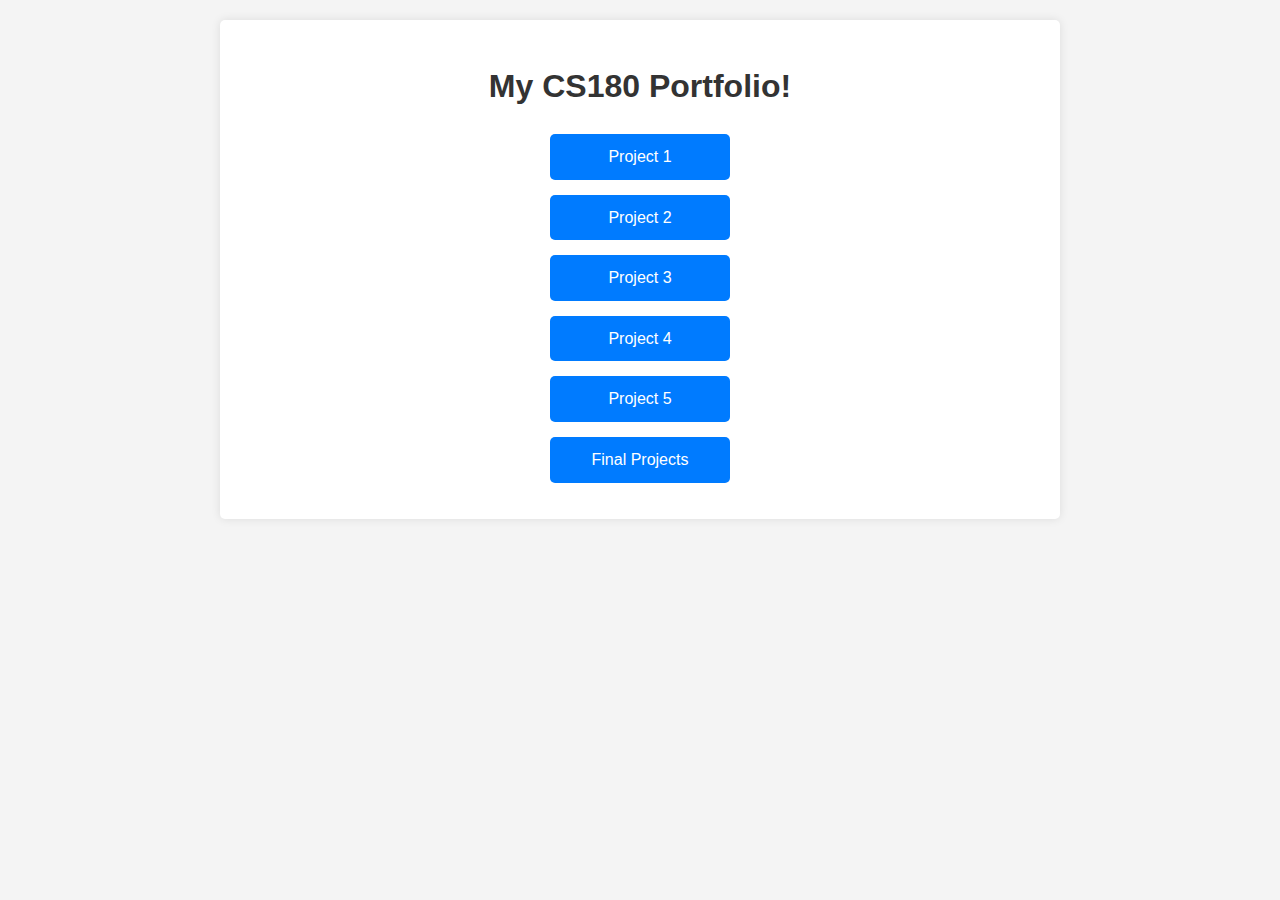
<file: index.html>
<!DOCTYPE html>
<html lang="en">
  <head>
    <meta charset="UTF-8" />
    <meta name="viewport" content="width=device-width, initial-scale=1.0" />
    <style>
      body {
        font-family: Arial, sans-serif;
        line-height: 1.6;
        margin: 0;
        padding: 20px;
        background-color: #f4f4f4;
      }
      .container {
        max-width: 800px;
        margin: 0 auto;
        background-color: white;
        padding: 20px;
        border-radius: 5px;
        box-shadow: 0 0 10px rgba(0, 0, 0, 0.1);
      }
      h1 {
        color: #333;
        text-align: center;
      }
      .project-links {
        list-style-type: none;
        padding: 0;
        text-align: center;
      }
      .project-links li {
        margin-bottom: 15px;
      }
      .project-links a {
        display: inline-block;
        padding: 10px 15px;
        background-color: #007bff;
        color: white;
        text-decoration: none;
        border-radius: 5px;
        transition: background-color 0.3s;
        min-width: 150px;
      }
      .project-links a:hover {
        background-color: #0056b3;
      }
    </style>
  </head>
  <body>
    <div class="container">
      <h1>My CS180 Portfolio!</h1>
      <ul class="project-links">
        <li><a href="./proj1/index.html">Project 1</a></li>
        <li><a href="./proj2/index.html">Project 2</a></li>
        <li><a href="./proj3/index.html">Project 3</a></li>
        <li><a href="./proj4/index.html">Project 4</a></li>
        <li><a href="./proj5/index.html">Project 5</a></li>
        <li><a href="./final_proj/index.html">Final Projects</a></li>
      </ul>
    </div>
  </body>
</html>
</file>
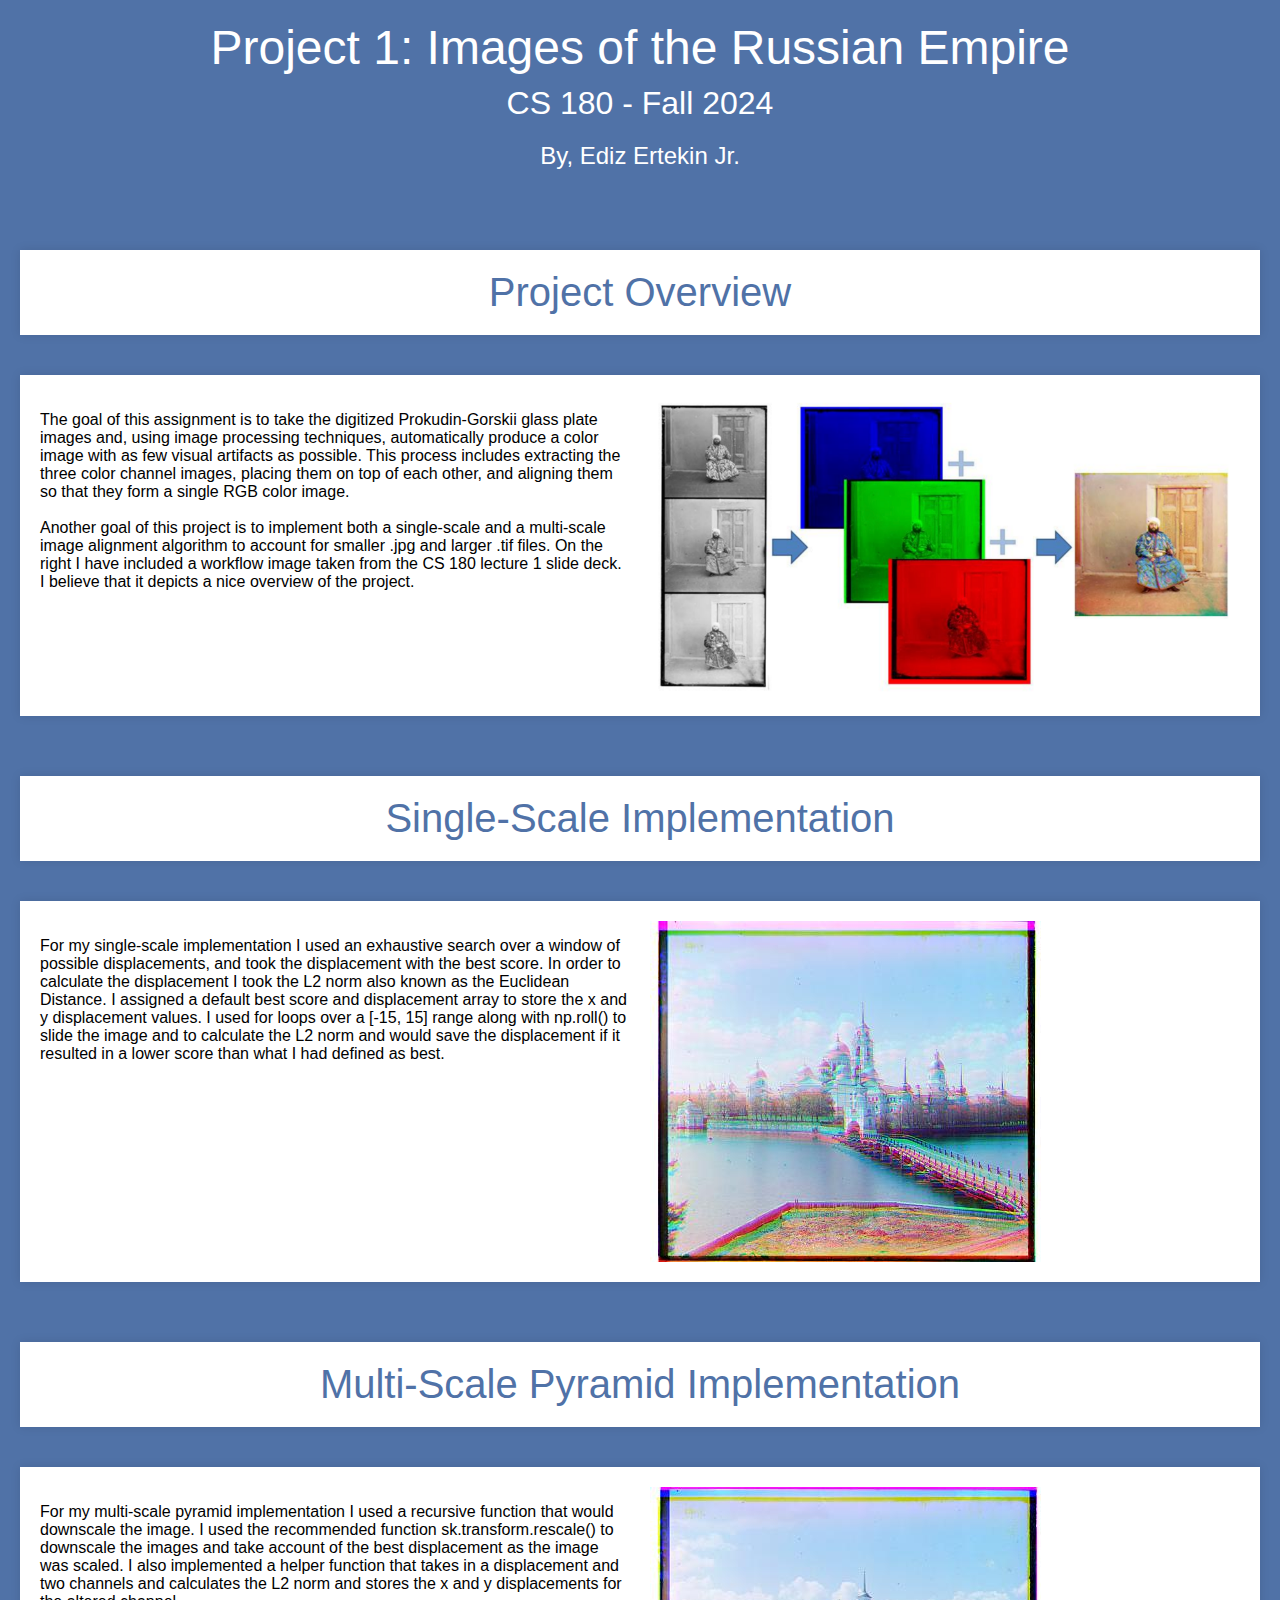
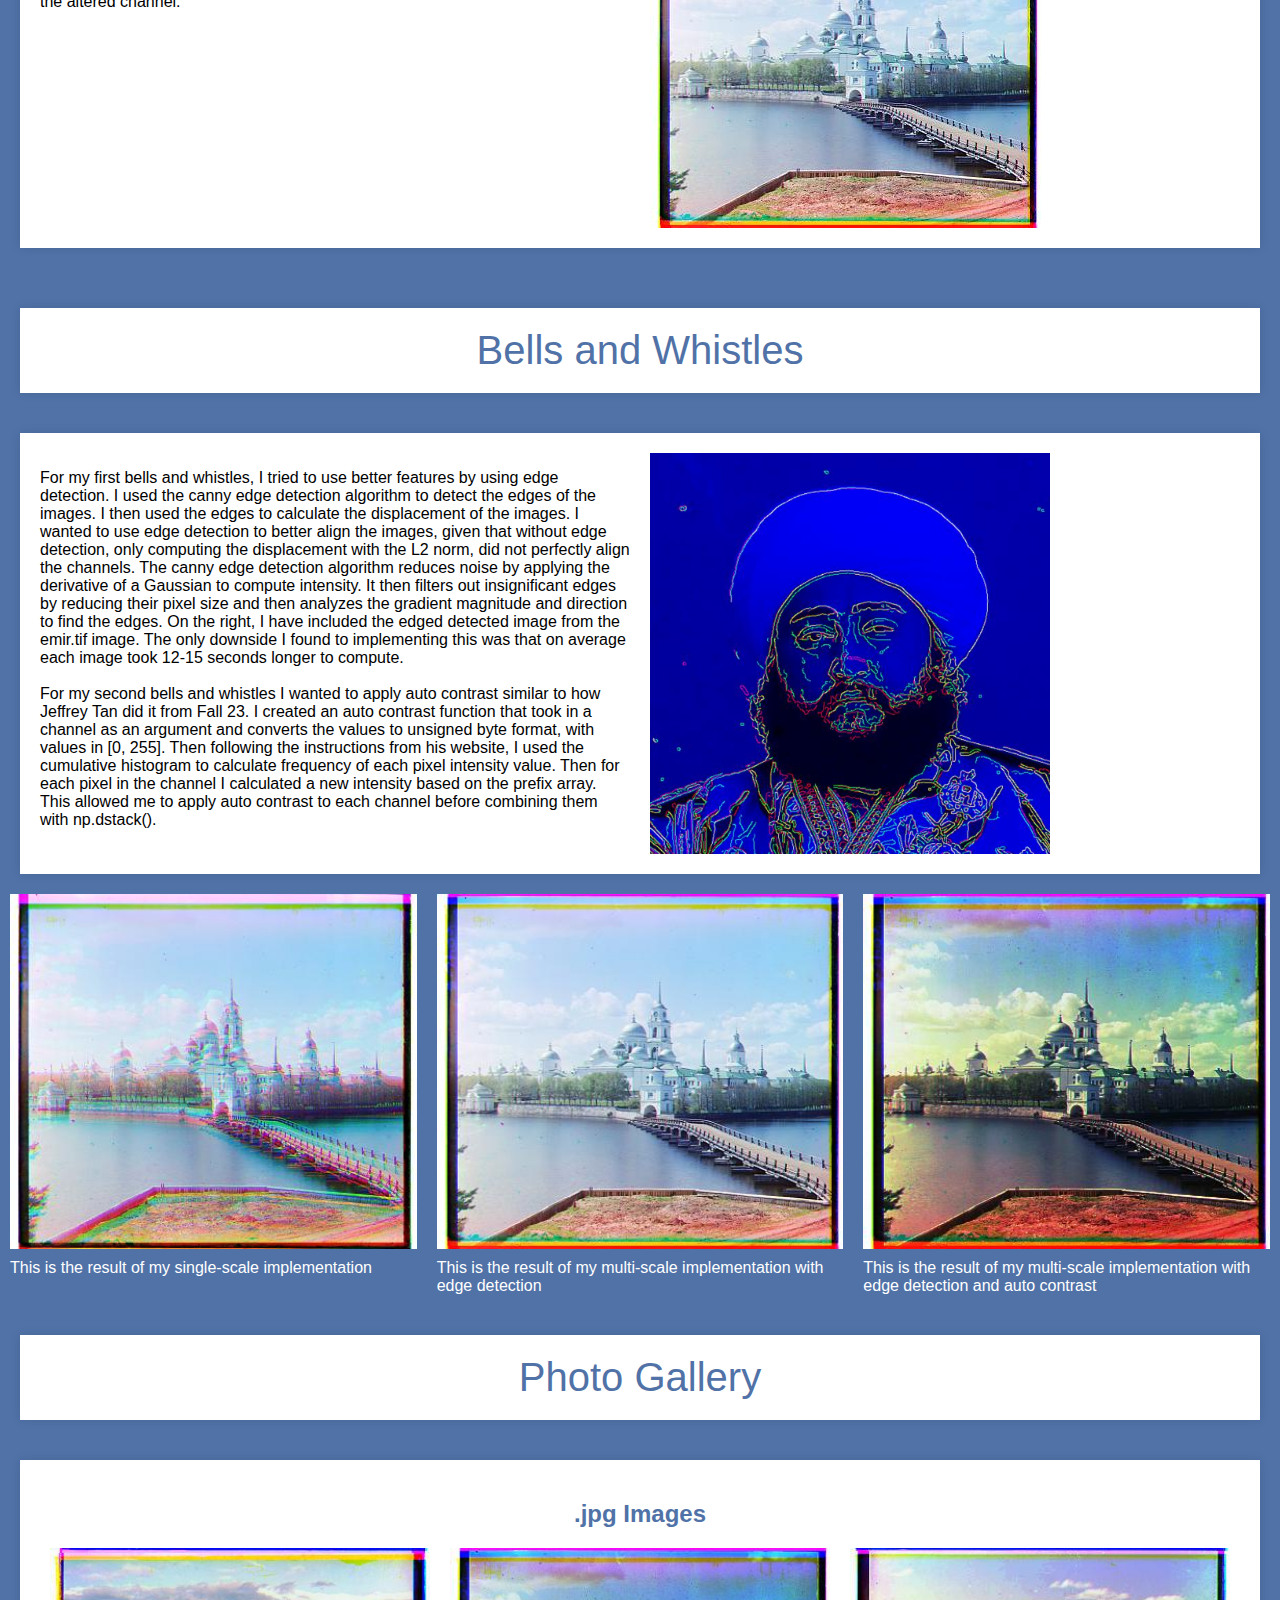
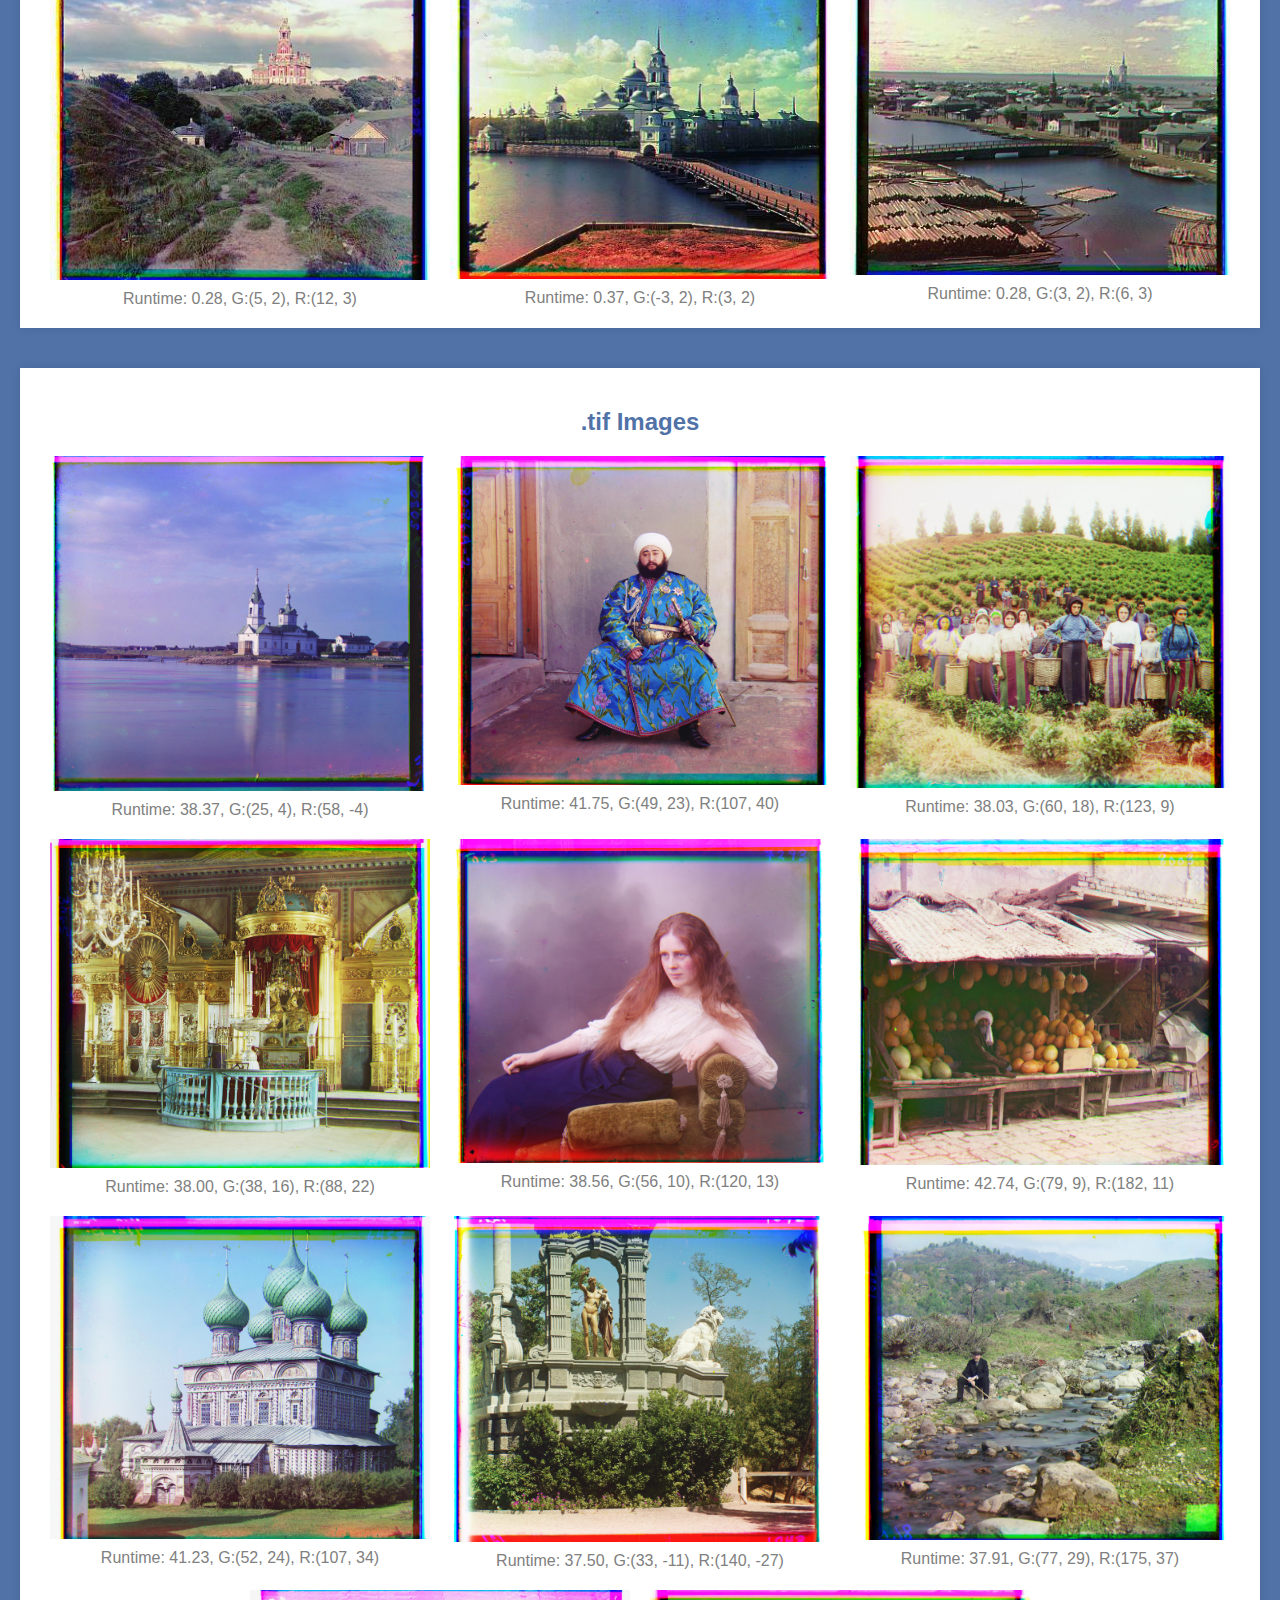
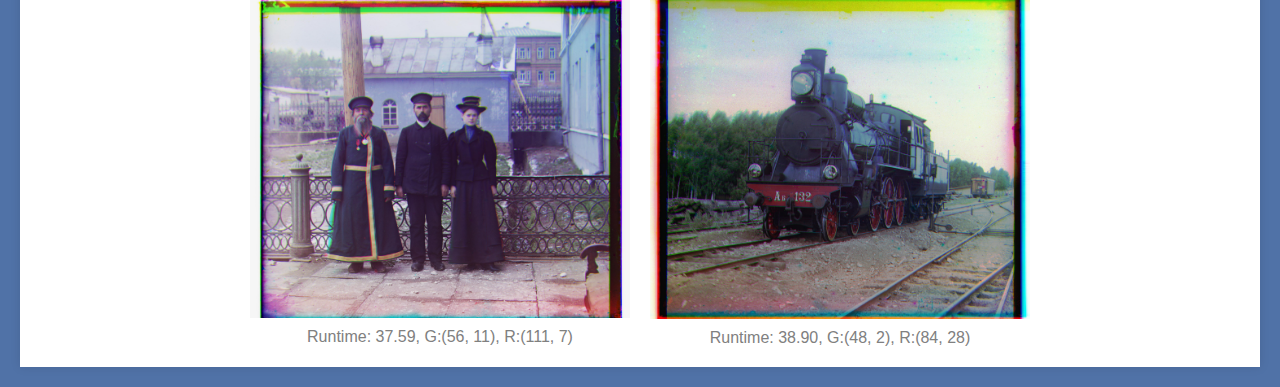
<file: proj1/index.html>
<!DOCTYPE html>
<html>
  <head>
    <title>Project 1</title>
    <style>
      body {
        font-family: Arial, sans-serif;
        margin: 0;
        padding: 0;
        background-color: #5072a7; /* Background color */
        color: white; /* Font color */
        display: flex;
        flex-direction: column;
        align-items: center;
      }
      .container {
        text-align: center;
        padding: 20px;
      }
      .title {
        font-size: 3em;
        margin-bottom: 10px;
      }
      .subtitle {
        font-size: 2em;
        margin-bottom: 20px;
      }
      .author {
        font-size: 1.5em;
        margin-bottom: 20px;
      }
      .content {
        display: flex;
        justify-content: center;
        align-items: flex-start;
        width: 100%;
        max-width: 1200px;
        margin: 20px 0;
        padding: 20px;
        background-color: #fff;
        box-shadow: 0 0 10px rgba(0, 0, 0, 0.1);
        color: black; /* Ensure text inside content sections is readable */
      }
      .text-box {
        flex: 1;
        margin-right: 20px;
      }
      .image {
        flex: 1;
      }
      .image img {
        max-width: 100%;
        height: auto;
        display: block;
      }
      .partition {
        width: 100%;
        max-width: 1200px;
        margin: 20px auto;
        padding: 20px;
        background-color: #fff;
        box-shadow: 0 0 10px rgba(0, 0, 0, 0.1);
        text-align: center;
      }
      .image-row {
        display: flex;
        flex-wrap: wrap;
        gap: 20px; /* Space between images */
        justify-content: center;
      }
      .image-item {
        flex: 1 1 calc(33.333% - 20px); /* 3 items per row minus gap */
        box-sizing: border-box;
        max-width: calc(33.333% - 20px); /* Ensure no overflow */
      }
      .image-item img {
        width: 100%;
        height: auto;
        display: block;
      }
      .caption {
        margin-top: 10px;
        font-size: 1em;
        color: grey;
      }
      .caption2 {
        margin-top: 10px;
        font-size: 1em;
        color: white;
      }
      .section-header {
        font-size: 2.5em;
        margin: 40px 0 20px;
        text-align: center;
        color: #5072a7; /* Slightly darker section header color */
      }
      .blue-text {
        color: #5072a7;
      }
      .white-text {
        color: white;
      }
    </style>
  </head>
  <body>
    <div class="container">
      <div class="title">Project 1: Images of the Russian Empire</div>
      <div class="subtitle">CS 180 - Fall 2024</div>
      <div class="author">By, Ediz Ertekin Jr.</div>
    </div>

    <div class="partition section-header">Project Overview</div>
    <div class="content">
      <div class="text-box">
        <p>
          The goal of this assignment is to take the digitized Prokudin-Gorskii
          glass plate images and, using image processing techniques,
          automatically produce a color image with as few visual artifacts as
          possible. This process includes extracting the three color channel
          images, placing them on top of each other, and aligning them so that
          they form a single RGB color image. <br /><br />
          Another goal of this project is to implement both a single-scale and a
          multi-scale image alignment algorithm to account for smaller .jpg and
          larger .tif files. On the right I have included a workflow image taken
          from the CS 180 lecture 1 slide deck. I believe that it depicts a nice
          overview of the project.
        </p>
      </div>
      <div class="image">
        <img src="photos/transition.png" alt="Intro Pic" />
      </div>
    </div>

    <div class="partition section-header">Single-Scale Implementation</div>
    <div class="content">
      <div class="text-box">
        <p>
          For my single-scale implementation I used an exhaustive search over a
          window of possible displacements, and took the displacement with the
          best score. In order to calculate the displacement I took the L2 norm
          also known as the Euclidean Distance. I assigned a default best score
          and displacement array to store the x and y displacement values. I
          used for loops over a [-15, 15] range along with np.roll() to slide
          the image and to calculate the L2 norm and would save the displacement
          if it resulted in a lower score than what I had defined as best.
        </p>
      </div>
      <div class="image">
        <img src="photos/monastery_aligned_naive.jpg" alt="Emir Selfie" />
      </div>
    </div>

    <div class="partition section-header">
      Multi-Scale Pyramid Implementation
    </div>
    <div class="content">
      <div class="text-box">
        <p>
          For my multi-scale pyramid implementation I used a recursive function
          that would downscale the image. I used the recommended function
          sk.transform.rescale() to downscale the images and take account of the
          best displacement as the image was scaled. I also implemented a helper
          function that takes in a displacement and two channels and calculates
          the L2 norm and stores the x and y displacements for the altered
          channel.
        </p>
      </div>
      <div class="image">
        <img src="photos/monastery.jpg" alt="Emir Selfie" />
      </div>
    </div>

    <div class="partition section-header">Bells and Whistles</div>
    <div class="content">
      <div class="text-box">
        <p>
          For my first bells and whistles, I tried to use better features by
          using edge detection. I used the canny edge detection algorithm to
          detect the edges of the images. I then used the edges to calculate the
          displacement of the images. I wanted to use edge detection to better
          align the images, given that without edge detection, only computing
          the displacement with the L2 norm, did not perfectly align the
          channels. The canny edge detection algorithm reduces noise by applying
          the derivative of a Gaussian to compute intensity. It then filters out
          insignificant edges by reducing their pixel size and then analyzes the
          gradient magnitude and direction to find the edges. On the right, I
          have included the edged detected image from the emir.tif image. The
          only downside I found to implementing this was that on average each
          image took 12-15 seconds longer to compute.<br /><br />

          For my second bells and whistles I wanted to apply auto contrast
          similar to how Jeffrey Tan did it from Fall 23. I created an auto
          contrast function that took in a channel as an argument and converts
          the values to unsigned byte format, with values in [0, 255]. Then
          following the instructions from his website, I used the cumulative
          histogram to calculate frequency of each pixel intensity value. Then
          for each pixel in the channel I calculated a new intensity based on
          the prefix array. This allowed me to apply auto contrast to each
          channel before combining them with np.dstack().
        </p>
      </div>
      <div class="image">
        <img src="photos/emir_headshot.png" alt="Emir Selfie" width="400" />
      </div>
    </div>

    <div class="image-row">
      <div class="image-item">
        <img src="photos/monastery_aligned_naive.jpg" alt="Monastery Image" />
        <div class="caption2">
          This is the result of my single-scale implementation
        </div>
      </div>
      <div class="image-item">
        <img src="photos/monastery.jpg" alt="Monastery Image" />
        <div class="caption2">
          This is the result of my multi-scale implementation with edge
          detection
        </div>
      </div>
      <div class="image-item">
        <img src="photos/monastery_contrast.jpg" alt="Monastery Image" />
        <div class="caption2">
          This is the result of my multi-scale implementation with edge
          detection and auto contrast
        </div>
      </div>
    </div>

    <div class="partition section-header">Photo Gallery</div>
    <div class="partition">
      <h2 class="blue-text">.jpg Images</h2>
      <div class="image-row">
        <div class="image-item">
          <img src="photos/cathedral.jpg" alt="Cathedral Image" />
          <div class="caption">Runtime: 0.28, G:(5, 2), R:(12, 3)</div>
        </div>
        <div class="image-item">
          <img src="photos/monastery_contrast.jpg" alt="Monastery Image" />
          <div class="caption">Runtime: 0.37, G:(-3, 2), R:(3, 2)</div>
        </div>
        <div class="image-item">
          <img src="photos/tobolsk.jpg" alt="Tobolsk Image" />
          <div class="caption">Runtime: 0.28, G:(3, 2), R:(6, 3)</div>
        </div>
      </div>
    </div>

    <div class="partition">
      <h2 class="blue-text">.tif Images</h2>
      <div class="image-row">
        <div class="image-item">
          <img src="photos/church.jpg" alt="Church Image" />
          <div class="caption">Runtime: 38.37, G:(25, 4), R:(58, -4)</div>
        </div>
        <div class="image-item">
          <img src="photos/emir.jpg" alt="Emir Image" />
          <div class="caption">Runtime: 41.75, G:(49, 23), R:(107, 40)</div>
        </div>
        <div class="image-item">
          <img src="photos/harvesters.jpg" alt="Harvesters Image" />
          <div class="caption">Runtime: 38.03, G:(60, 18), R:(123, 9)</div>
        </div>
        <div class="image-item">
          <img src="photos/icon.jpg" alt="Icon Image" />
          <div class="caption">Runtime: 38.00, G:(38, 16), R:(88, 22)</div>
        </div>
        <div class="image-item">
          <img src="photos/lady.jpg" alt="Lady Image" />
          <div class="caption">Runtime: 38.56, G:(56, 10), R:(120, 13)</div>
        </div>
        <div class="image-item">
          <img src="photos/melons.jpg" alt="Melons Image" />
          <div class="caption">Runtime: 42.74, G:(79, 9), R:(182, 11)</div>
        </div>
        <div class="image-item">
          <img src="photos/onion_church.jpg" alt="Onion Church Image" />
          <div class="caption">Runtime: 41.23, G:(52, 24), R:(107, 34)</div>
        </div>
        <div class="image-item">
          <img src="photos/sculpture.jpg" alt="Sculpture Image" />
          <div class="caption">Runtime: 37.50, G:(33, -11), R:(140, -27)</div>
        </div>
        <div class="image-item">
          <img src="photos/self_portrait.jpg" alt="Self Portrait Image" />
          <div class="caption">Runtime: 37.91, G:(77, 29), R:(175, 37)</div>
        </div>
        <div class="image-item">
          <img src="photos/three_generations.jpg" alt="Generations Image" />
          <div class="caption">Runtime: 37.59, G:(56, 11), R:(111, 7)</div>
        </div>
        <div class="image-item">
          <img src="photos/train.jpg" alt="Train Image" />
          <div class="caption">Runtime: 38.90, G:(48, 2), R:(84, 28)</div>
        </div>
      </div>
    </div>
  </body>
</html>
</file>
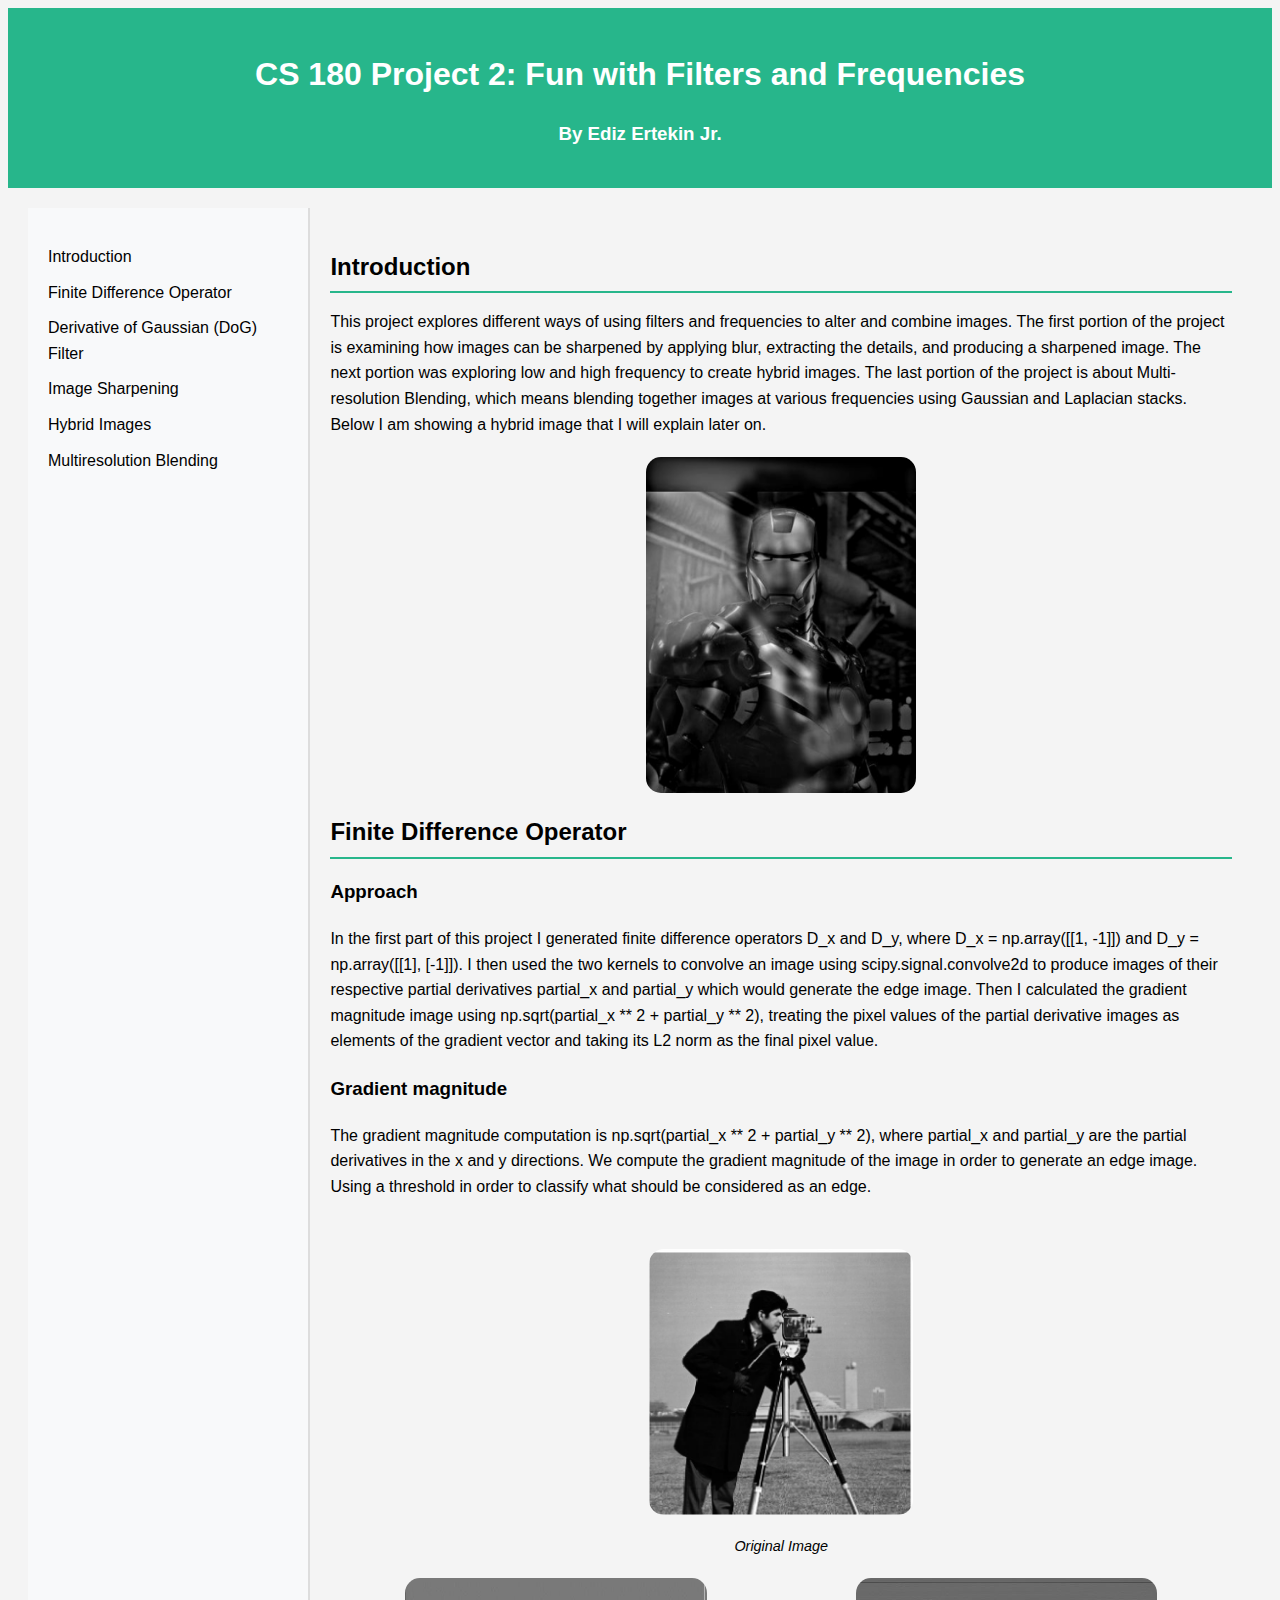
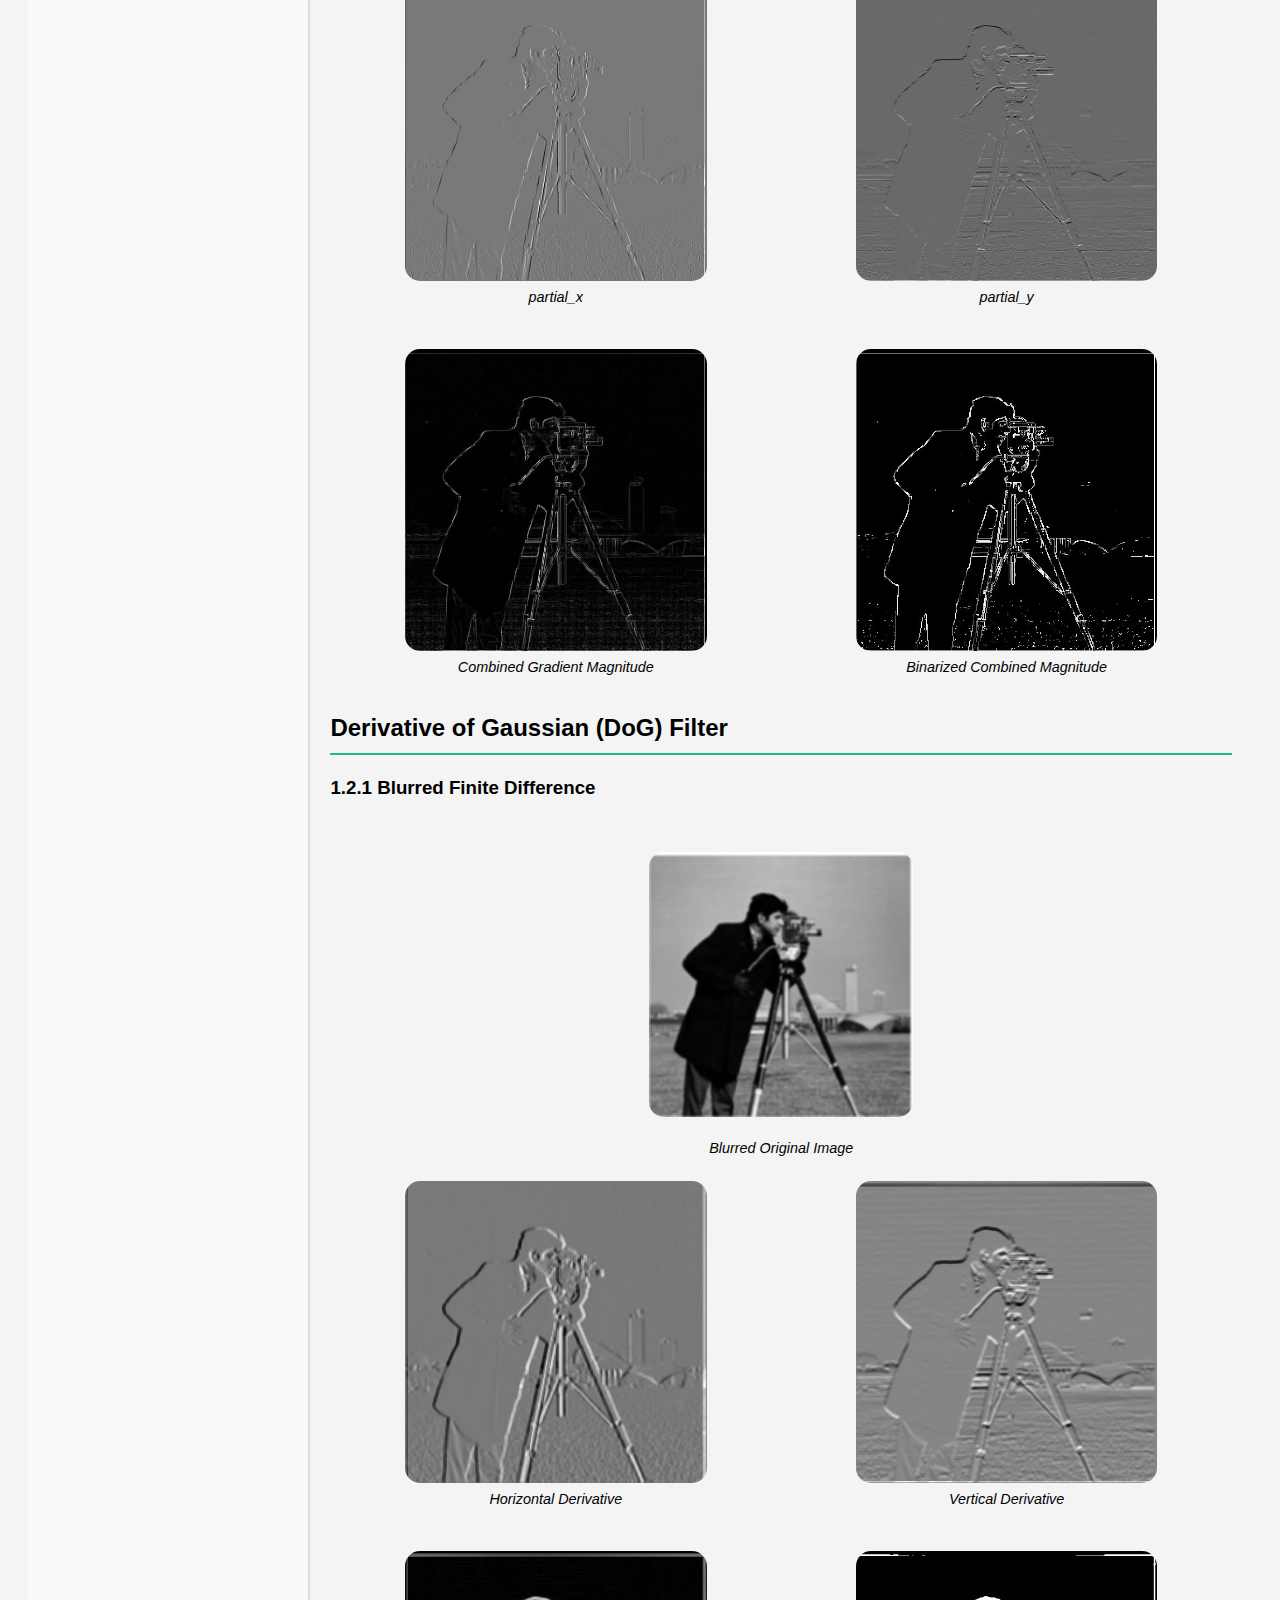
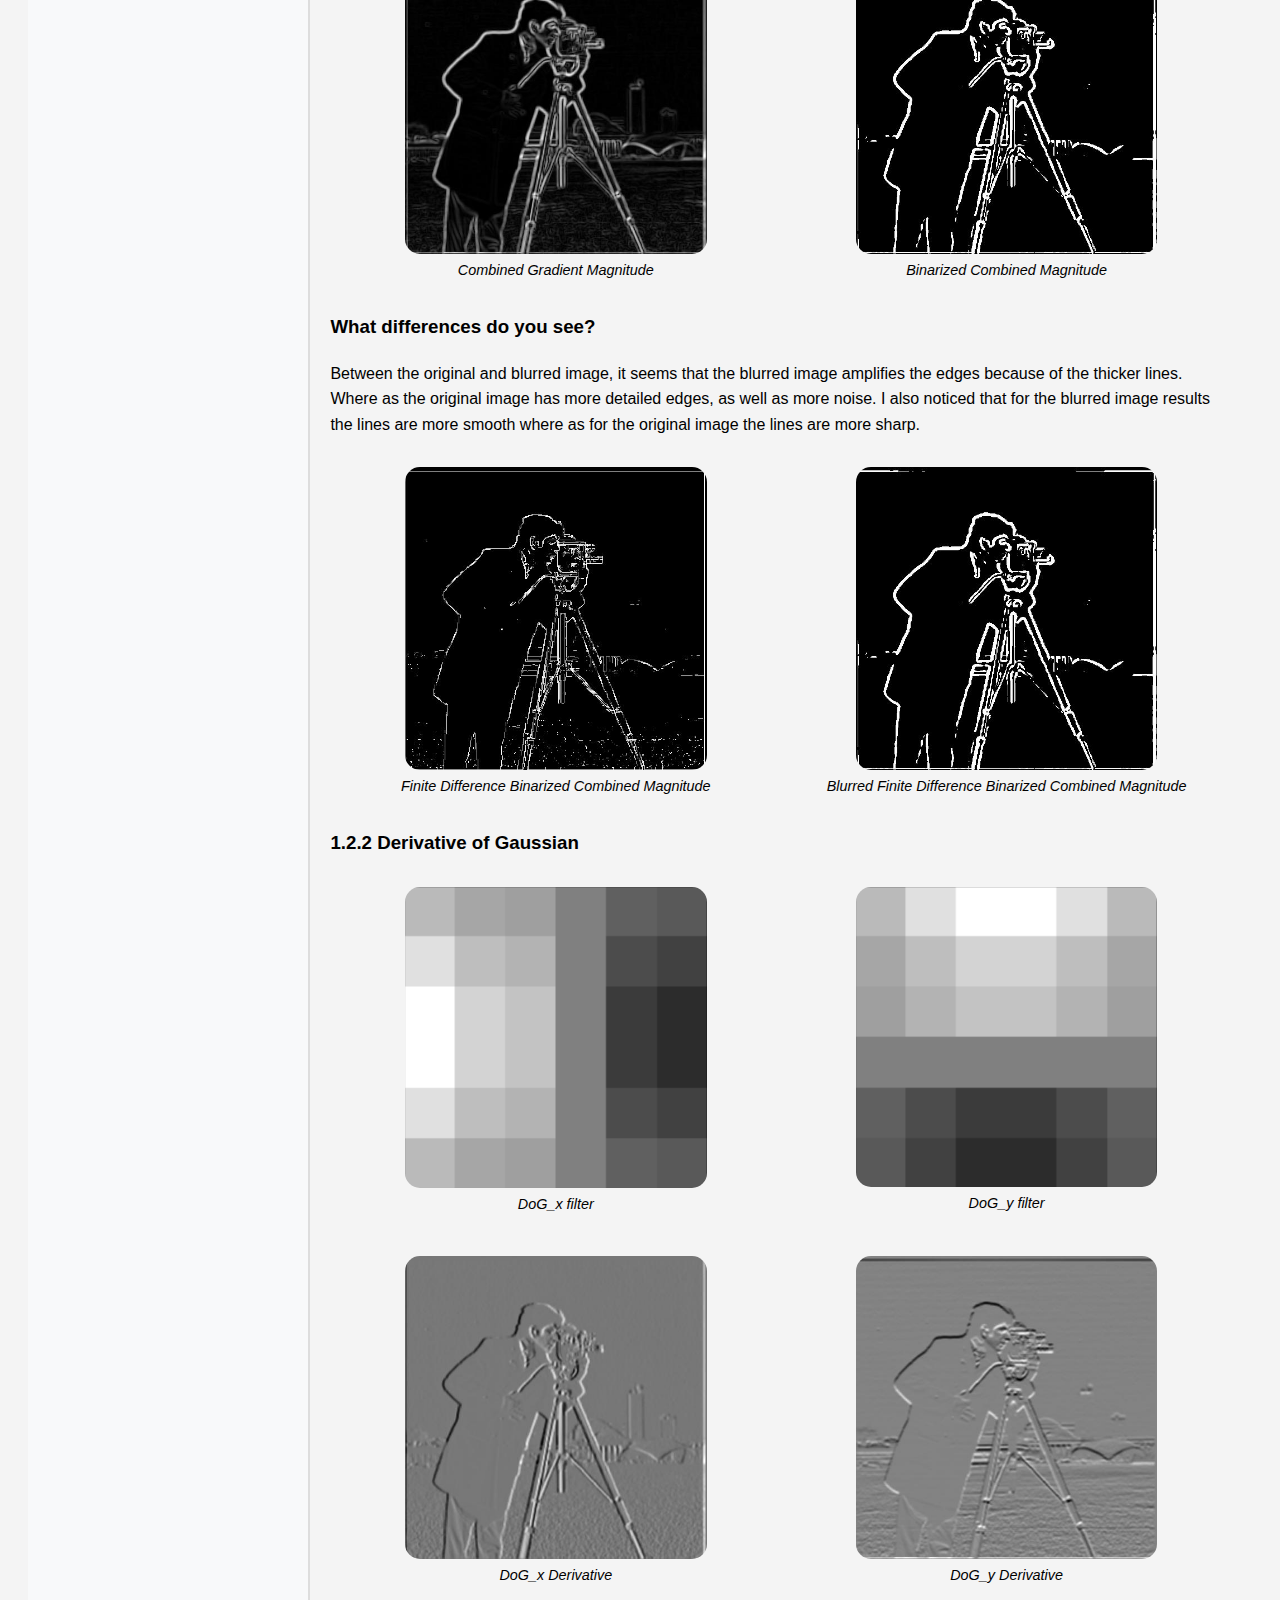
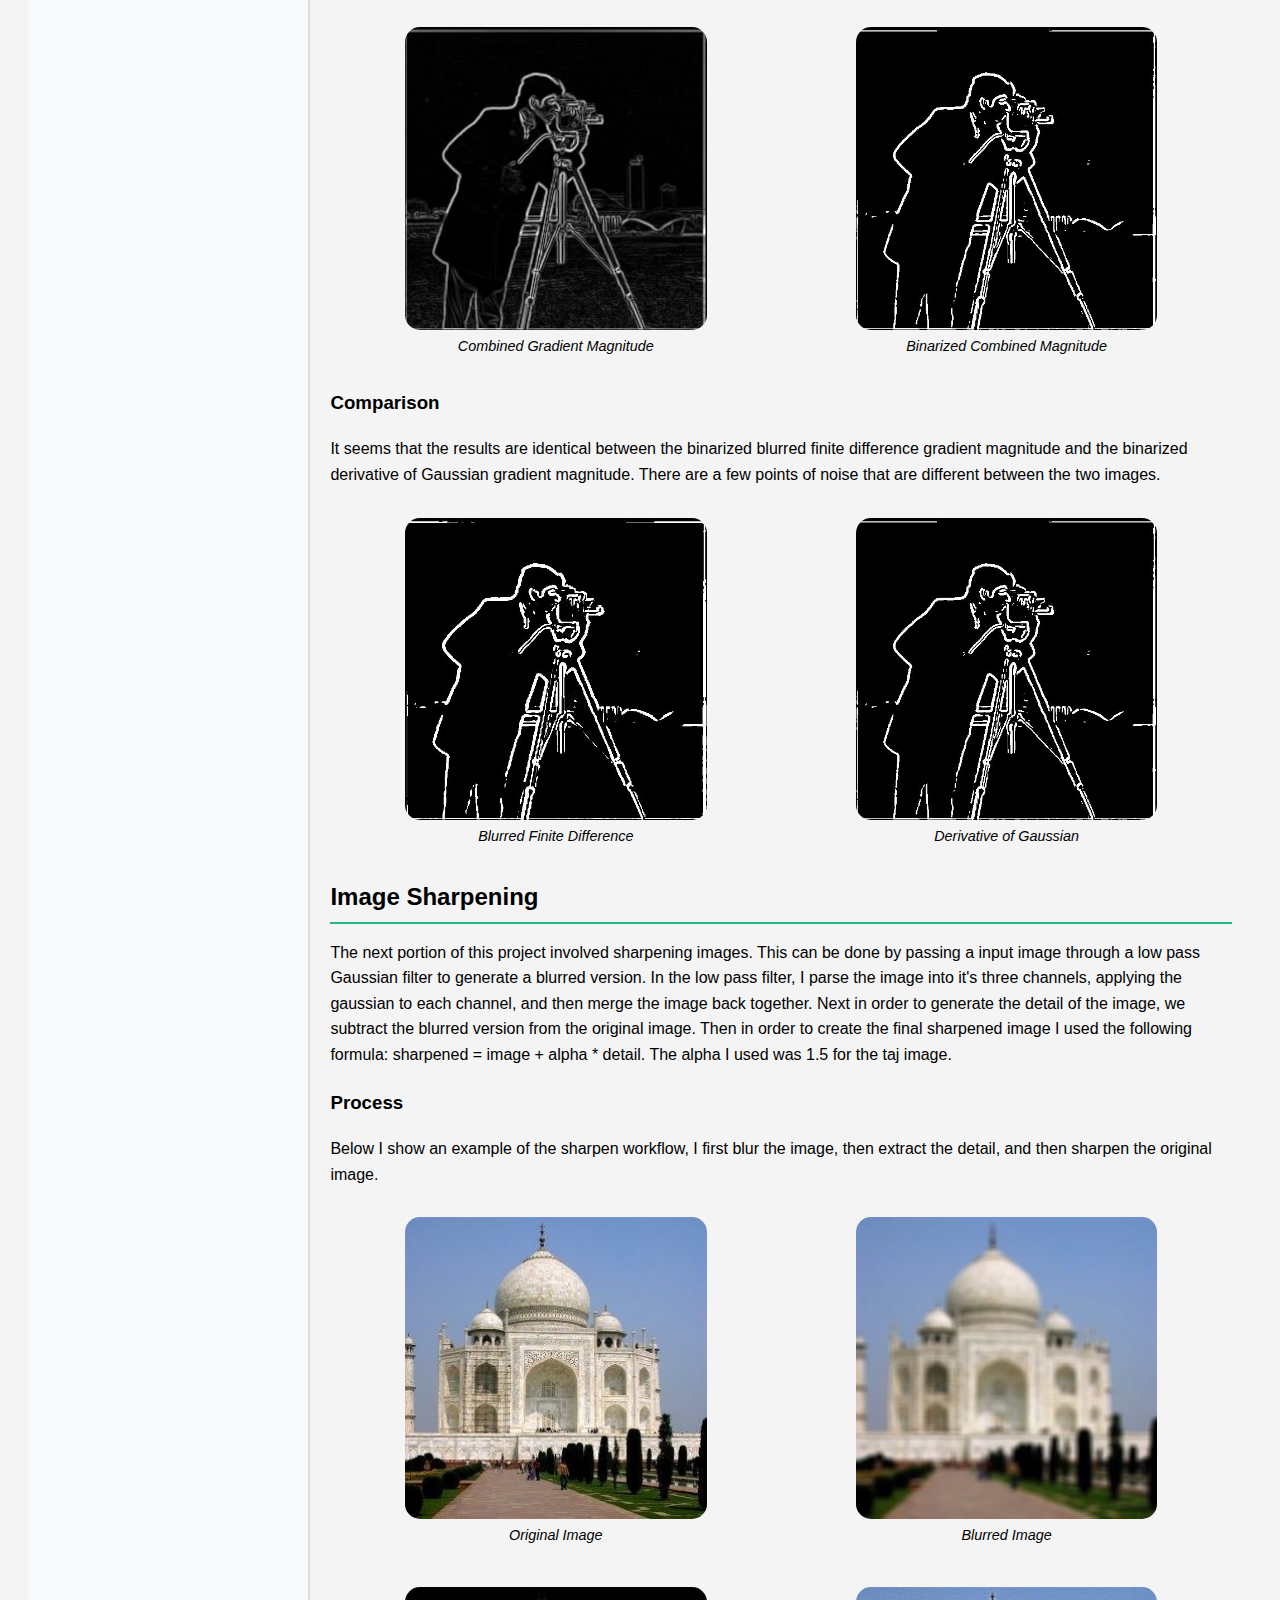
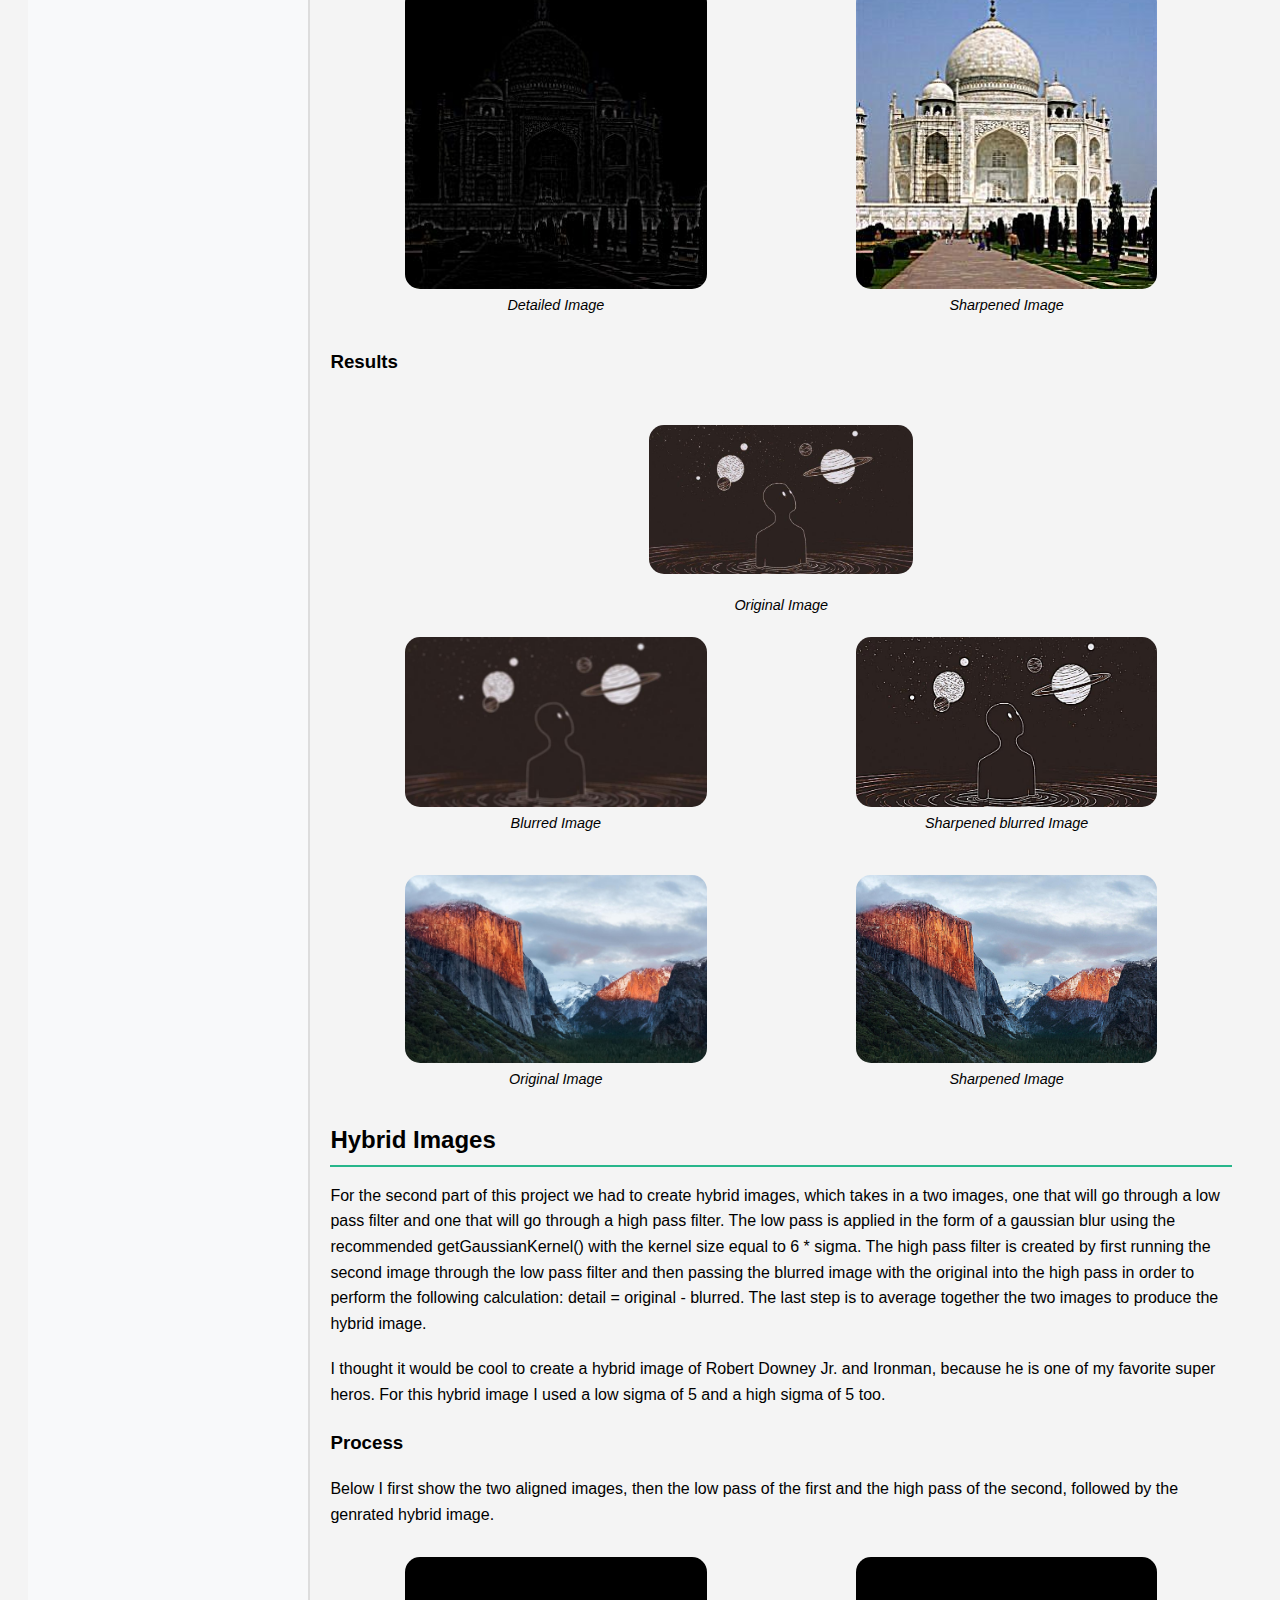
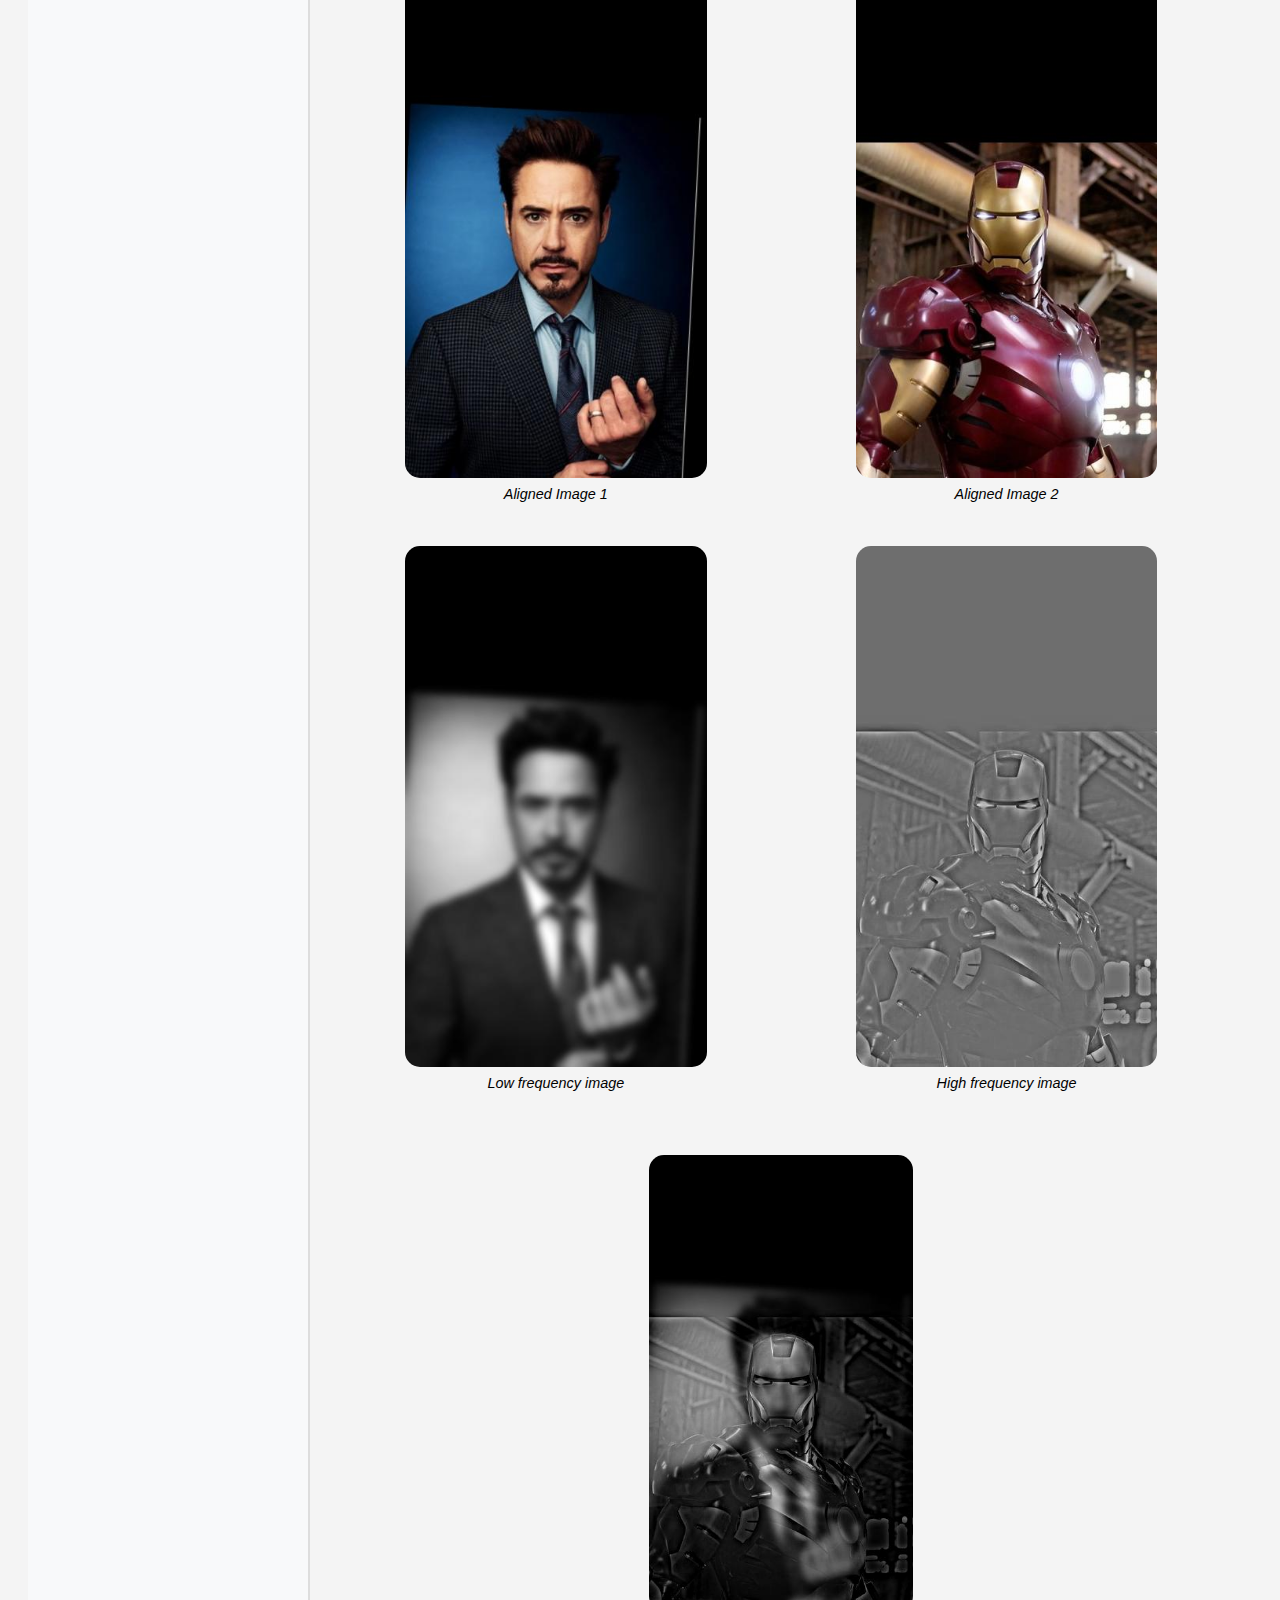
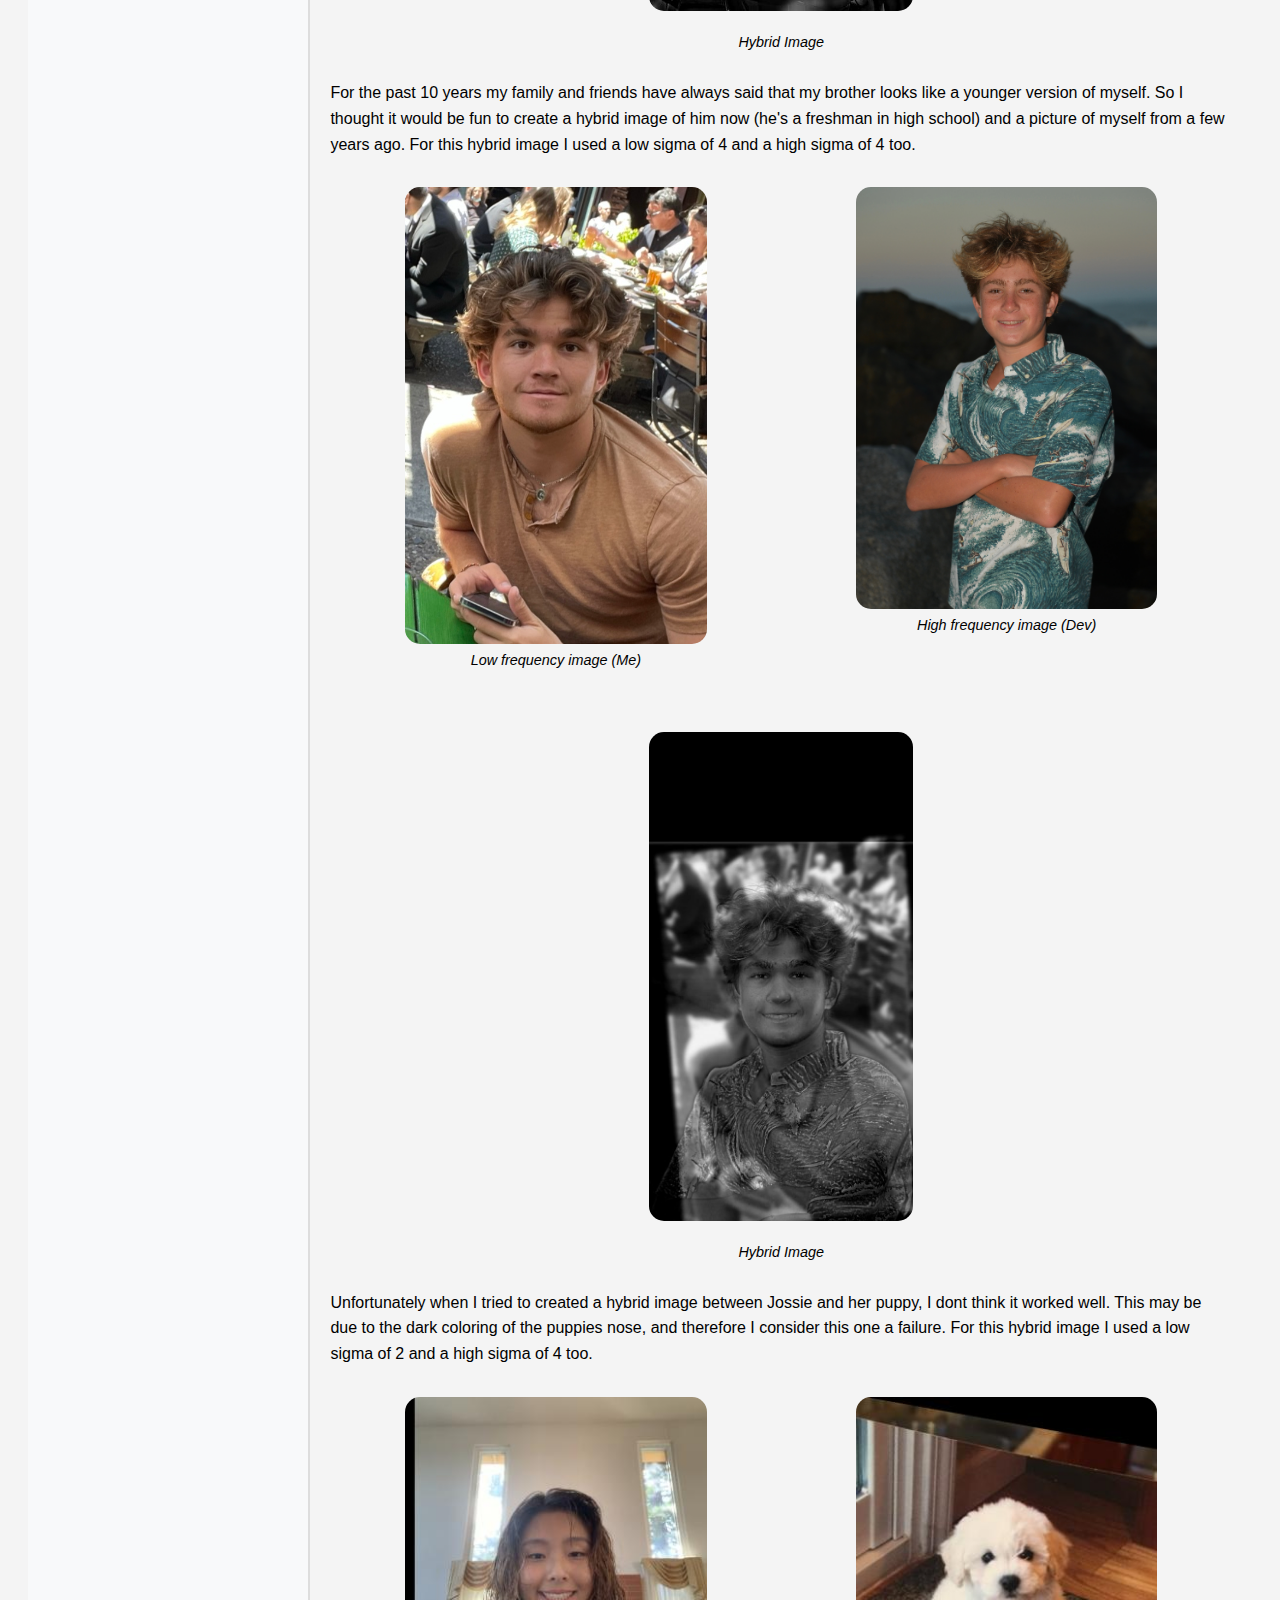
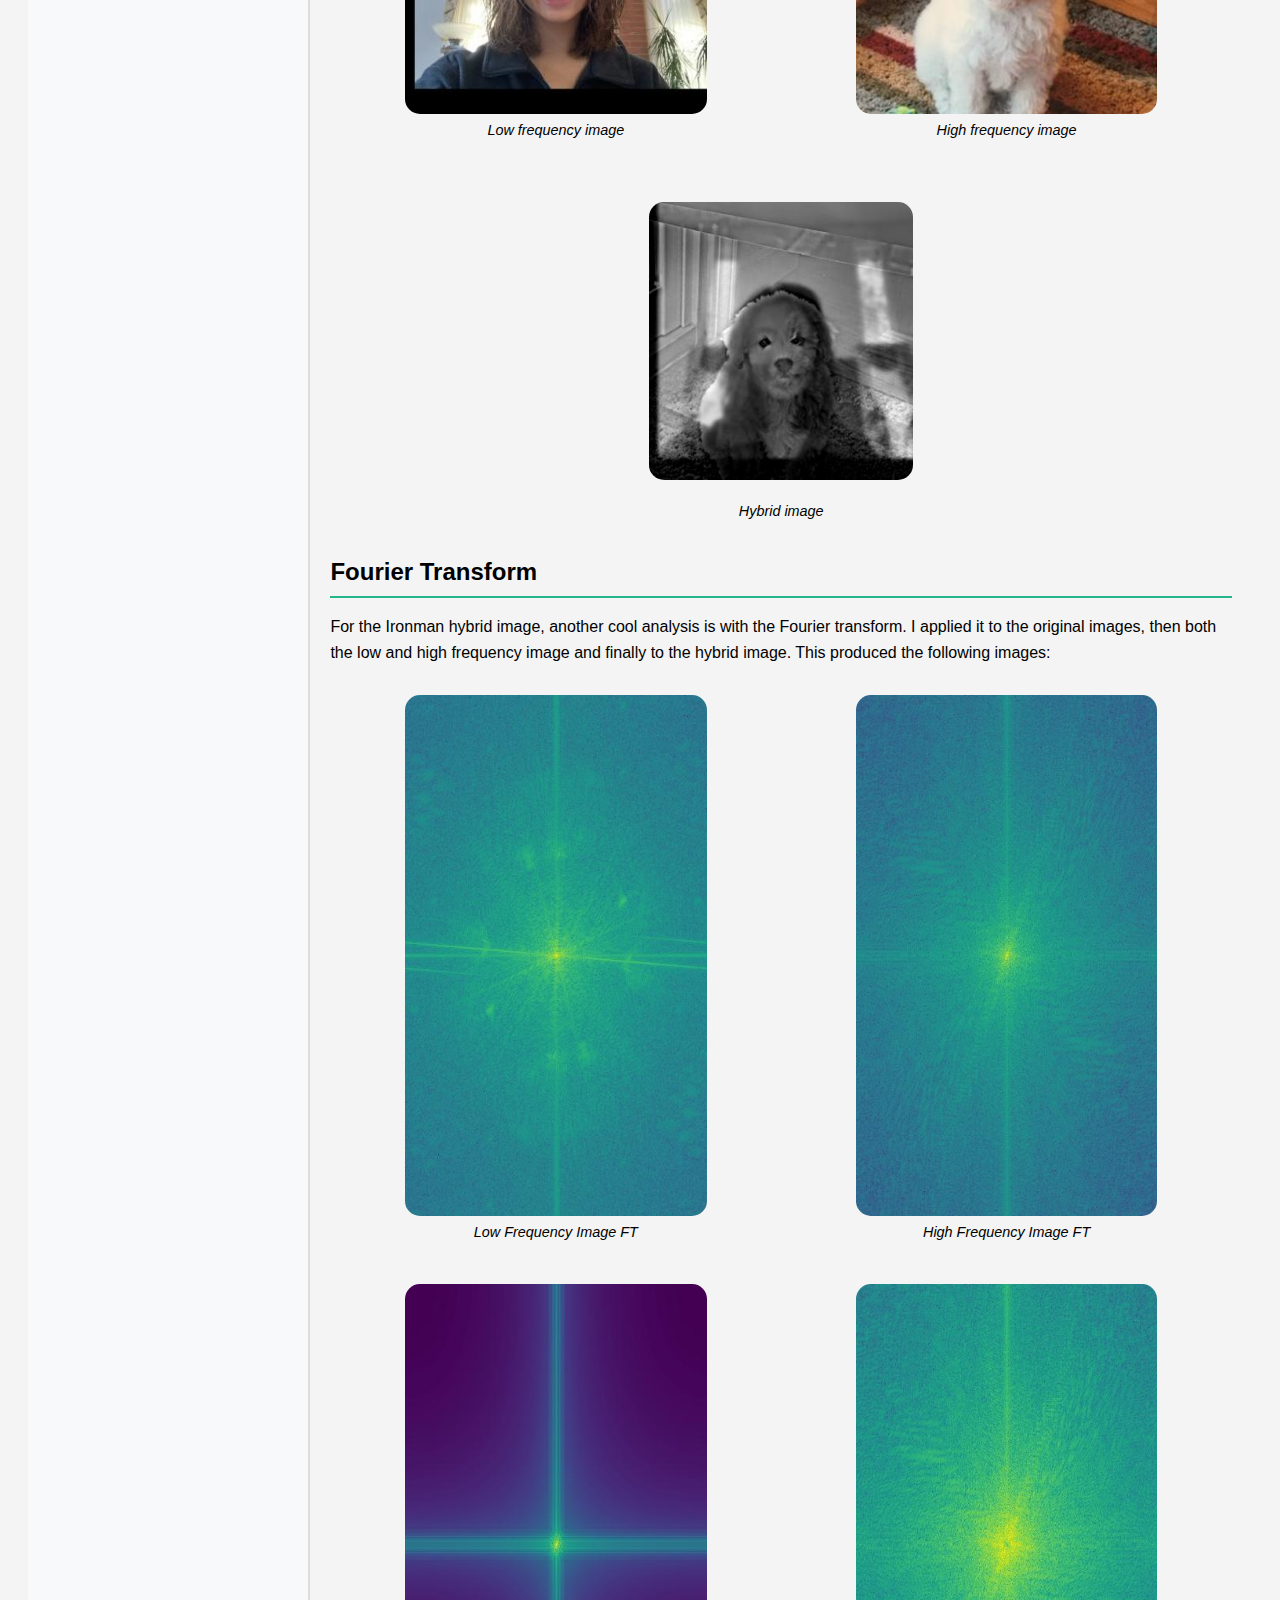
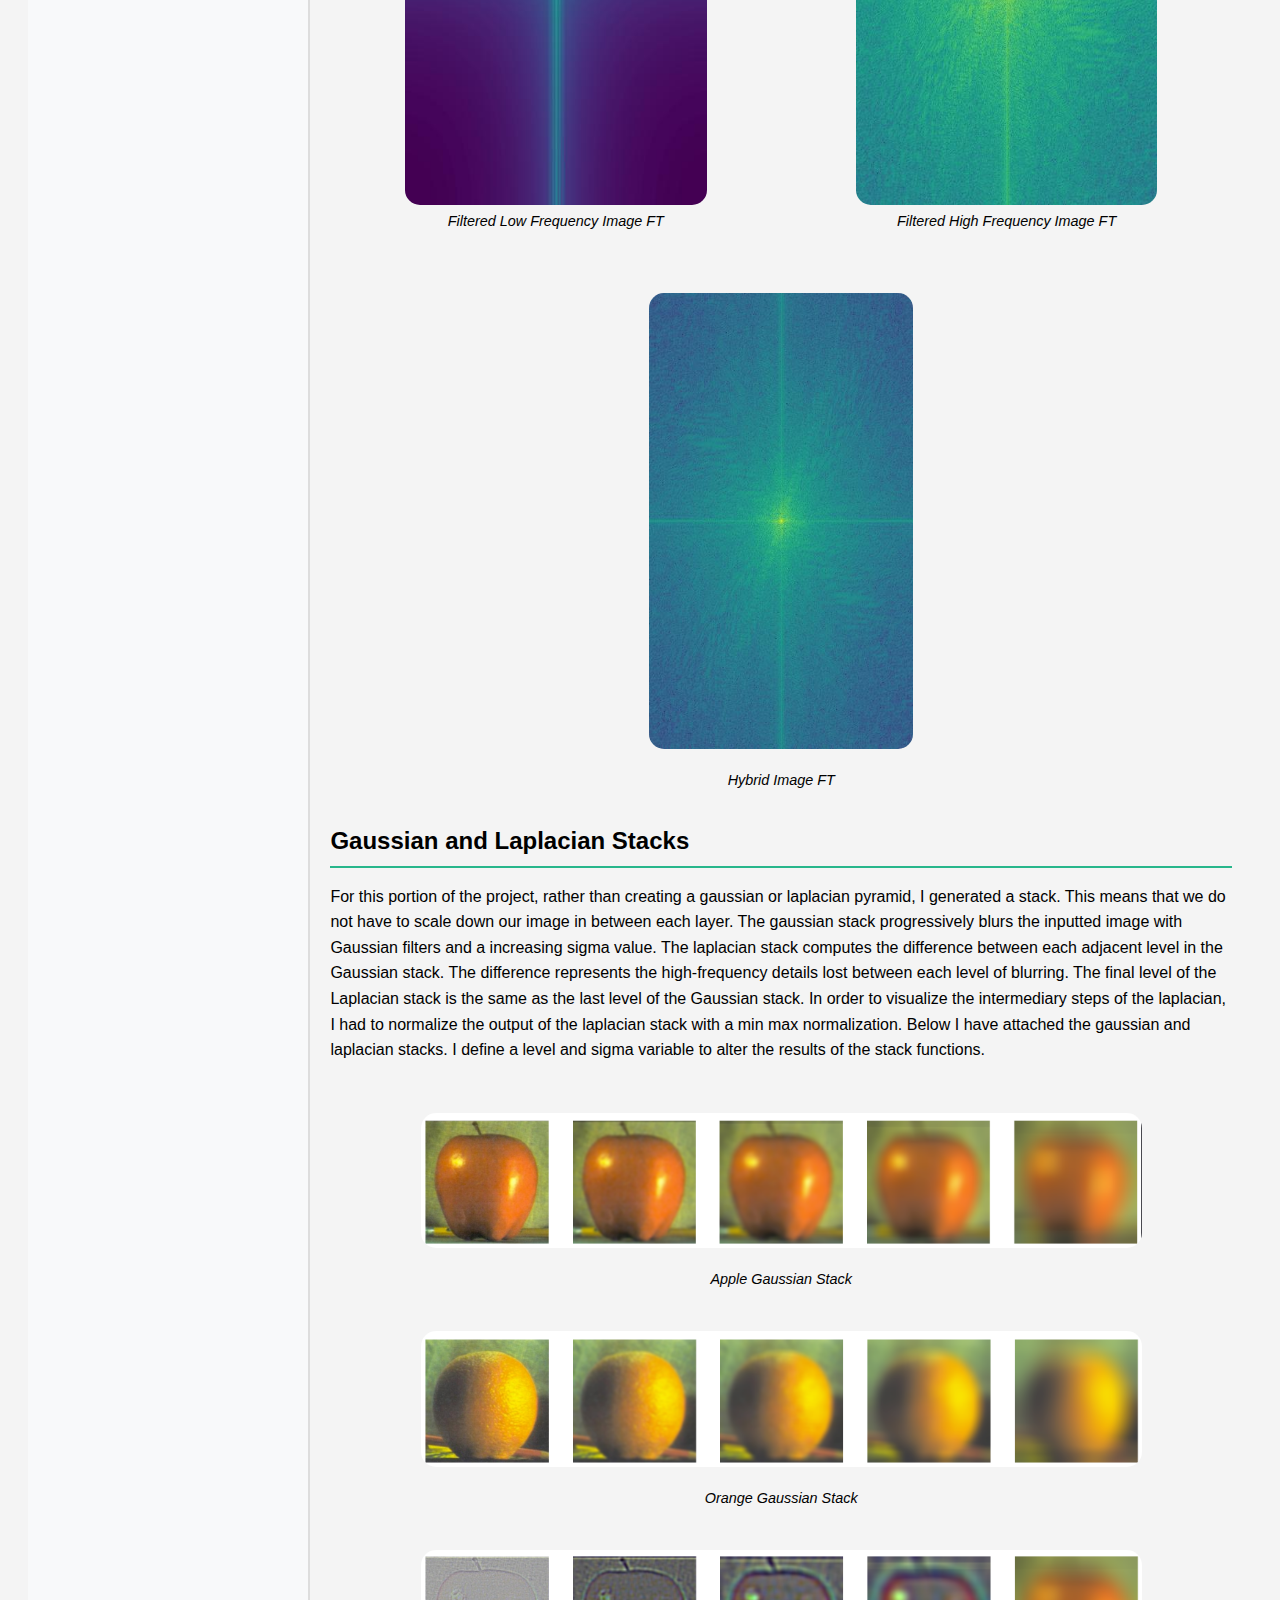
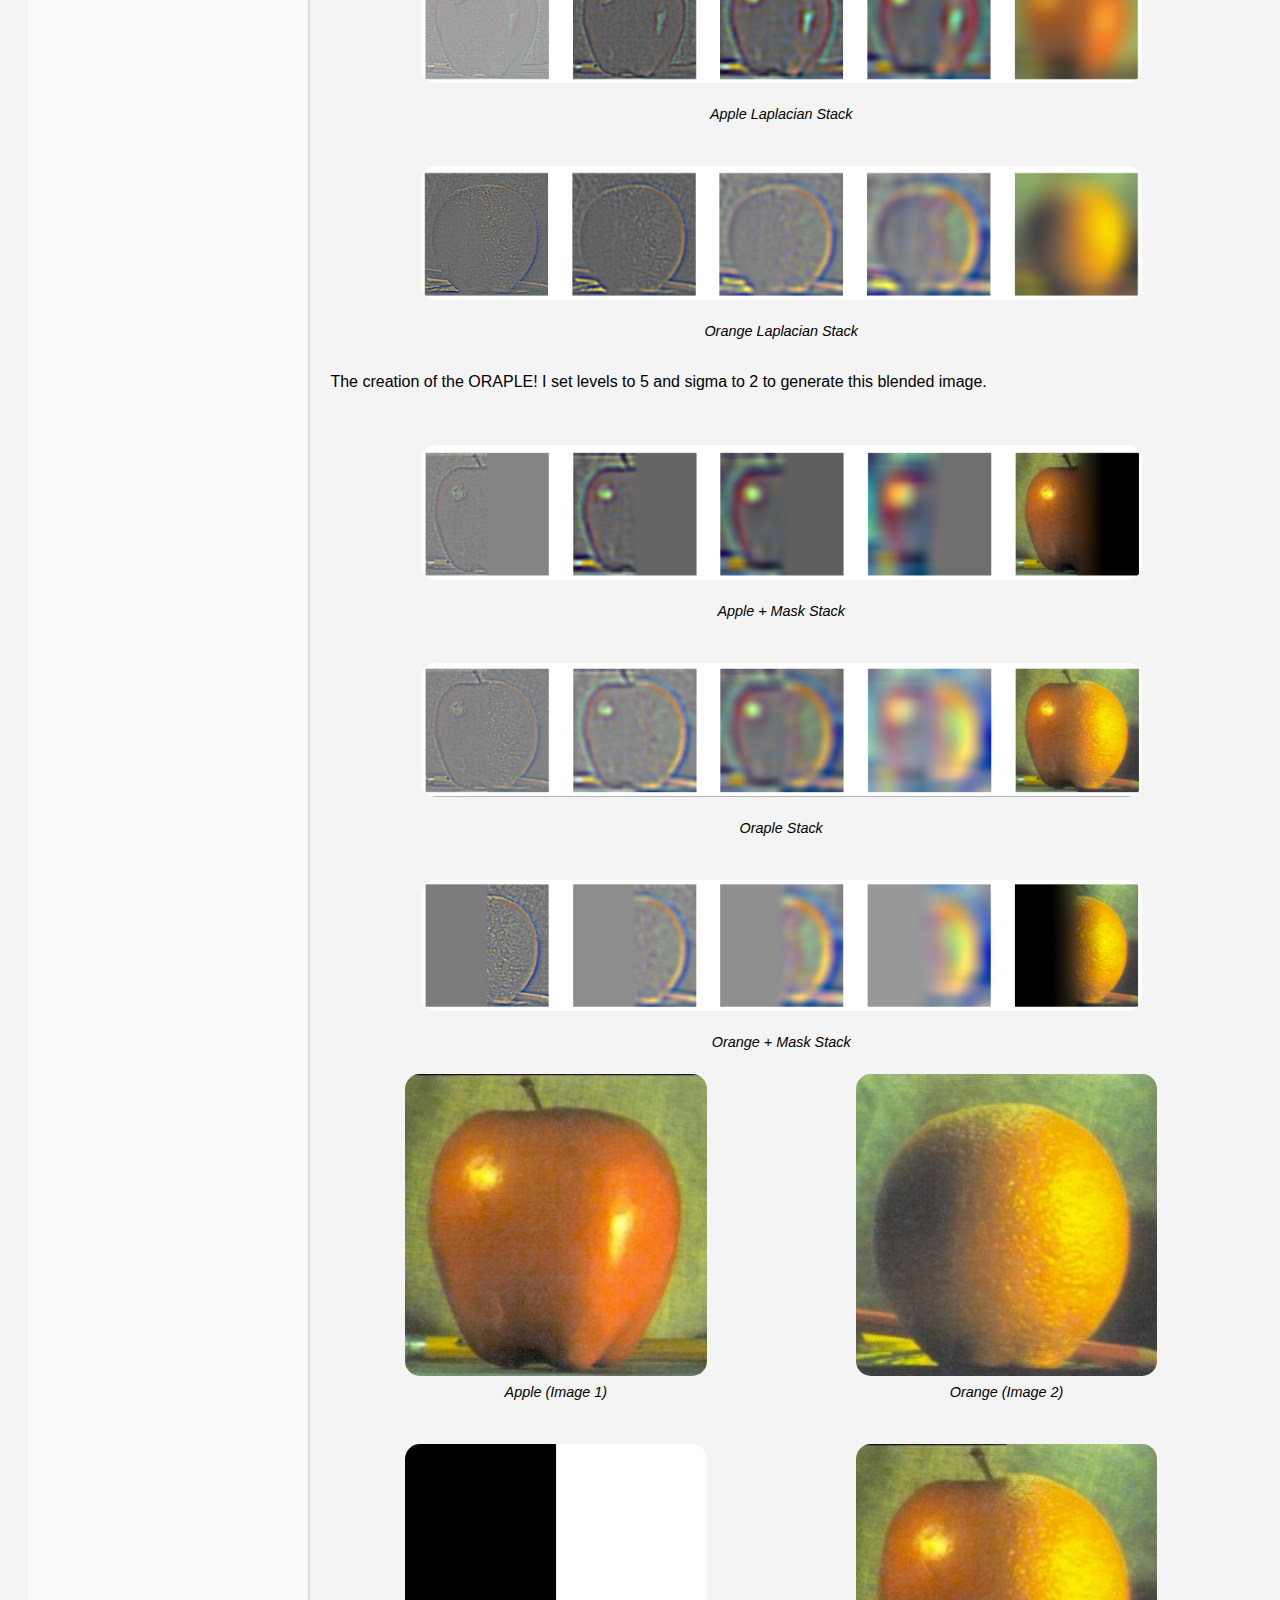
<file: proj2/index.html>
<!DOCTYPE html>
<html lang="en">
  <head>
    <meta charset="UTF-8" />
    <meta name="viewport" content="width=device-width, initial-scale=1.0" />
    <title>CS 180 Project 2 - Fun with Filters and Frequencies</title>
    <link rel="stylesheet" href="style.css" />
  </head>
  <body>
    <div class="header">
      <h1>CS 180 Project 2: Fun with Filters and Frequencies</h1>
      <h3>By Ediz Ertekin Jr.</h3>
    </div>

    <div class="main-container">
      <div class="sidebar">
        <ul>
          <li><a href="#introduction">Introduction</a></li>
          <li><a href="#finite-difference">Finite Difference Operator</a></li>
          <li><a href="#dog-filter">Derivative of Gaussian (DoG) Filter</a></li>
          <li><a href="#image-sharpening">Image Sharpening</a></li>
          <li><a href="#hybrid-images">Hybrid Images</a></li>
          <li>
            <a href="#multiresolution-blending">Multiresolution Blending</a>
          </li>
        </ul>
      </div>

      <div class="content">
        <h2 id="introduction">Introduction</h2>
        <p>
          This project explores different ways of using filters and frequencies
          to alter and combine images. The first portion of the project is
          examining how images can be sharpened by applying blur, extracting the
          details, and producing a sharpened image. The next portion was
          exploring low and high frequency to create hybrid images. The last
          portion of the project is about Multi-resolution Blending, which means
          blending together images at various frequencies using Gaussian and
          Laplacian stacks. Below I am showing a hybrid image that I will
          explain later on.
        </p>
        <img src="results/hybrid_2_cropped.png" alt="Intro Pic" />

        <h2 id="finite-difference">Finite Difference Operator</h2>
        <h3>Approach</h3>
        <p>
          In the first part of this project I generated finite difference
          operators D_x and D_y, where D_x = np.array([[1, -1]]) and D_y =
          np.array([[1], [-1]]). I then used the two kernels to convolve an
          image using scipy.signal.convolve2d to produce images of their
          respective partial derivatives partial_x and partial_y which would
          generate the edge image. Then I calculated the gradient magnitude
          image using np.sqrt(partial_x ** 2 + partial_y ** 2), treating the
          pixel values of the partial derivative images as elements of the
          gradient vector and taking its L2 norm as the final pixel value.
        </p>
        <h3>Gradient magnitude</h3>
        <p>
          The gradient magnitude computation is np.sqrt(partial_x ** 2 +
          partial_y ** 2), where partial_x and partial_y are the partial
          derivatives in the x and y directions. We compute the gradient
          magnitude of the image in order to generate an edge image. Using a
          threshold in order to classify what should be considered as an edge.
        </p>
        <figure>
          <img src="results/pic1.jpg" alt="Original Image" />
          <figcaption>Original Image</figcaption>
        </figure>
        <div class="image-container">
          <figure>
            <img src="results/pic2.jpg" alt="Horizontal Derivative" />
            <figcaption>partial_x</figcaption>
          </figure>
          <figure>
            <img src="results/pic3.jpg" alt="Vertical Derivative" />
            <figcaption>partial_y</figcaption>
          </figure>
        </div>
        <div class="image-container">
          <figure>
            <img src="results/pic4.jpg" alt="Combined Gradient Magnitude" />
            <figcaption>Combined Gradient Magnitude</figcaption>
          </figure>
          <figure>
            <img src="results/pic5.jpg" alt="Combined Gradient Magnitude" />
            <figcaption>Binarized Combined Magnitude</figcaption>
          </figure>
        </div>

        <h2 id="dog-filter">Derivative of Gaussian (DoG) Filter</h2>
        <h3>1.2.1 Blurred Finite Difference</h3>

        <figure>
          <img src="results/pic6.jpg" alt="Original Image" />
          <figcaption>Blurred Original Image</figcaption>
        </figure>
        <div class="image-container">
          <figure>
            <img src="results/pic7.jpg" alt="Horizontal Derivative" />
            <figcaption>Horizontal Derivative</figcaption>
          </figure>
          <figure>
            <img src="results/pic8.jpg" alt="Vertical Derivative" />
            <figcaption>Vertical Derivative</figcaption>
          </figure>
        </div>
        <div class="image-container">
          <figure>
            <img src="results/pic9.jpg" alt="Combined Gradient Magnitude" />
            <figcaption>Combined Gradient Magnitude</figcaption>
          </figure>
          <figure>
            <img src="results/pic10.jpg" alt="Binarized Gradient Magnitude" />
            <figcaption>Binarized Combined Magnitude</figcaption>
          </figure>
        </div>

        <h3>What differences do you see?</h3>
        <p>
          Between the original and blurred image, it seems that the blurred
          image amplifies the edges because of the thicker lines. Where as the
          original image has more detailed edges, as well as more noise. I also
          noticed that for the blurred image results the lines are more smooth
          where as for the original image the lines are more sharp.
        </p>

        <div class="image-container">
          <figure>
            <img src="results/pic5.jpg" alt="comp 1" />
            <figcaption>
              Finite Difference Binarized Combined Magnitude
            </figcaption>
          </figure>
          <figure>
            <img src="results/pic10.jpg" alt="comp 2" />
            <figcaption>
              Blurred Finite Difference Binarized Combined Magnitude
            </figcaption>
          </figure>
        </div>

        <h3 id="finite-difference-approach">1.2.2 Derivative of Gaussian</h3>

        <div class="image-container">
          <figure>
            <img src="results/pic11.png" alt="DoG_x filter" />
            <figcaption>DoG_x filter</figcaption>
          </figure>
          <figure>
            <img src="results/pic12.png" alt="DoG_y filter" />
            <figcaption>DoG_y filter</figcaption>
          </figure>
        </div>

        <div class="image-container">
          <figure>
            <img src="results/pic13.jpg" alt="DoG_x filter" />
            <figcaption>DoG_x Derivative</figcaption>
          </figure>
          <figure>
            <img src="results/pic14.jpg" alt="DoG_y filter" />
            <figcaption>DoG_y Derivative</figcaption>
          </figure>
        </div>

        <div class="image-container">
          <figure>
            <img src="results/pic15.jpg" alt="Horizontal Derivative" />
            <figcaption>Combined Gradient Magnitude</figcaption>
          </figure>
          <figure>
            <img src="results/pic16.jpg" alt="Vertical Derivative" />
            <figcaption>Binarized Combined Magnitude</figcaption>
          </figure>
        </div>

        <h3>Comparison</h3>
        <p>
          It seems that the results are identical between the binarized blurred
          finite difference gradient magnitude and the binarized derivative of
          Gaussian gradient magnitude. There are a few points of noise that are
          different between the two images.
        </p>
        <div class="image-container">
          <figure>
            <img src="results/pic10.jpg" alt="Original Image" />
            <figcaption>Blurred Finite Difference</figcaption>
          </figure>
          <figure>
            <img src="results/pic16.jpg" alt="Horizontal Derivative" />
            <figcaption>Derivative of Gaussian</figcaption>
          </figure>
        </div>

        <h2 id="image-sharpening">Image Sharpening</h2>
        <p>
          The next portion of this project involved sharpening images. This can
          be done by passing a input image through a low pass Gaussian filter to
          generate a blurred version. In the low pass filter, I parse the image
          into it's three channels, applying the gaussian to each channel, and
          then merge the image back together. Next in order to generate the
          detail of the image, we subtract the blurred version from the original
          image. Then in order to create the final sharpened image I used the
          following formula: sharpened = image + alpha * detail. The alpha I
          used was 1.5 for the taj image.
        </p>

        <h3>Process</h3>
        <p>
          Below I show an example of the sharpen workflow, I first blur the
          image, then extract the detail, and then sharpen the original image.
        </p>

        <div class="image-container">
          <figure>
            <img src="results/taj.jpg" alt="taj input" />
            <figcaption>Original Image</figcaption>
          </figure>
          <figure>
            <img src="results/taj_blur.jpg" alt="taj blur" />
            <figcaption>Blurred Image</figcaption>
          </figure>
        </div>

        <div class="image-container">
          <figure>
            <img src="results/taj_detail.jpg" alt="taj detail" />
            <figcaption>Detailed Image</figcaption>
          </figure>
          <figure>
            <img src="results/taj_post.jpg" alt="taj sharp" />
            <figcaption>Sharpened Image</figcaption>
          </figure>
        </div>

        <h3>Results</h3>

        <figure>
          <img src="results/space.jpg" alt="space input" />
          <figcaption>Original Image</figcaption>
        </figure>

        <div class="image-container">
          <figure>
            <img src="results/space_blurr.jpg" alt="space input" />
            <figcaption>Blurred Image</figcaption>
          </figure>
          <figure>
            <img src="results/space_post.jpg" alt="space sharp" />
            <figcaption>Sharpened blurred Image</figcaption>
          </figure>
        </div>

        <div class="image-container">
          <figure>
            <img src="results/yosemite.jpg" alt="yosemite input" />
            <figcaption>Original Image</figcaption>
          </figure>
          <figure>
            <img src="results/yosemite_post.jpg" alt="yosemite sharp" />
            <figcaption>Sharpened Image</figcaption>
          </figure>
        </div>

        <h2 id="hybrid-images">Hybrid Images</h2>

        <p>
          For the second part of this project we had to create hybrid images,
          which takes in a two images, one that will go through a low pass
          filter and one that will go through a high pass filter. The low pass
          is applied in the form of a gaussian blur using the recommended
          getGaussianKernel() with the kernel size equal to 6 * sigma. The high
          pass filter is created by first running the second image through the
          low pass filter and then passing the blurred image with the original
          into the high pass in order to perform the following calculation:
          detail = original - blurred. The last step is to average together the
          two images to produce the hybrid image.
        </p>

        <p>
          I thought it would be cool to create a hybrid image of Robert Downey
          Jr. and Ironman, because he is one of my favorite super heros. For
          this hybrid image I used a low sigma of 5 and a high sigma of 5 too.
        </p>

        <h3>Process</h3>

        <p>
          Below I first show the two aligned images, then the low pass of the
          first and the high pass of the second, followed by the genrated hybrid
          image.
        </p>

        <div class="image-container">
          <figure>
            <img src="results/rdj_aligned.jpg" alt="Original Image" />
            <figcaption>Aligned Image 1</figcaption>
          </figure>
          <figure>
            <img src="results/ironman_aligned.jpg" alt="ironman" />
            <figcaption>Aligned Image 2</figcaption>
          </figure>
        </div>

        <div class="image-container">
          <figure>
            <img src="results/rdj_blurred.jpg" alt="Original Image" />
            <figcaption>Low frequency image</figcaption>
          </figure>
          <figure>
            <img src="results/ironman_detail.jpg" alt="ironman" />
            <figcaption>High frequency image</figcaption>
          </figure>
        </div>

        <figure>
          <img src="results/hybrid_2.jpg" alt="rdj + ironman" />
          <figcaption>Hybrid Image</figcaption>
        </figure>

        <p>
          For the past 10 years my family and friends have always said that my
          brother looks like a younger version of myself. So I thought it would
          be fun to create a hybrid image of him now (he's a freshman in high
          school) and a picture of myself from a few years ago. For this hybrid
          image I used a low sigma of 4 and a high sigma of 4 too.
        </p>

        <div class="image-container">
          <figure>
            <img src="results/edo_2.jpg" alt="Edo" />
            <figcaption>Low frequency image (Me)</figcaption>
          </figure>
          <figure>
            <img src="results/dev.jpeg" alt="Dev" />
            <figcaption>High frequency image (Dev)</figcaption>
          </figure>
        </div>

        <figure>
          <img src="results/hybrid_4.jpg" alt="hybrid edo and dev" />
          <figcaption>Hybrid Image</figcaption>
        </figure>

        <p>
          Unfortunately when I tried to created a hybrid image between Jossie
          and her puppy, I dont think it worked well. This may be due to the
          dark coloring of the puppies nose, and therefore I consider this one a
          failure. For this hybrid image I used a low sigma of 2 and a high
          sigma of 4 too.
        </p>

        <div class="image-container">
          <figure>
            <img src="results/jossie_aligned.jpg" alt="Jossie" />
            <figcaption>Low frequency image</figcaption>
          </figure>
          <figure>
            <img src="results/mup_aligned.jpg" alt="muppynyo" />
            <figcaption>High frequency image</figcaption>
          </figure>
        </div>

        <figure>
          <img src="results/hybrid_3.jpg" alt="Jossie + Mupp" />
          <figcaption>Hybrid image</figcaption>
        </figure>

        <h2 id="hybrid-images">Fourier Transform</h2>
        <p>
          For the Ironman hybrid image, another cool analysis is with the
          Fourier transform. I applied it to the original images, then both the
          low and high frequency image and finally to the hybrid image. This
          produced the following images:
        </p>

        <div class="image-container">
          <figure>
            <img src="results/ff_og_rdj.jpg" alt="RDJ FT" />
            <figcaption>Low Frequency Image FT</figcaption>
          </figure>
          <figure>
            <img src="results/ff_og_ironman.jpg" alt="Ironman FT" />
            <figcaption>High Frequency Image FT</figcaption>
          </figure>
        </div>

        <div class="image-container">
          <figure>
            <img src="results/rdj_ff.jpg" alt="rdj filtered FT" />
            <figcaption>Filtered Low Frequency Image FT</figcaption>
          </figure>
          <figure>
            <img src="results/iron_man_ff.jpg" alt="Ironman filtered FT" />
            <figcaption>Filtered High Frequency Image FT</figcaption>
          </figure>
        </div>

        <figure>
          <img src="results/iron_man_hybrid_ff.jpg" alt="Hybrid FT" />
          <figcaption>Hybrid Image FT</figcaption>
        </figure>

        <h2 id="gaussian-laplacian-stacks">Gaussian and Laplacian Stacks</h2>
        <p>
          For this portion of the project, rather than creating a gaussian or
          laplacian pyramid, I generated a stack. This means that we do not have
          to scale down our image in between each layer. The gaussian stack
          progressively blurs the inputted image with Gaussian filters and a
          increasing sigma value. The laplacian stack computes the difference
          between each adjacent level in the Gaussian stack. The difference
          represents the high-frequency details lost between each level of
          blurring. The final level of the Laplacian stack is the same as the
          last level of the Gaussian stack. In order to visualize the
          intermediary steps of the laplacian, I had to normalize the output of
          the laplacian stack with a min max normalization. Below I have
          attached the gaussian and laplacian stacks. I define a level and sigma
          variable to alter the results of the stack functions.
        </p>

        <figure class="stack-image">
          <img src="results/apple_g.png" alt="apple g" />
          <figcaption>Apple Gaussian Stack</figcaption>
        </figure>

        <figure class="stack-image">
          <img src="results/orange_g.png" alt="orange g" />
          <figcaption>Orange Gaussian Stack</figcaption>
        </figure>

        <figure class="stack-image">
          <img src="results/apple_l.png" alt="apple l" />
          <figcaption>Apple Laplacian Stack</figcaption>
        </figure>

        <figure class="stack-image">
          <img src="results/orange_l.png" alt="orange l" />
          <figcaption>Orange Laplacian Stack</figcaption>
        </figure>

        <p>
          The creation of the ORAPLE! I set levels to 5 and sigma to 2 to
          generate this blended image.
        </p>

        <figure class="stack-image">
          <img src="results/apple_split.png" alt="apple" />
          <figcaption>Apple + Mask Stack</figcaption>
        </figure>

        <figure class="stack-image">
          <img src="results/oraple_split.png" alt="oraple" />
          <figcaption>Oraple Stack</figcaption>
        </figure>

        <figure class="stack-image">
          <img src="results/orange_split.png" alt="orange" />
          <figcaption>Orange + Mask Stack</figcaption>
        </figure>

        <div class="image-container">
          <figure>
            <img src="results/apple.jpeg" alt="apple" />
            <figcaption>Apple (Image 1)</figcaption>
          </figure>
          <figure>
            <img src="results/orange.jpeg" alt="orange" />
            <figcaption>Orange (Image 2)</figcaption>
          </figure>
        </div>

        <div class="image-container">
          <figure>
            <img src="results/merge1_mask.jpg" alt="Mask" />
            <figcaption>Mask</figcaption>
          </figure>
          <figure>
            <img src="results/merge1.jpg" alt="ORAPLE" />
            <figcaption>ORAPLE!</figcaption>
          </figure>
        </div>

        <h2 id="multiresolution-blending">Multiresolution Blending</h2>
        <p>
          We first input two images (im1 and im2) and a mask image, and compute
          the gaussian stack and laplacian stack for both of these images. Next
          we create the gaussian stack for the mask. Once the stacks are
          generated we can blend the images at each level across the three
          stacks. The formula would be, blended = (1 - mask_g_stack[i]) *
          im1_l_stack[i] + mask_g_stack[i] * im2_l_stack[i]. Then once we have
          created the blended stack we have to reconstruct the blended image by
          combining the layers of the blended stack.
        </p>

        <p>
          For my first blended image, I thought it would be fun to put Jossie's
          smile on her puppy. Since the hybrid image did not work earlier, I
          thought I would create a mask to cut out her smile and cropped into
          onto Muppynyo's image.
        </p>

        <div class="image-container">
          <figure>
            <img src="results/jossie_aligned.jpg" alt="Jossie" />
            <figcaption>Jossie (Image 1)</figcaption>
          </figure>
          <figure>
            <img src="results/mup_aligned.jpg" alt="mup" />
            <figcaption>Muppynyo (Image 2)</figcaption>
          </figure>
        </div>

        <div class="image-container">
          <figure>
            <img src="results/jossie_aligned_mask.jpg" alt="Mask" />
            <figcaption>Mask</figcaption>
          </figure>
          <figure>
            <img src="results/merge2.jpg" alt="Jossie + Mupp" />
            <figcaption>Blended Image</figcaption>
          </figure>
        </div>

        <p>
          For my second blended image, I saw that on a submission from fall 23 a
          student put their face on an apple, so I thought it would be fun to do
          something similar with a strawberry. I created a mask with a cutout of
          my eyes and mouth and the applied the same blending function to the
          two images and mask.
        </p>

        <div class="image-container">
          <figure>
            <img src="results/edo_aligned.jpg" alt="Edo" />
            <figcaption>Edo (Image 1)</figcaption>
          </figure>
          <figure>
            <img src="results/strawberry_aligned.jpg" alt="strawberry" />
            <figcaption>Strawberry (Image 2)</figcaption>
          </figure>
        </div>

        <div class="image-container">
          <figure>
            <img src="results/edo_aligned_mask.jpg" alt="Mask" />
            <figcaption>Mask</figcaption>
          </figure>
          <figure>
            <img src="results/merge3.jpg" alt="Blended Image" />
            <figcaption>Blended Image</figcaption>
          </figure>
        </div>
      </div>
    </div>
  </body>
</html>
</file>
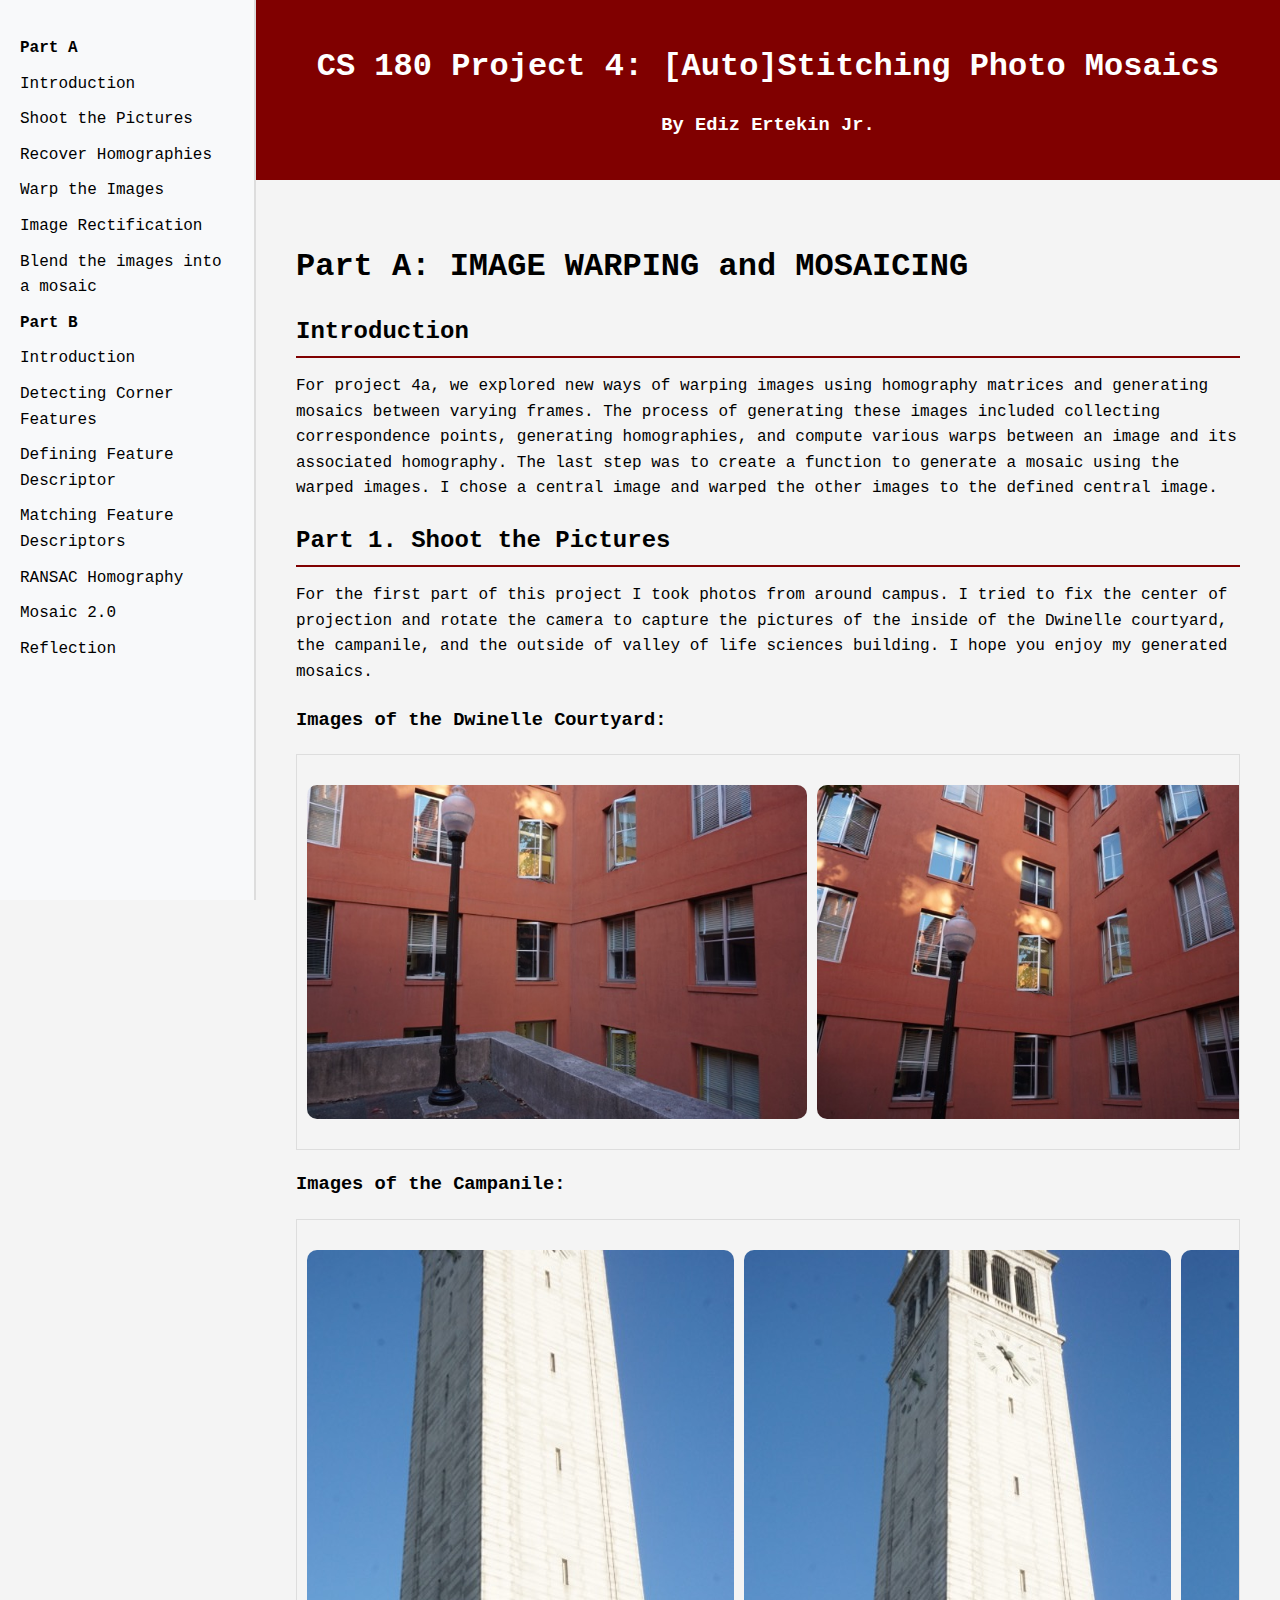
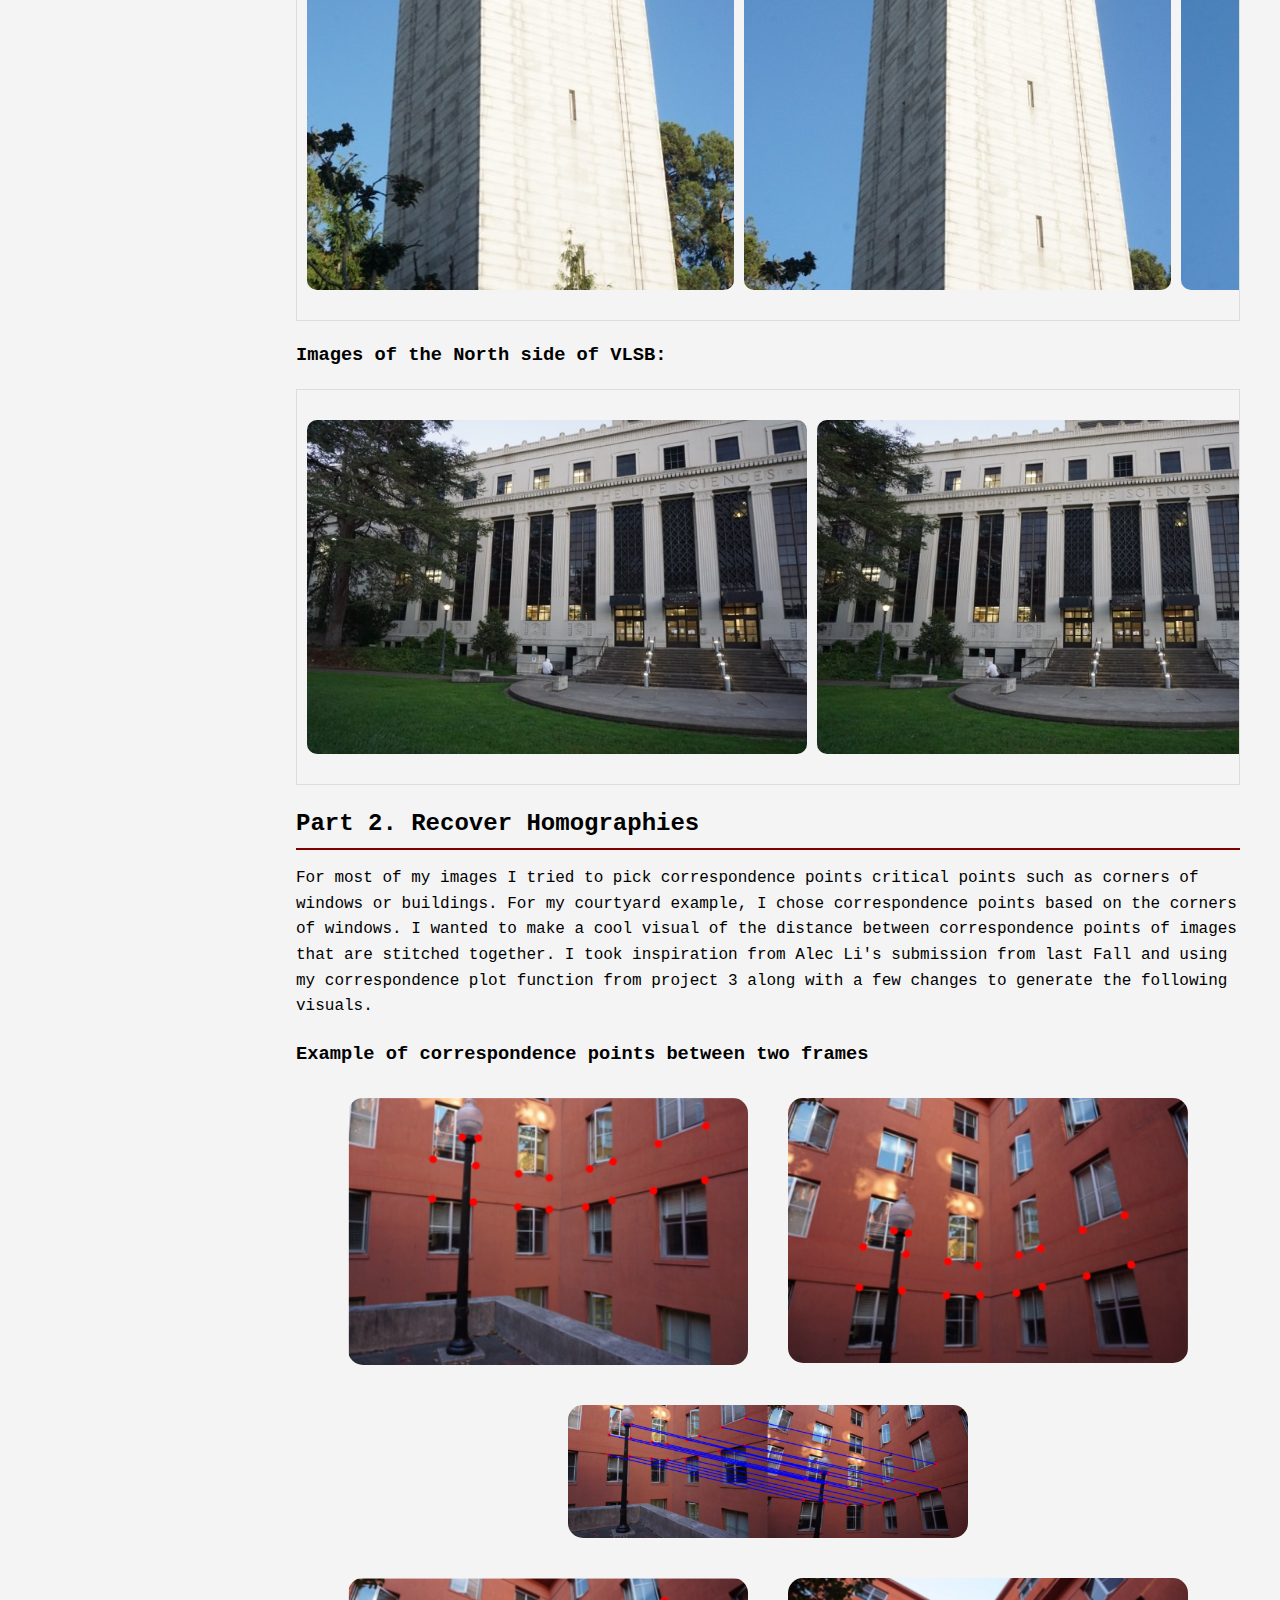
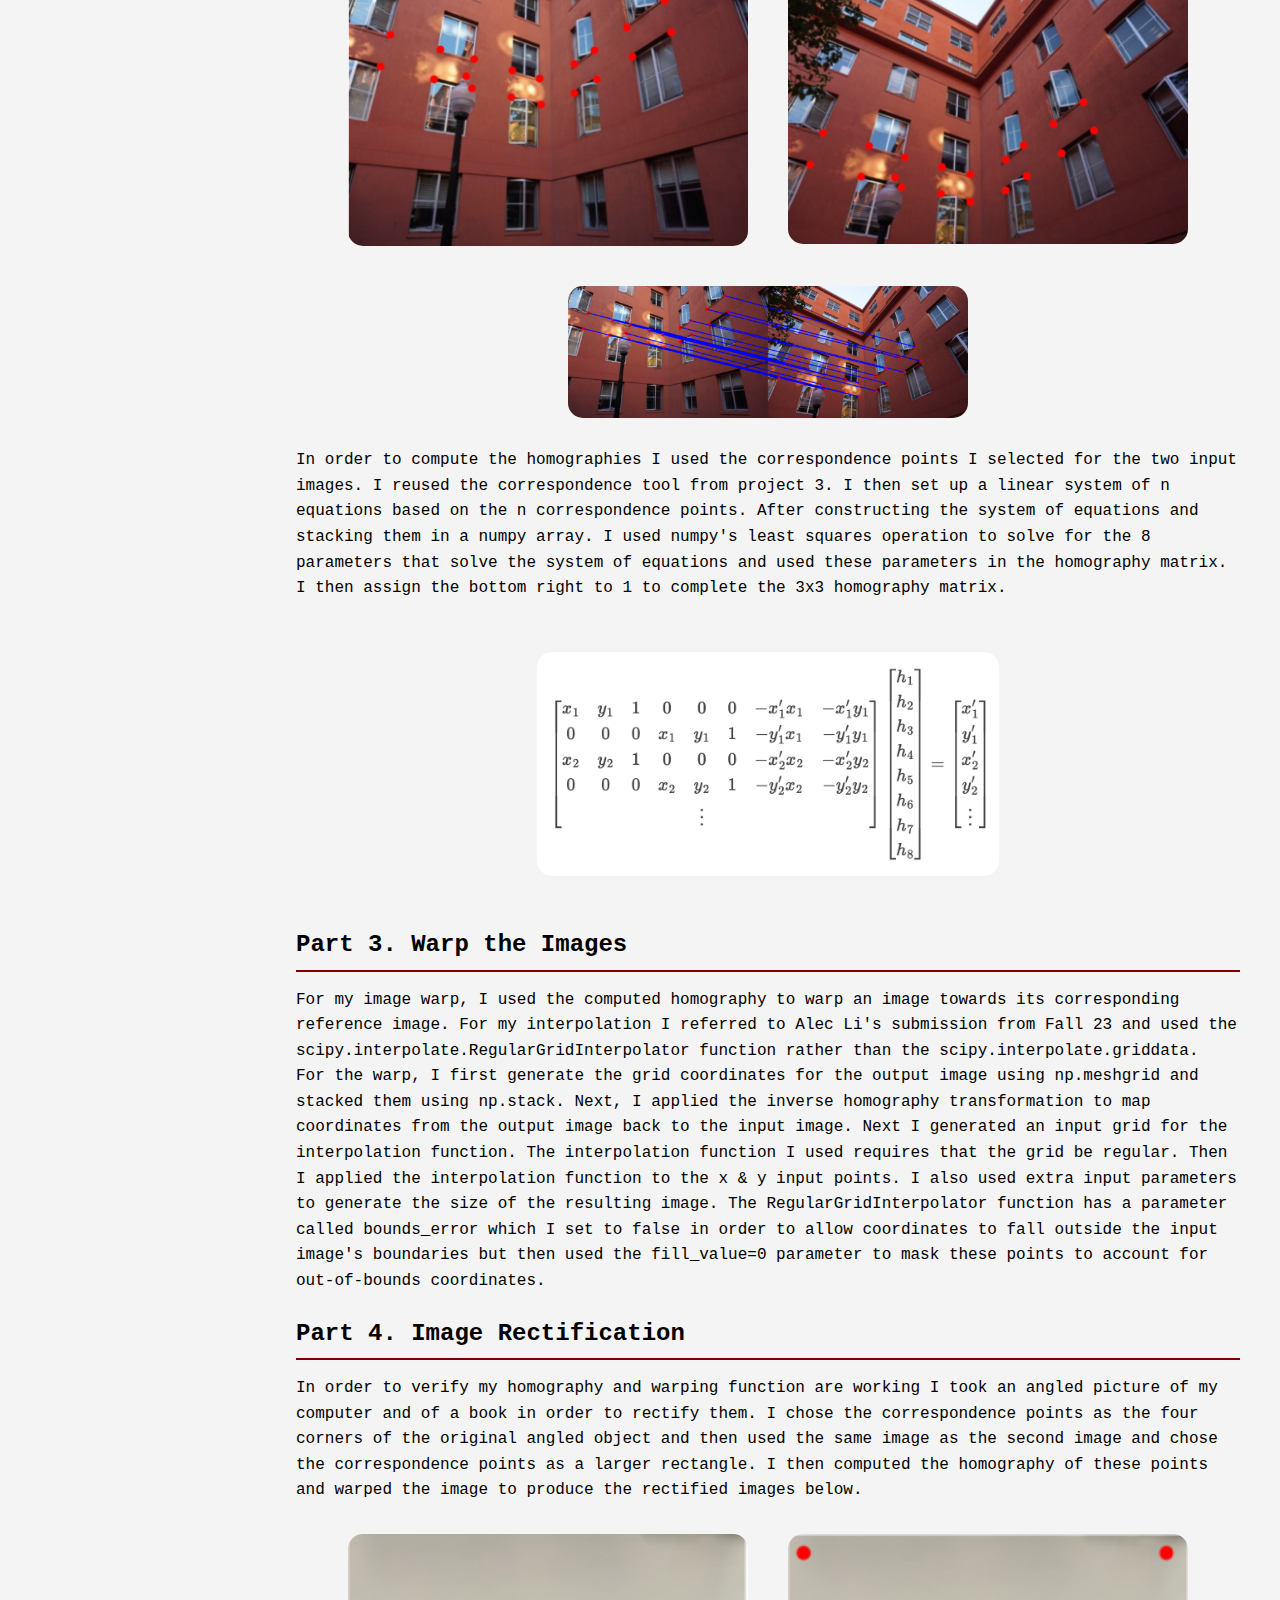
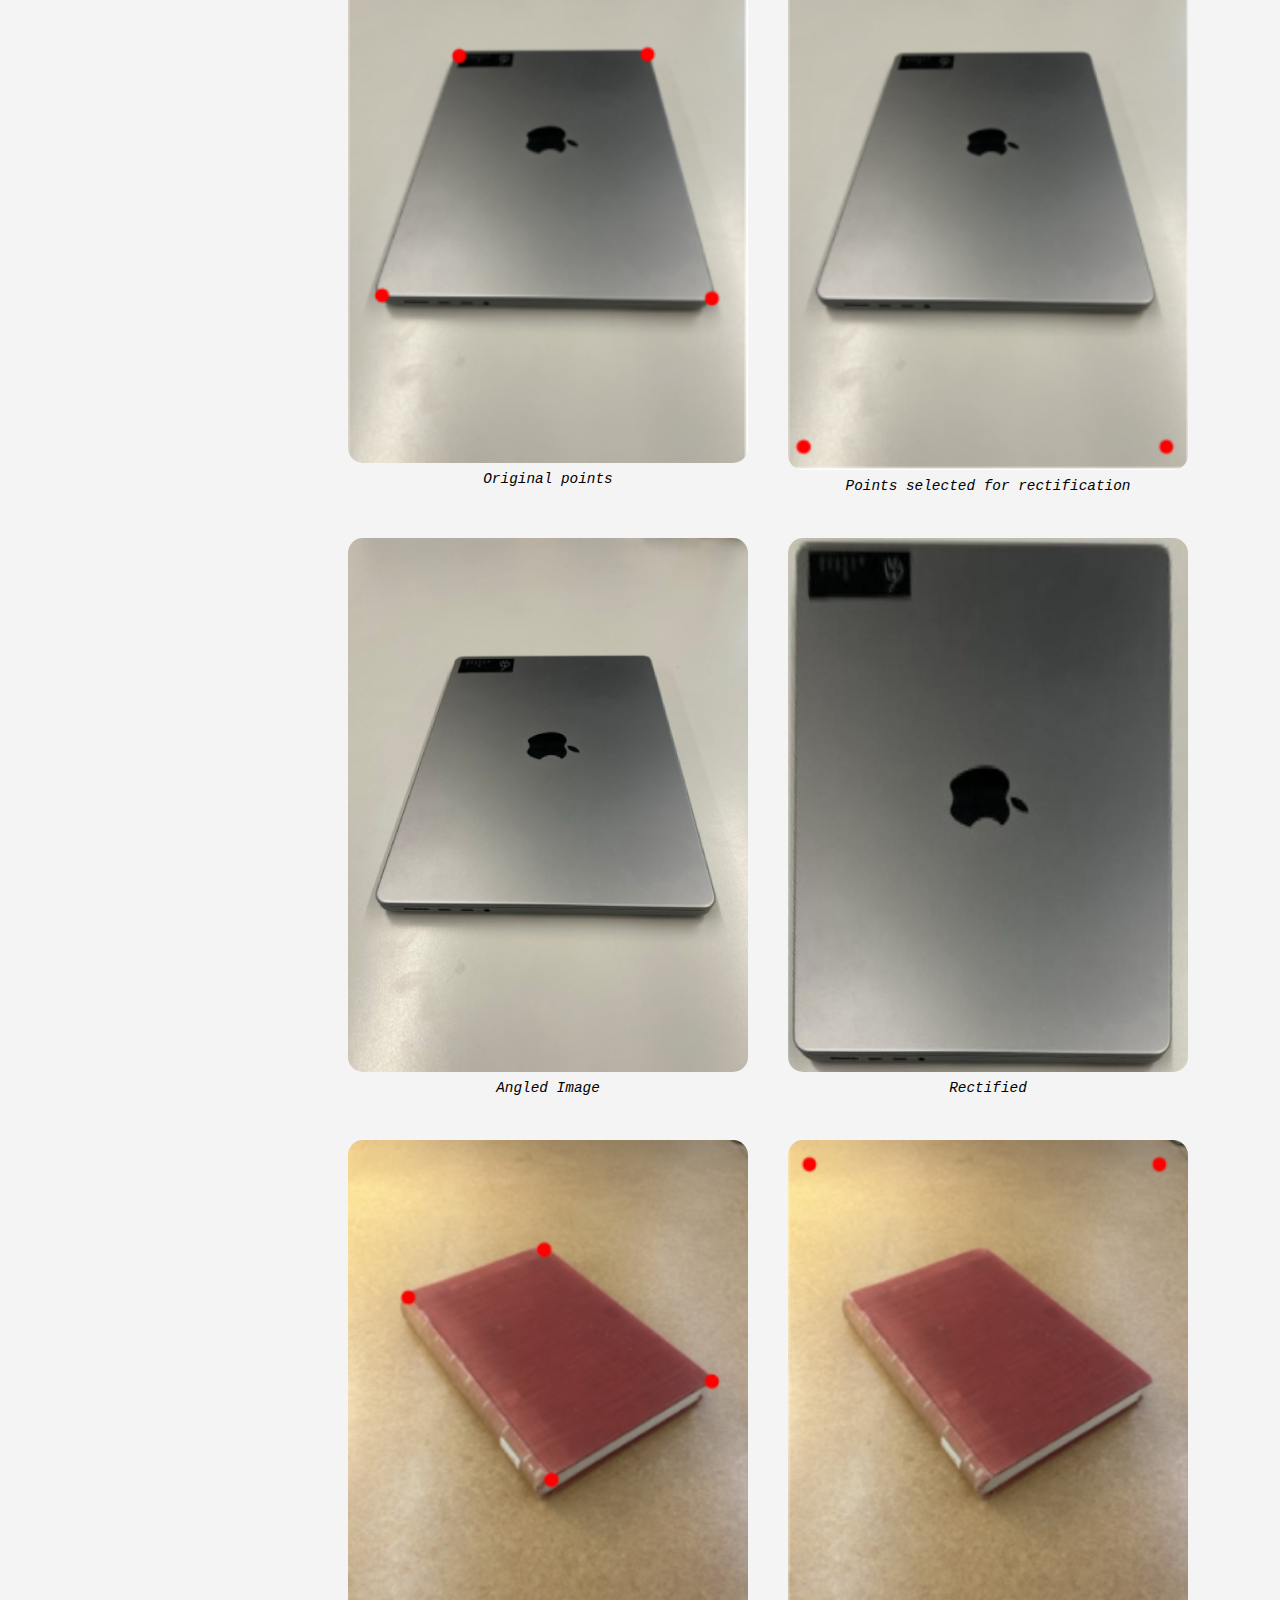
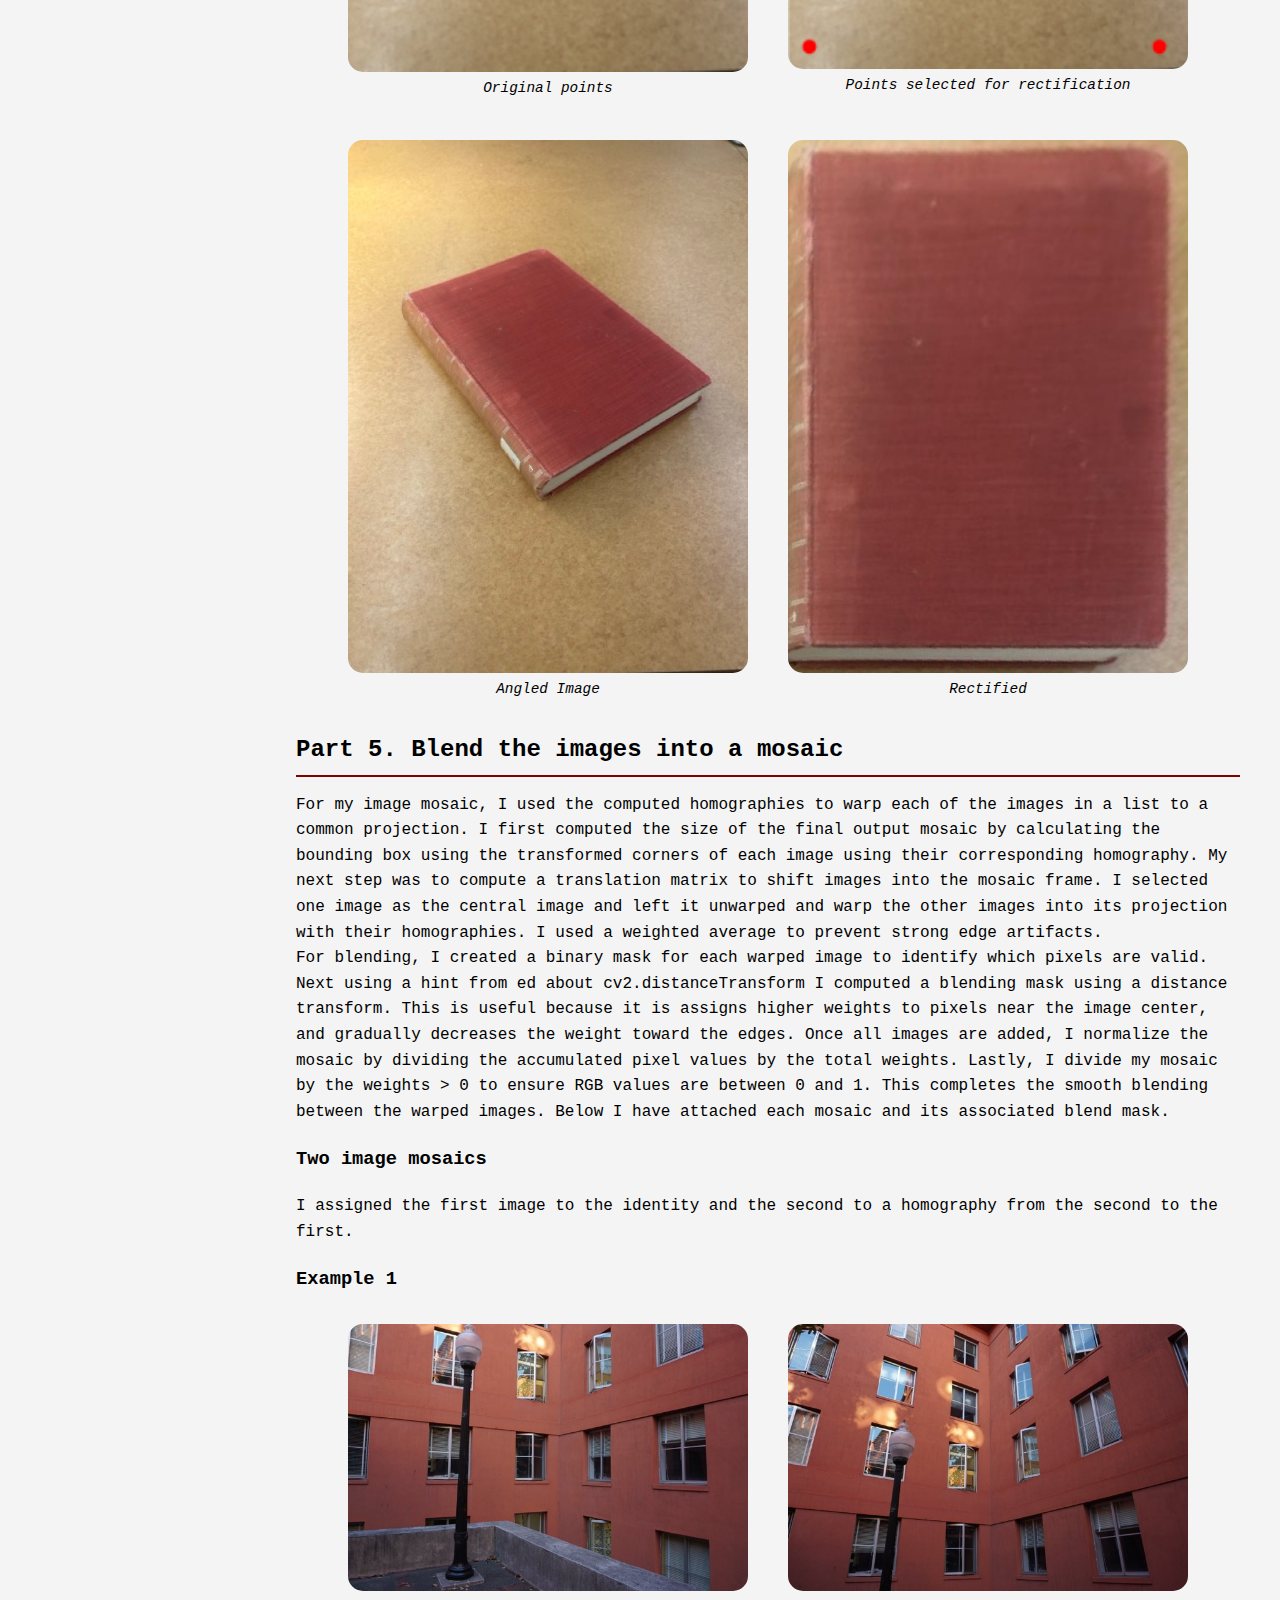
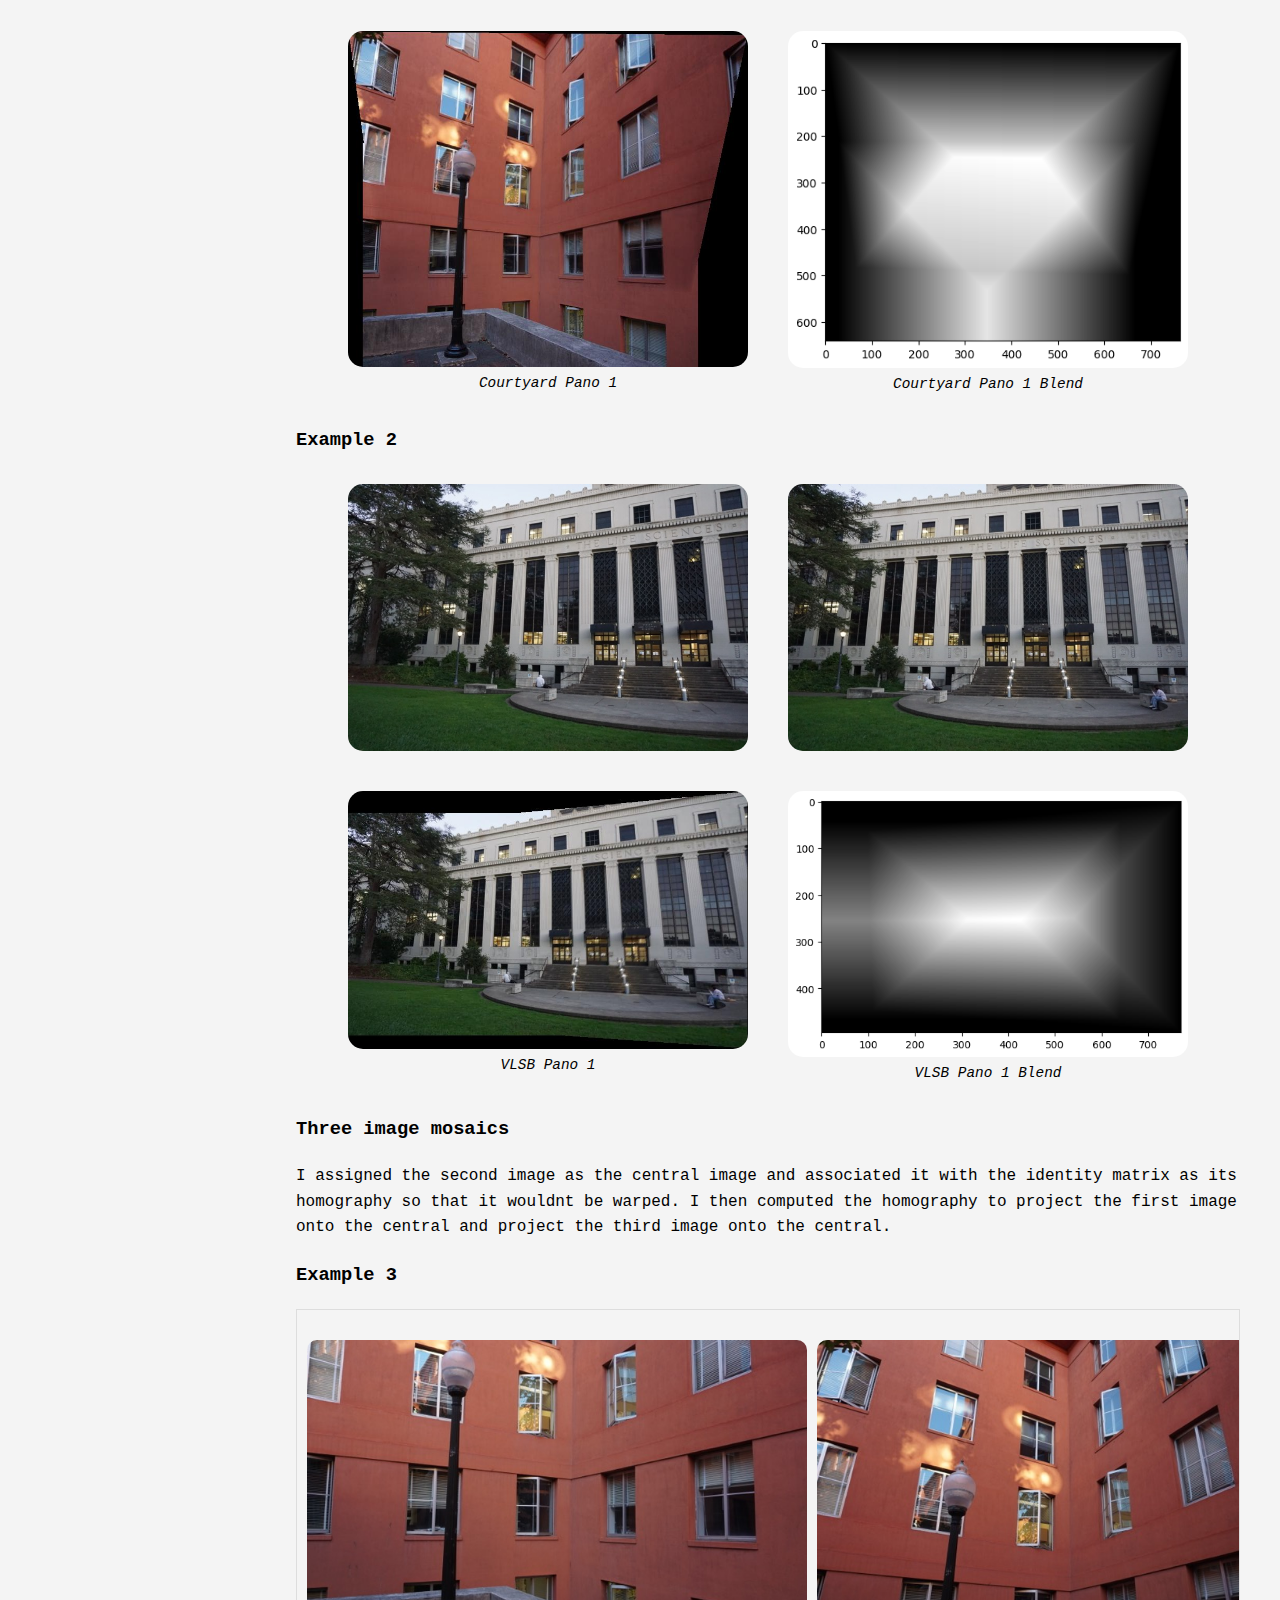
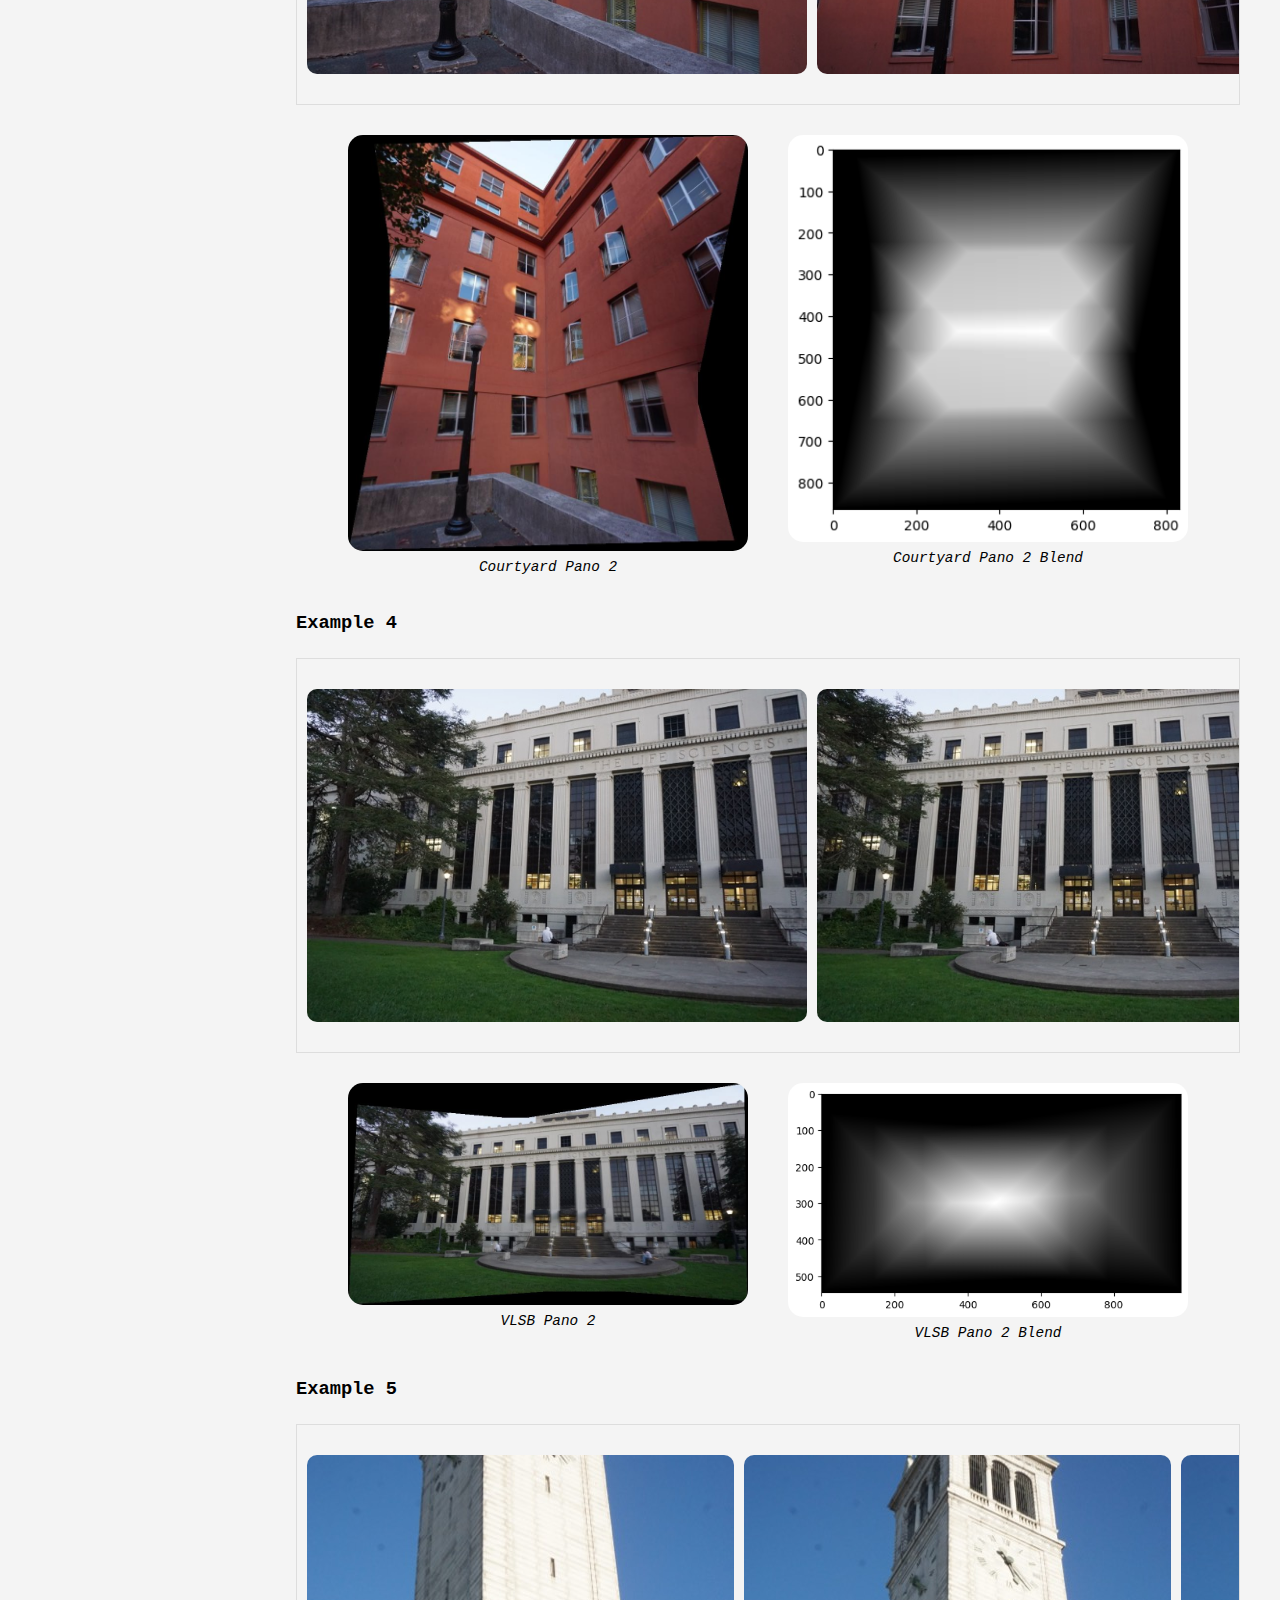
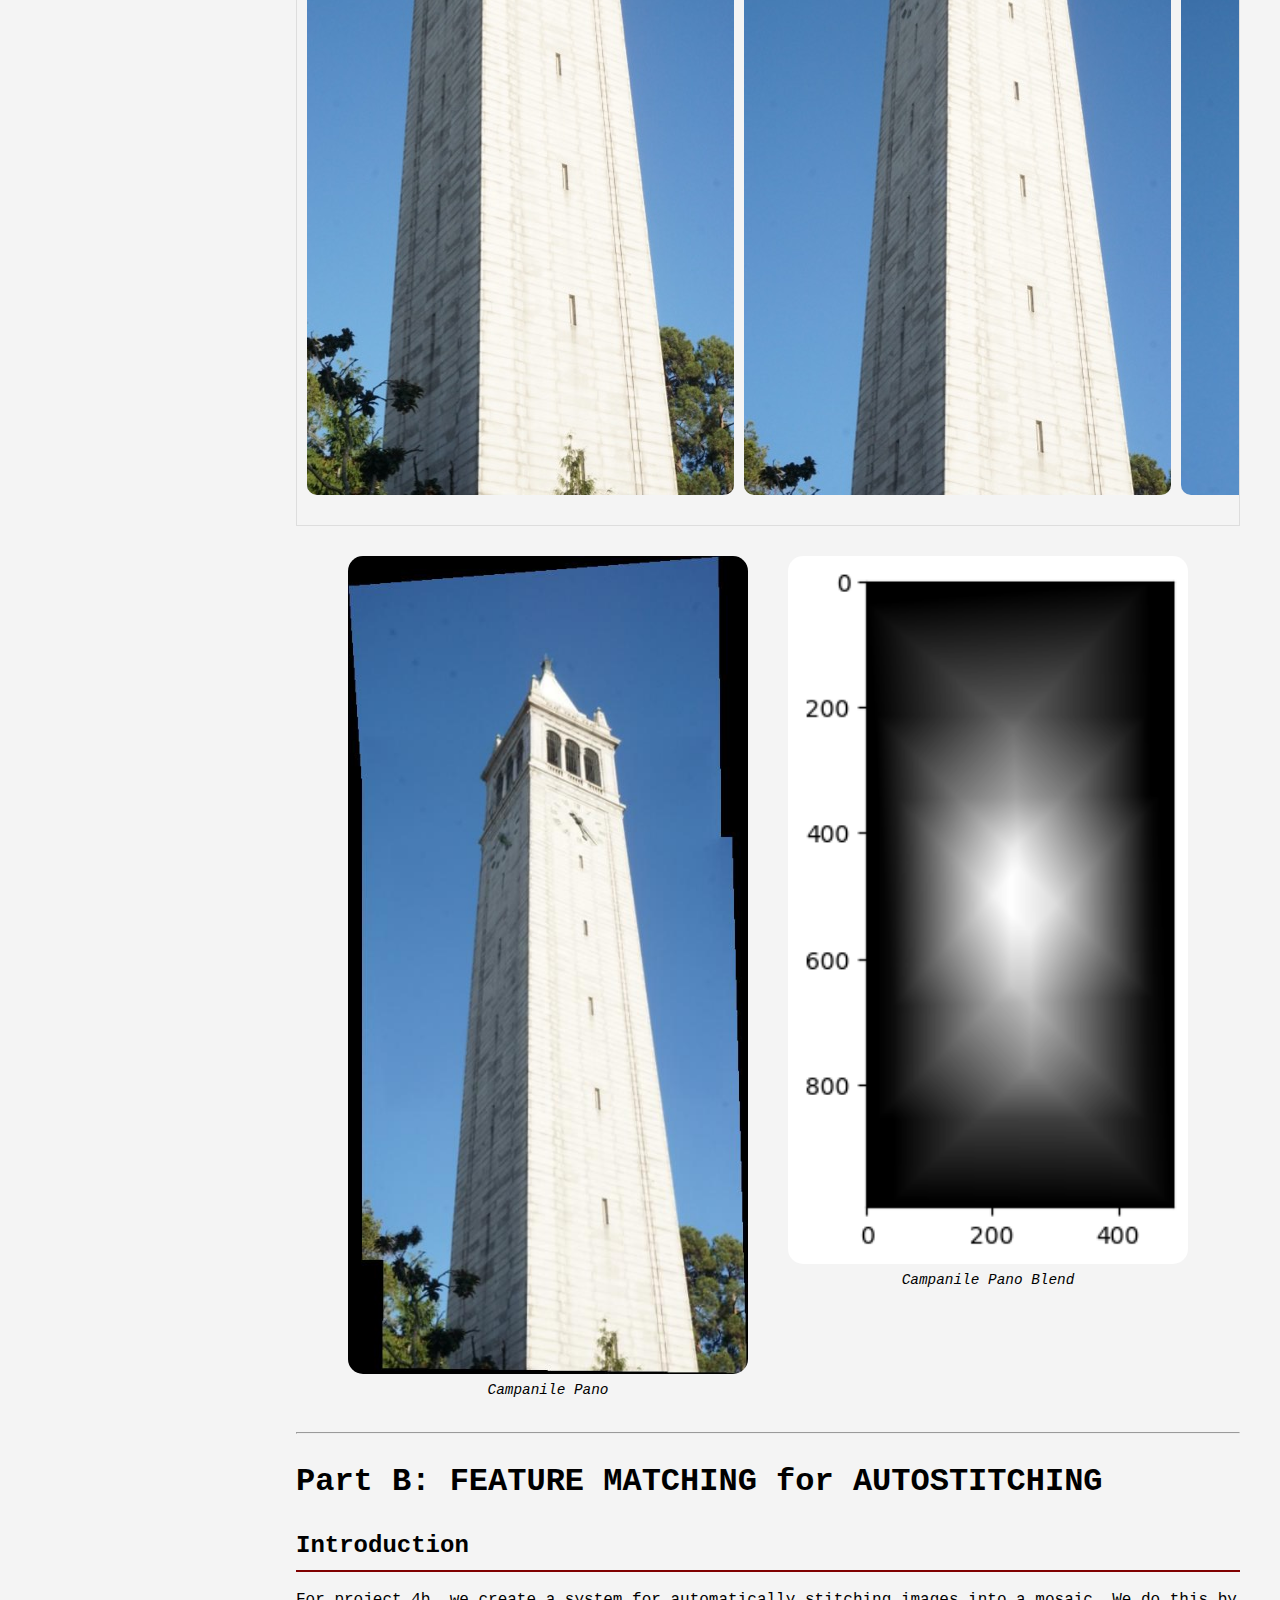
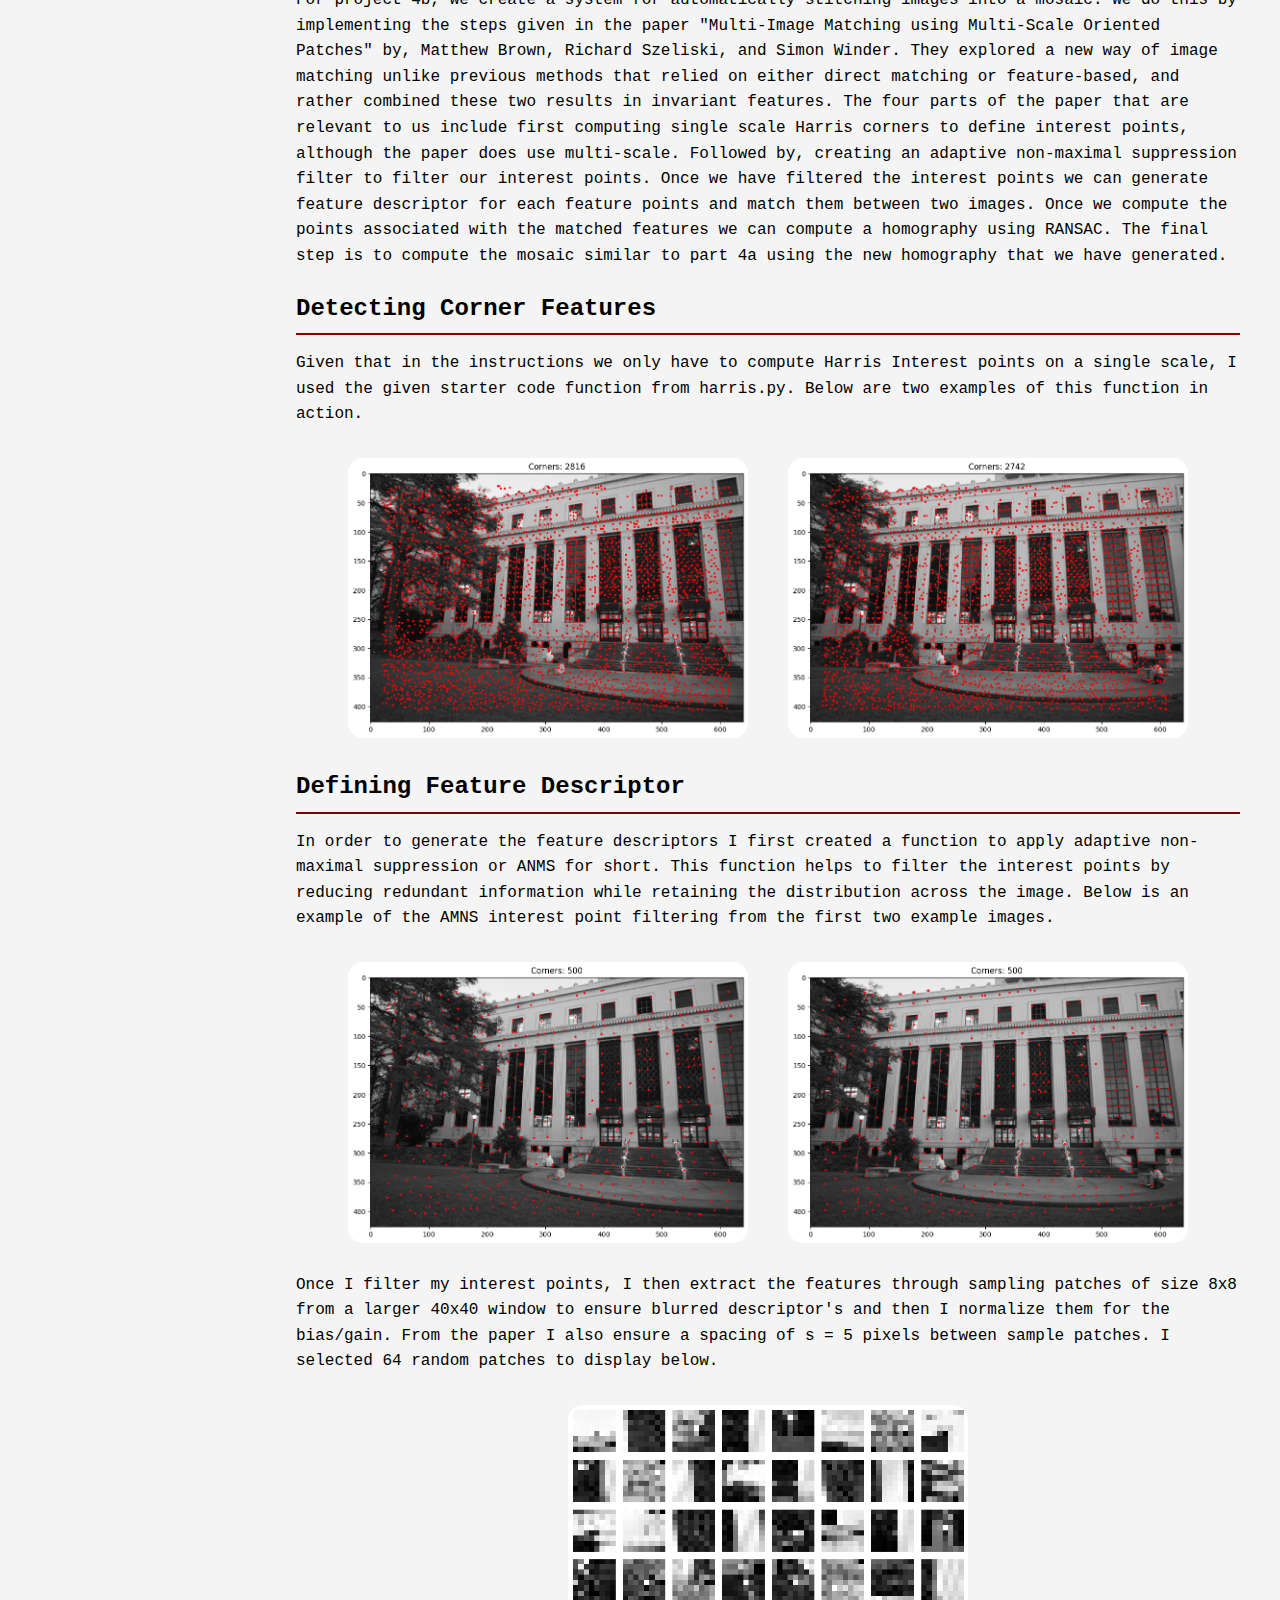
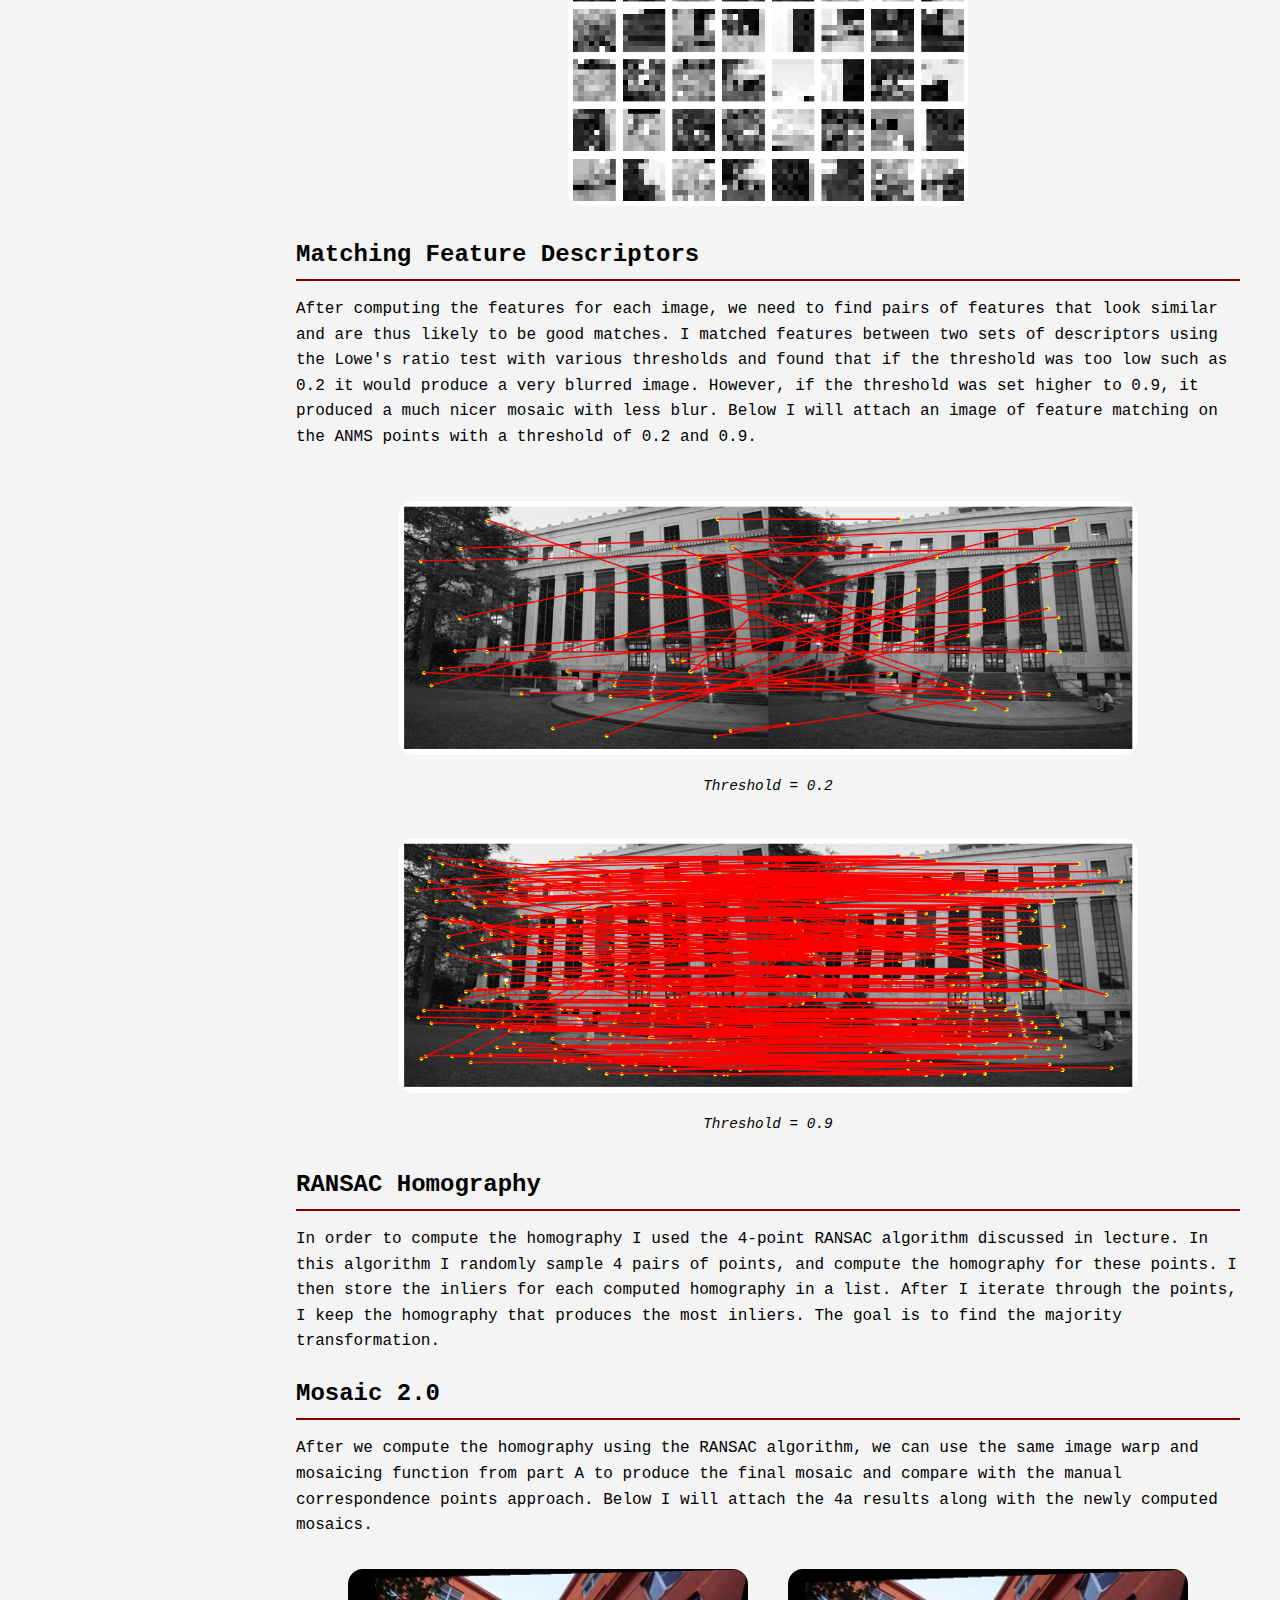
<file: proj4/index.html>
<!DOCTYPE html>
<html lang="en">
  <head>
    <meta charset="UTF-8" />
    <meta name="viewport" content="width=device-width, initial-scale=1.0" />
    <title>CS 180 Project 4 - [Auto]Stitching Photo Mosaics</title>
    <link rel="stylesheet" href="style.css" />
  </head>
  <body>
    <div class="header">
      <h1>CS 180 Project 4: [Auto]Stitching Photo Mosaics</h1>
      <h3>By Ediz Ertekin Jr.</h3>
    </div>

    <div class="main-container">
      <div class="sidebar">
        <ul>
          <li><strong>Part A</strong></li>
          <li><a href="#introduction">Introduction</a></li>
          <li>
            <a href="#Shoot-the-Pictures">Shoot the Pictures</a>
          </li>
          <li>
            <a href="#Recover-Homographies">Recover Homographies</a>
          </li>
          <li><a href="#Warp-the-Images">Warp the Images</a></li>
          <li><a href="#Image-Rectification">Image Rectification</a></li>
          <li>
            <a href="#Blend-into-a-mosaic">Blend the images into a mosaic</a>
          </li>
          <li><strong>Part B</strong></li>
          <li><a href="#part-b-introduction">Introduction</a></li>
          <li>
            <a href="#Detecting-Corner-Features">Detecting Corner Features</a>
          </li>
          <li>
            <a href="#Defining-Feature-Descriptor"
              >Defining Feature Descriptor</a
            >
          </li>
          <li>
            <a href="#Matching-Feature-Descriptors"
              >Matching Feature Descriptors</a
            >
          </li>
          <li><a href="#RANSAC-Homography">RANSAC Homography</a></li>
          <li><a href="#Mosaic-2.0">Mosaic 2.0</a></li>
          <li><a href="#Reflection">Reflection</a></li>
        </ul>
      </div>

      <div class="content">
        <h1>Part A: IMAGE WARPING and MOSAICING</h1>
        <h2 id="introduction">Introduction</h2>
        <p>
          For project 4a, we explored new ways of warping images using
          homography matrices and generating mosaics between varying frames. The
          process of generating these images included collecting correspondence
          points, generating homographies, and compute various warps between an
          image and its associated homography. The last step was to create a
          function to generate a mosaic using the warped images. I chose a
          central image and warped the other images to the defined central
          image.
        </p>

        <h2 id="Shoot-the-Pictures">Part 1. Shoot the Pictures</h2>
        <p>
          For the first part of this project I took photos from around campus. I
          tried to fix the center of projection and rotate the camera to capture
          the pictures of the inside of the Dwinelle courtyard, the campanile,
          and the outside of valley of life sciences building. I hope you enjoy
          my generated mosaics.
        </p>

        <h3>Images of the Dwinelle Courtyard:</h3>

        <div class="horizontal-scroll">
          <img src="photos/courtyard_1.jpeg" alt="court 1" />
          <img src="photos/courtyard_2.jpeg" alt="court 2" />
          <img src="photos/courtyard_3.jpeg" alt="court 3" />
        </div>

        <h3>Images of the Campanile:</h3>

        <div class="horizontal-scroll">
          <img src="photos/camp_3.jpeg" alt="camp 1" />
          <img src="photos/camp_4.jpeg" alt="camp 2" />
          <img src="photos/camp_5.jpeg" alt="camp 3" />
        </div>

        <h3>Images of the North side of VLSB:</h3>

        <div class="horizontal-scroll">
          <img src="photos/vlsb1.jpeg" alt="vlsb 1" />
          <img src="photos/vlsb2.jpeg" alt="vlsb 2" />
          <img src="photos/vlsb3.jpeg" alt="vlsb 3" />
        </div>

        <h2 id="Recover-Homographies">Part 2. Recover Homographies</h2>
        <p>
          For most of my images I tried to pick correspondence points critical
          points such as corners of windows or buildings. For my courtyard
          example, I chose correspondence points based on the corners of
          windows. I wanted to make a cool visual of the distance between
          correspondence points of images that are stitched together. I took
          inspiration from Alec Li's submission from last Fall and using my
          correspondence plot function from project 3 along with a few changes
          to generate the following visuals.
        </p>

        <h3>Example of correspondence points between two frames</h3>

        <div class="image-container">
          <figure>
            <img src="photos/court_pts1.png" alt="correspondence points" />
          </figure>
          <figure>
            <img src="photos/court_pts2.png" alt="correspondence points" />
          </figure>
        </div>

        <div class="image-container">
          <figure>
            <img src="photos/courtyard_dist1.png" alt="Correspondence points" />
          </figure>
        </div>

        <div class="image-container">
          <figure>
            <img src="photos/court_pts3.png" alt="correspondence points" />
          </figure>
          <figure>
            <img src="photos/court_pts4.png" alt="correspondence points" />
          </figure>
        </div>

        <div class="image-container">
          <figure>
            <img src="photos/courtyard_dist2.png" alt="Correspondence points" />
          </figure>
        </div>

        <p>
          In order to compute the homographies I used the correspondence points
          I selected for the two input images. I reused the correspondence tool
          from project 3. I then set up a linear system of n equations based on
          the n correspondence points. After constructing the system of
          equations and stacking them in a numpy array. I used numpy's least
          squares operation to solve for the 8 parameters that solve the system
          of equations and used these parameters in the homography matrix. I
          then assign the bottom right to 1 to complete the 3x3 homography
          matrix.
        </p>

        <figure>
          <img src="photos/homography_math.png" alt="Math" />
        </figure>

        <h2 id="Warp-the-Images">Part 3. Warp the Images</h2>

        <p>
          For my image warp, I used the computed homography to warp an image
          towards its corresponding reference image. For my interpolation I
          referred to Alec Li's submission from Fall 23 and used the
          scipy.interpolate.RegularGridInterpolator function rather than the
          scipy.interpolate.griddata.
          <br />
          For the warp, I first generate the grid coordinates for the output
          image using np.meshgrid and stacked them using np.stack. Next, I
          applied the inverse homography transformation to map coordinates from
          the output image back to the input image. Next I generated an input
          grid for the interpolation function. The interpolation function I used
          requires that the grid be regular. Then I applied the interpolation
          function to the x & y input points. I also used extra input parameters
          to generate the size of the resulting image. The
          RegularGridInterpolator function has a parameter called bounds_error
          which I set to false in order to allow coordinates to fall outside the
          input image's boundaries but then used the fill_value=0 parameter to
          mask these points to account for out-of-bounds coordinates.
        </p>

        <h2 id="Image-Rectification">Part 4. Image Rectification</h2>
        <p>
          In order to verify my homography and warping function are working I
          took an angled picture of my computer and of a book in order to
          rectify them. I chose the correspondence points as the four corners of
          the original angled object and then used the same image as the second
          image and chose the correspondence points as a larger rectangle. I
          then computed the homography of these points and warped the image to
          produce the rectified images below.
        </p>

        <div class="image-container">
          <figure>
            <img src="photos/computer_pts1.png" alt="correspondence points" />
            <figcaption>Original points</figcaption>
          </figure>
          <figure>
            <img src="photos/computer_pts2.png" alt="correspondence points" />
            <figcaption>Points selected for rectification</figcaption>
          </figure>
        </div>

        <div class="image-container">
          <figure>
            <img src="photos/computer.jpeg" alt="computer" />
            <figcaption>Angled Image</figcaption>
          </figure>
          <figure>
            <img src="photos/warped_computer.jpg" alt="warped computer" />
            <figcaption>Rectified</figcaption>
          </figure>
        </div>

        <div class="image-container">
          <figure>
            <img src="photos/book_pts1.png" alt="correspondence points" />
            <figcaption>Original points</figcaption>
          </figure>
          <figure>
            <img src="photos/book_pts2.png" alt="correspondence points" />
            <figcaption>Points selected for rectification</figcaption>
          </figure>
        </div>

        <div class="image-container">
          <figure>
            <img src="photos/book.jpeg" alt="book" />
            <figcaption>Angled Image</figcaption>
          </figure>
          <figure>
            <img src="photos/warped_book.jpg" alt="warped book" />
            <figcaption>Rectified</figcaption>
          </figure>
        </div>

        <h2 id="Blend-into-a-mosaic">Part 5. Blend the images into a mosaic</h2>

        <p>
          For my image mosaic, I used the computed homographies to warp each of
          the images in a list to a common projection. I first computed the size
          of the final output mosaic by calculating the bounding box using the
          transformed corners of each image using their corresponding
          homography. My next step was to compute a translation matrix to shift
          images into the mosaic frame. I selected one image as the central
          image and left it unwarped and warp the other images into its
          projection with their homographies. I used a weighted average to
          prevent strong edge artifacts.
          <br />
          For blending, I created a binary mask for each warped image to
          identify which pixels are valid. Next using a hint from ed about
          cv2.distanceTransform I computed a blending mask using a distance
          transform. This is useful because it is assigns higher weights to
          pixels near the image center, and gradually decreases the weight
          toward the edges. Once all images are added, I normalize the mosaic by
          dividing the accumulated pixel values by the total weights. Lastly, I
          divide my mosaic by the weights > 0 to ensure RGB values are between 0
          and 1. This completes the smooth blending between the warped images.
          Below I have attached each mosaic and its associated blend mask.
        </p>

        <h3>Two image mosaics</h3>
        <p>
          I assigned the first image to the identity and the second to a
          homography from the second to the first.
        </p>

        <h3>Example 1</h3>

        <div class="image-container">
          <figure>
            <img src="photos/courtyard_1.jpeg" alt="intro image" />
          </figure>
          <figure>
            <img src="photos/courtyard_2.jpeg" alt="intro image" />
          </figure>
        </div>

        <div class="image-container">
          <figure>
            <img src="photos/courtyard_pano_1.jpg" alt="pano 1" />
            <figcaption>Courtyard Pano 1</figcaption>
          </figure>
          <figure>
            <img src="photos/courtyard_pano_blend_1.png" alt="pano 1 blend" />
            <figcaption>Courtyard Pano 1 Blend</figcaption>
          </figure>
        </div>

        <h3>Example 2</h3>

        <div class="image-container">
          <figure>
            <img src="photos/vlsb1.jpeg" alt="intro image" />
          </figure>
          <figure>
            <img src="photos/vlsb2.jpeg" alt="intro image" />
          </figure>
        </div>

        <div class="image-container">
          <figure>
            <img src="photos/vlsb_pano_1.jpg" alt="pano 2" />
            <figcaption>VLSB Pano 1</figcaption>
          </figure>
          <figure>
            <img src="photos/vlsb_pano_blend_1.png" alt="pano 2 blend" />
            <figcaption>VLSB Pano 1 Blend</figcaption>
          </figure>
        </div>

        <h3>Three image mosaics</h3>
        <p>
          I assigned the second image as the central image and associated it
          with the identity matrix as its homography so that it wouldnt be
          warped. I then computed the homography to project the first image onto
          the central and project the third image onto the central.
        </p>

        <h3>Example 3</h3>

        <div class="horizontal-scroll">
          <img src="photos/courtyard_1.jpeg" alt="court 1" />
          <img src="photos/courtyard_2.jpeg" alt="court 2" />
          <img src="photos/courtyard_3.jpeg" alt="court 3" />
        </div>

        <div class="image-container">
          <figure>
            <img src="photos/courtyard_pano_2.jpg" alt="pano 3" />
            <figcaption>Courtyard Pano 2</figcaption>
          </figure>
          <figure>
            <img src="photos/courtyard_pano_blend_2.png" alt="pano 3 blend" />
            <figcaption>Courtyard Pano 2 Blend</figcaption>
          </figure>
        </div>

        <h3>Example 4</h3>

        <div class="horizontal-scroll">
          <img src="photos/vlsb1.jpeg" alt="vlsb 1" />
          <img src="photos/vlsb2.jpeg" alt="vlsb 2" />
          <img src="photos/vlsb3.jpeg" alt="vlsb 3" />
        </div>

        <div class="image-container">
          <figure>
            <img src="photos/vlsb_pano_2.jpg" alt="pano 4" />
            <figcaption>VLSB Pano 2</figcaption>
          </figure>
          <figure>
            <img src="photos/vlsb_pano_blend_2.png" alt="pano 4 blend" />
            <figcaption>VLSB Pano 2 Blend</figcaption>
          </figure>
        </div>

        <h3>Example 5</h3>

        <div class="horizontal-scroll">
          <img src="photos/camp_3.jpeg" alt="camp 1" />
          <img src="photos/camp_4.jpeg" alt="camp 2" />
          <img src="photos/camp_5.jpeg" alt="camp 3" />
        </div>

        <div class="image-container">
          <figure>
            <img src="photos/campanile_pano.jpg" alt="pano 5" />
            <figcaption>Campanile Pano</figcaption>
          </figure>
          <figure>
            <img src="photos/campanile_pano_blend.png" alt="pano 5 blend" />
            <figcaption>Campanile Pano Blend</figcaption>
          </figure>
        </div>

        <hr />

        <h1>Part B: FEATURE MATCHING for AUTOSTITCHING</h1>
        <h2 id="part-b-introduction">Introduction</h2>
        <p>
          For project 4b, we create a system for automatically stitching images
          into a mosaic. We do this by implementing the steps given in the paper
          "Multi-Image Matching using Multi-Scale Oriented Patches" by, Matthew
          Brown, Richard Szeliski, and Simon Winder. They explored a new way of
          image matching unlike previous methods that relied on either direct
          matching or feature-based, and rather combined these two results in
          invariant features. The four parts of the paper that are relevant to
          us include first computing single scale Harris corners to define
          interest points, although the paper does use multi-scale. Followed by,
          creating an adaptive non-maximal suppression filter to filter our
          interest points. Once we have filtered the interest points we can
          generate feature descriptor for each feature points and match them
          between two images. Once we compute the points associated with the
          matched features we can compute a homography using RANSAC. The final
          step is to compute the mosaic similar to part 4a using the new
          homography that we have generated.
        </p>

        <h2 id="Detecting-Corner-Features">Detecting Corner Features</h2>
        <p>
          Given that in the instructions we only have to compute Harris Interest
          points on a single scale, I used the given starter code function from
          harris.py. Below are two examples of this function in action.
        </p>

        <div class="image-container">
          <figure>
            <img src="photosb/harris_corners_1.png" alt="harris image 1" />
          </figure>
          <figure>
            <img src="photosb/harris_corners_2.png" alt="harris image 2" />
          </figure>
        </div>

        <h2 id="Defining-Feature-Descriptor">Defining Feature Descriptor</h2>
        <p>
          In order to generate the feature descriptors I first created a
          function to apply adaptive non-maximal suppression or ANMS for short.
          This function helps to filter the interest points by reducing
          redundant information while retaining the distribution across the
          image. Below is an example of the AMNS interest point filtering from
          the first two example images.
        </p>

        <div class="image-container">
          <figure>
            <img src="photosb/amns_ex_1.png" alt="amns image 1" />
          </figure>
          <figure>
            <img src="photosb/amns_ex_2.png" alt="amns image 2" />
          </figure>
        </div>

        <p>
          Once I filter my interest points, I then extract the features through
          sampling patches of size 8x8 from a larger 40x40 window to ensure
          blurred descriptor's and then I normalize them for the bias/gain. From
          the paper I also ensure a spacing of s = 5 pixels between sample
          patches. I selected 64 random patches to display below.
        </p>

        <div class="image-container">
          <figure>
            <img src="photosb/feature_ex.png" alt="features" />
          </figure>
        </div>

        <h2 id="Matching-Feature-Descriptors">Matching Feature Descriptors</h2>
        <p>
          After computing the features for each image, we need to find pairs of
          features that look similar and are thus likely to be good matches. I
          matched features between two sets of descriptors using the Lowe's
          ratio test with various thresholds and found that if the threshold was
          too low such as 0.2 it would produce a very blurred image. However, if
          the threshold was set higher to 0.9, it produced a much nicer mosaic
          with less blur. Below I will attach an image of feature matching on
          the ANMS points with a threshold of 0.2 and 0.9.
        </p>

        <figure>
          <img
            src="photosb/feature_matching_1.png"
            alt="features"
            style="width: 80%; height: auto"
          />
          <figcaption>Threshold = 0.2</figcaption>
        </figure>

        <figure>
          <img
            src="photosb/feature_matching_2.png"
            alt="features"
            style="width: 80%; height: auto"
          />
          <figcaption>Threshold = 0.9</figcaption>
        </figure>

        <h2 id="RANSAC-Homography">RANSAC Homography</h2>
        <p>
          In order to compute the homography I used the 4-point RANSAC algorithm
          discussed in lecture. In this algorithm I randomly sample 4 pairs of
          points, and compute the homography for these points. I then store the
          inliers for each computed homography in a list. After I iterate
          through the points, I keep the homography that produces the most
          inliers. The goal is to find the majority transformation.
        </p>

        <h2 id="Mosaic-2.0">Mosaic 2.0</h2>
        <p>
          After we compute the homography using the RANSAC algorithm, we can use
          the same image warp and mosaicing function from part A to produce the
          final mosaic and compare with the manual correspondence points
          approach. Below I will attach the 4a results along with the newly
          computed mosaics.
        </p>

        <div class="image-container">
          <figure>
            <img src="photos/courtyard_pano_2.jpg" alt="pano 1 manual" />
            <figcaption>Mosaic with manual point</figcaption>
          </figure>
          <figure>
            <img src="photosb/final_mosaic_2.jpg" alt="pano 1 auto" />
            <figcaption>Mosaic with auto points</figcaption>
          </figure>
        </div>

        <div class="image-container">
          <figure>
            <img src="photos/vlsb_pano_2.jpg" alt="pano 2 manual" />
            <figcaption>Mosaic with manual points</figcaption>
          </figure>
          <figure>
            <img src="photosb/final_mosaic_1.jpg" alt="pano 2 auto" />
            <figcaption>Mosaic with auto points</figcaption>
          </figure>
        </div>

        <div class="image-container">
          <figure>
            <img src="photos/campanile_pano.jpg" alt="pano 3 manual" />
            <figcaption>Mosaic with manual point</figcaption>
          </figure>
          <figure>
            <img src="photosb/final_mosaic_3.jpg" alt="pano 3 auto" />
            <figcaption>Mosaic with auto points</figcaption>
          </figure>
        </div>

        <h2 id="Reflection">Reflection</h2>
        <p>
          I really enjoyed working on this project and learning how to read and
          implement a research paper. I think my favorite part was figuring out
          how to compute the mosaic. From part A, I think the coolest part was
          computing the rectified images. I hand selected the corners and
          appropriate output grid and then to validate my warp function applied
          the warp to the computer and book image with their corresponding
          homographies. I also enjoyed the linear algebra applications with the
          homographies and solving the system of linear equations. From part B,
          I enjoyed reading the research paper, and translating the steps into
          my code. I think it is a great skill to practice and I plan to try it
          more it in the future.
        </p>
      </div>
    </div>
  </body>
</html>
</file>
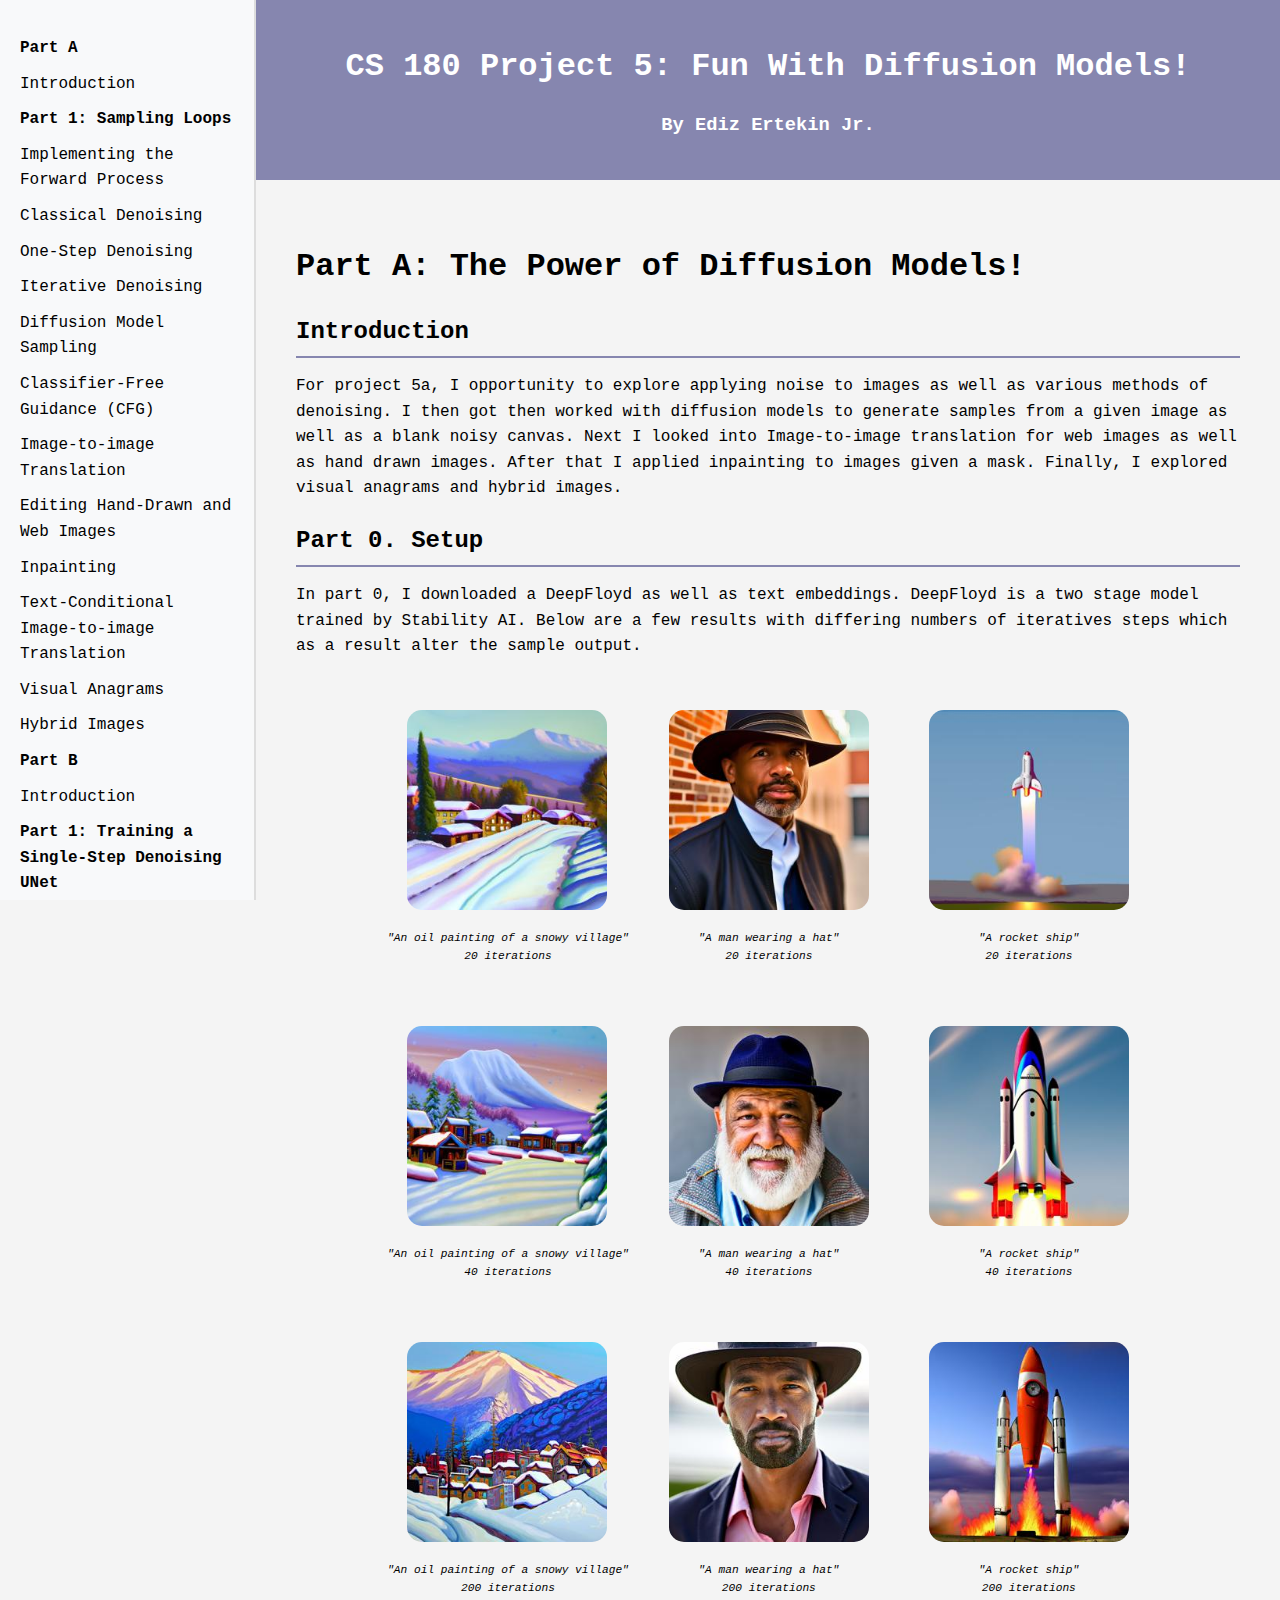
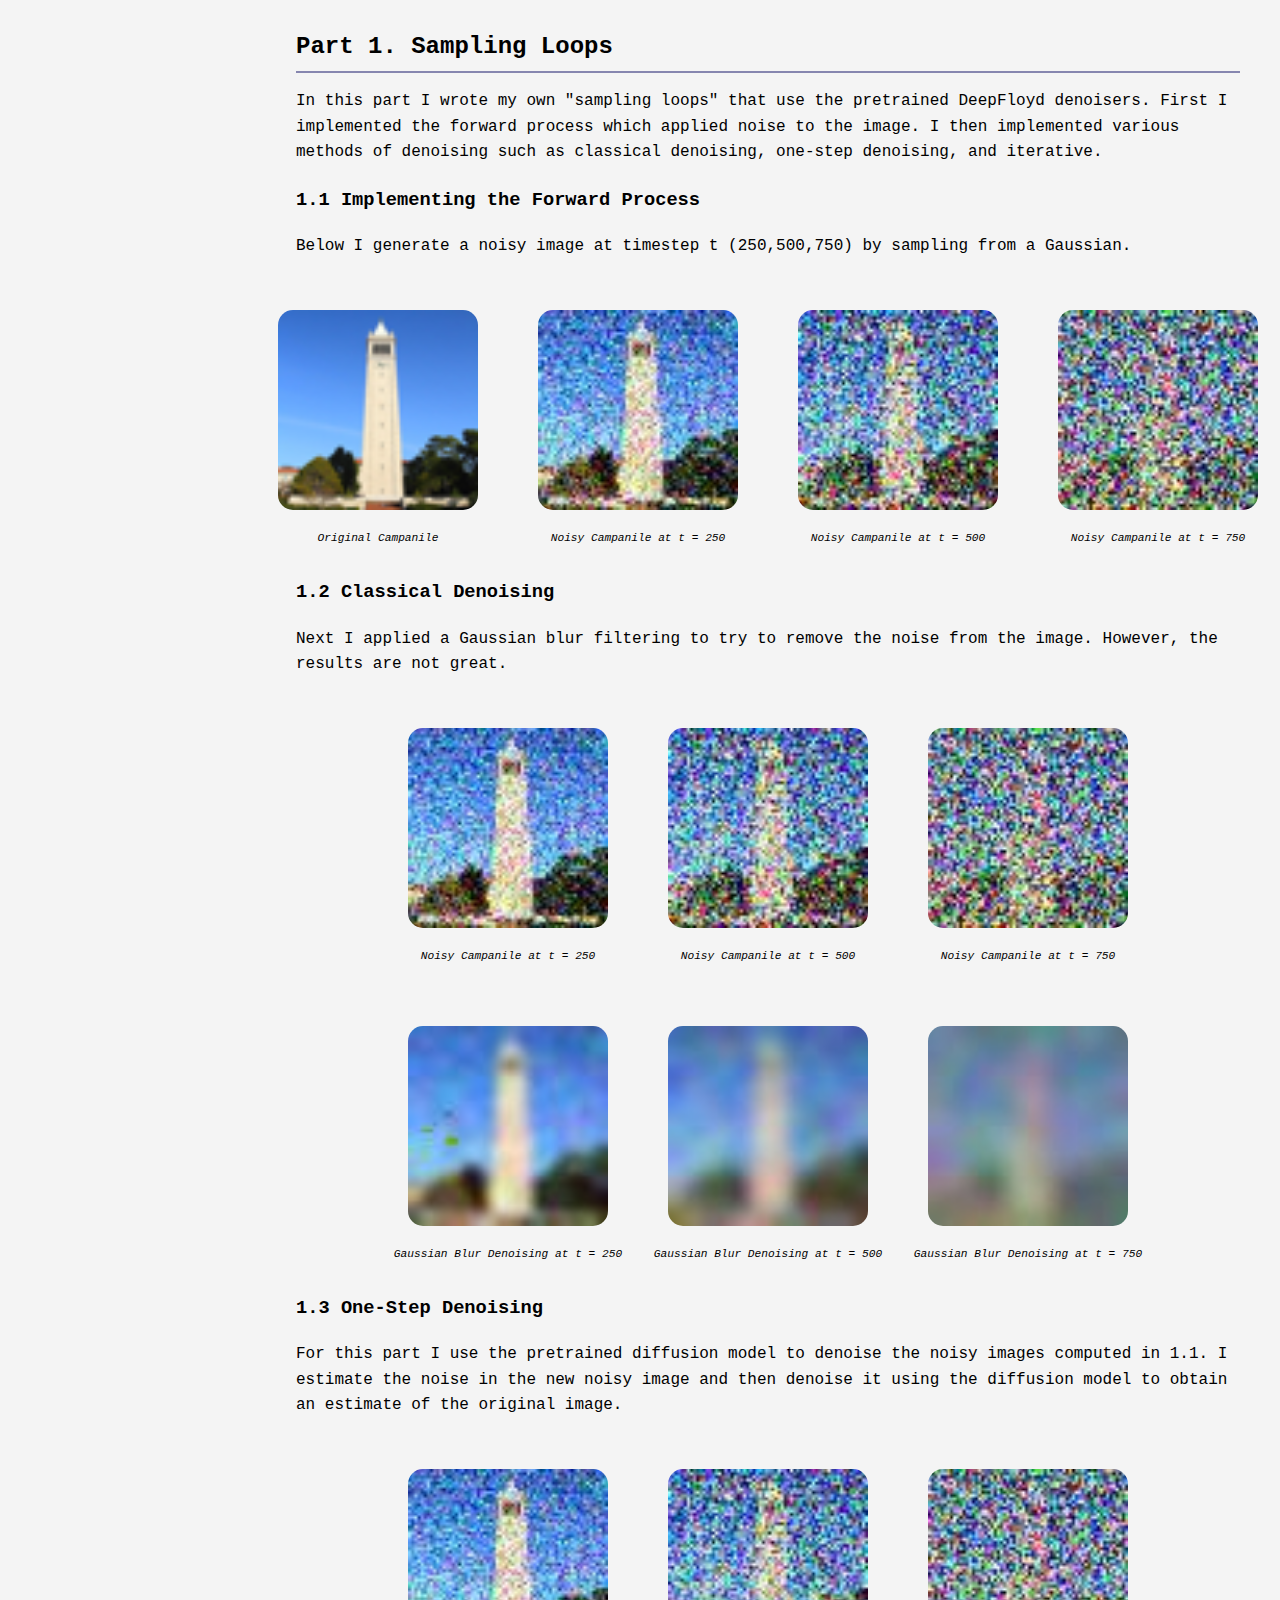
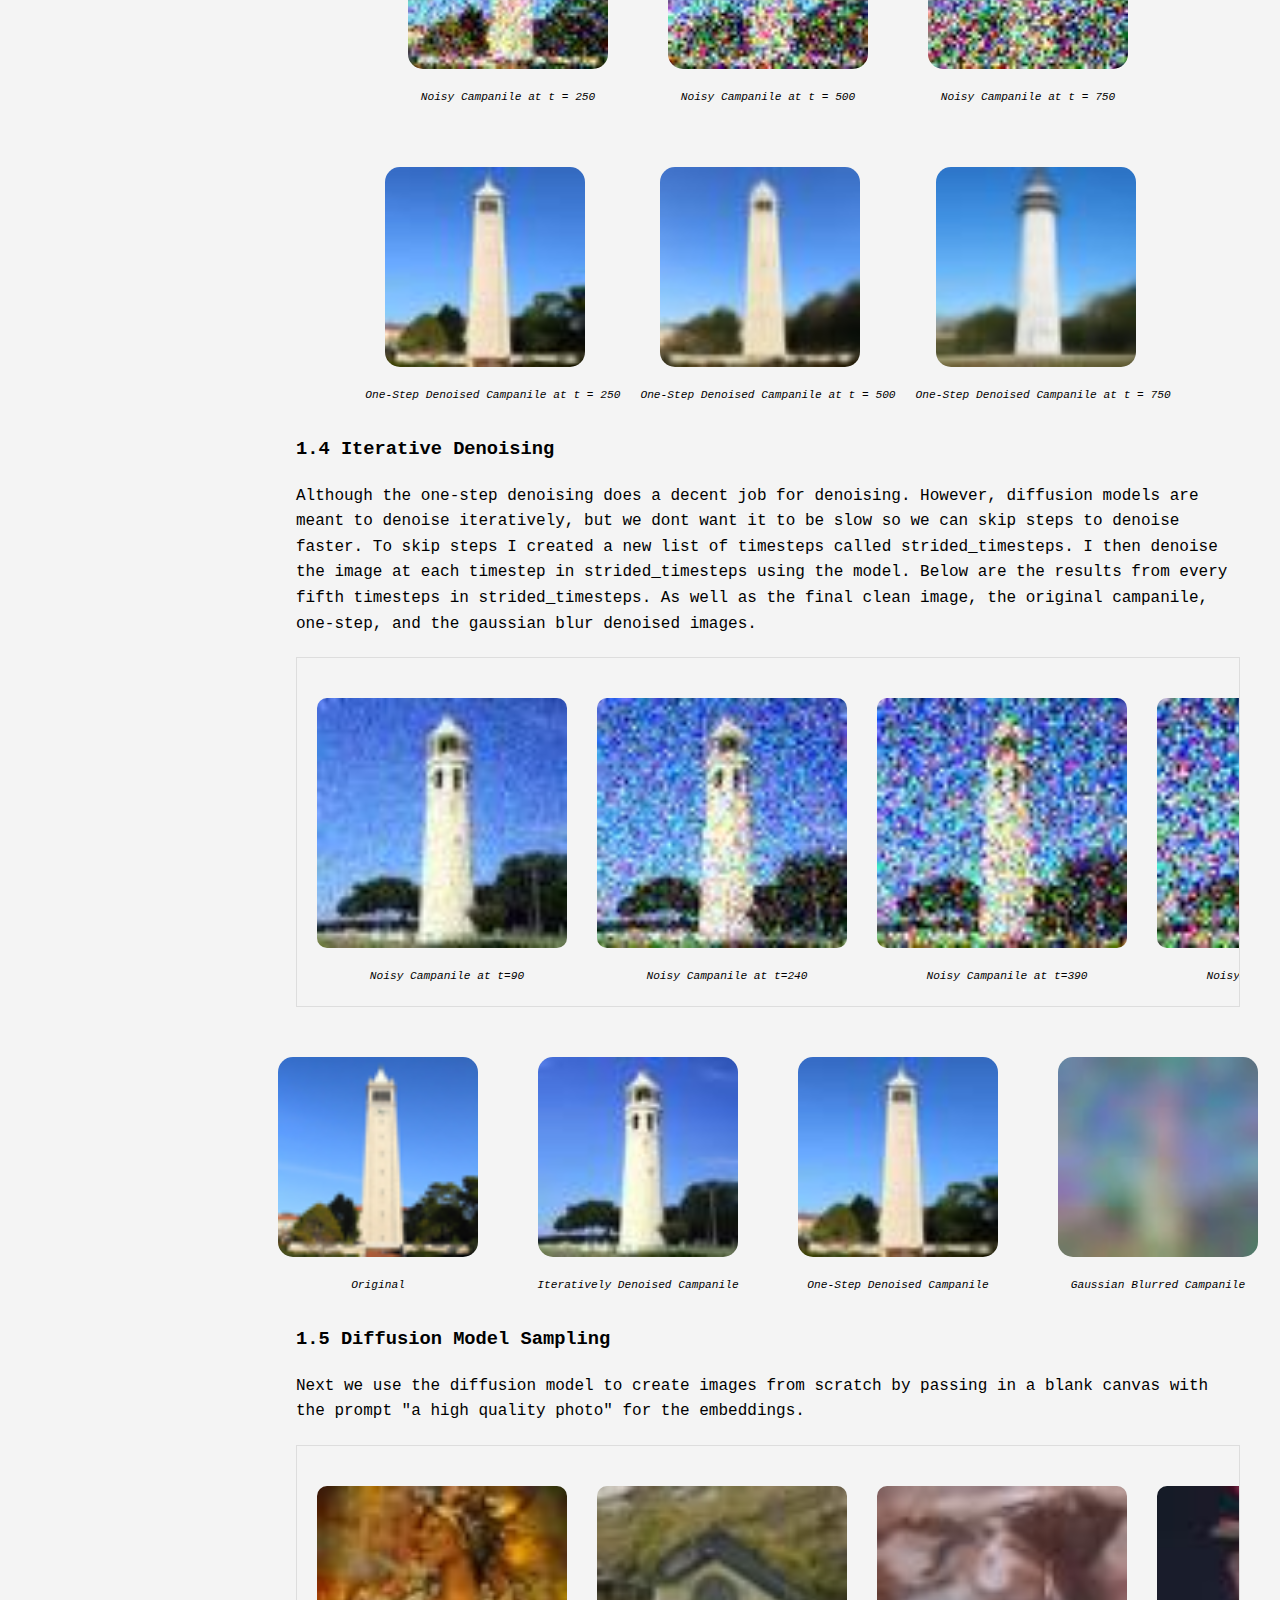
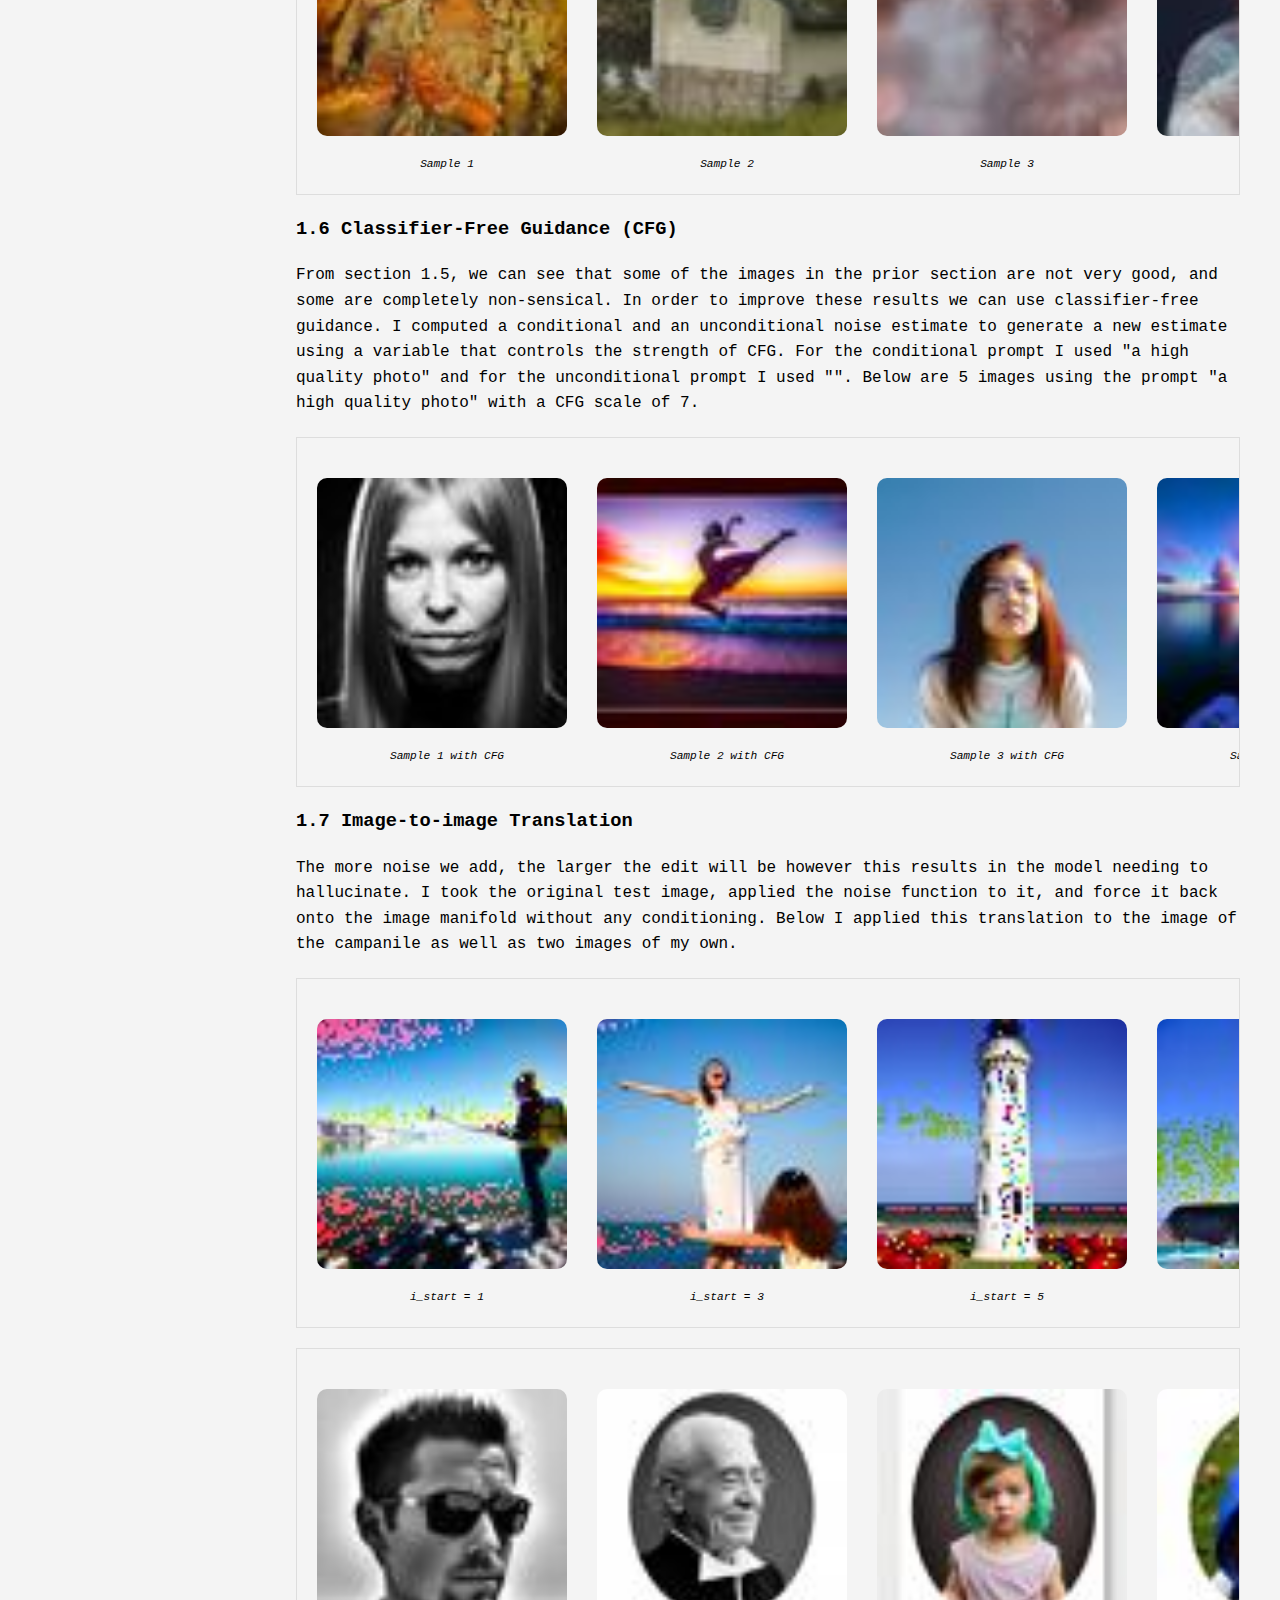
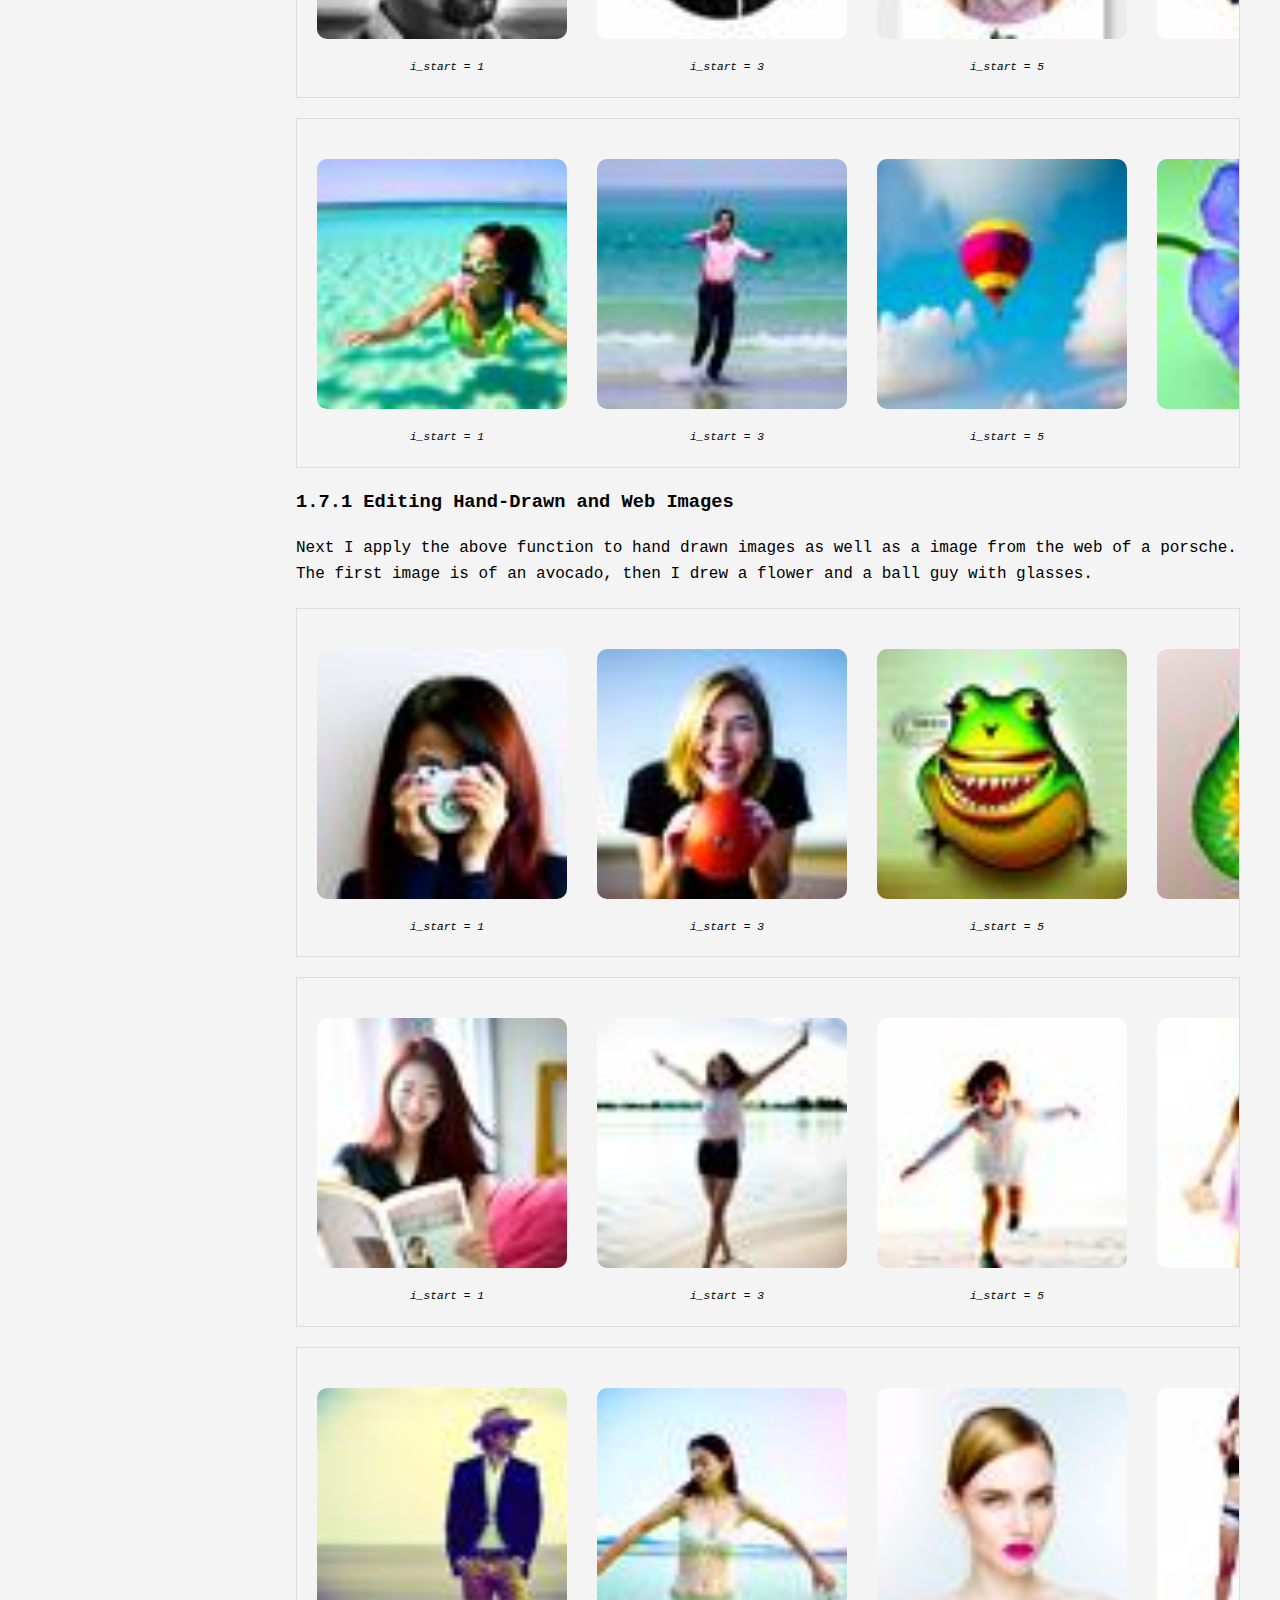
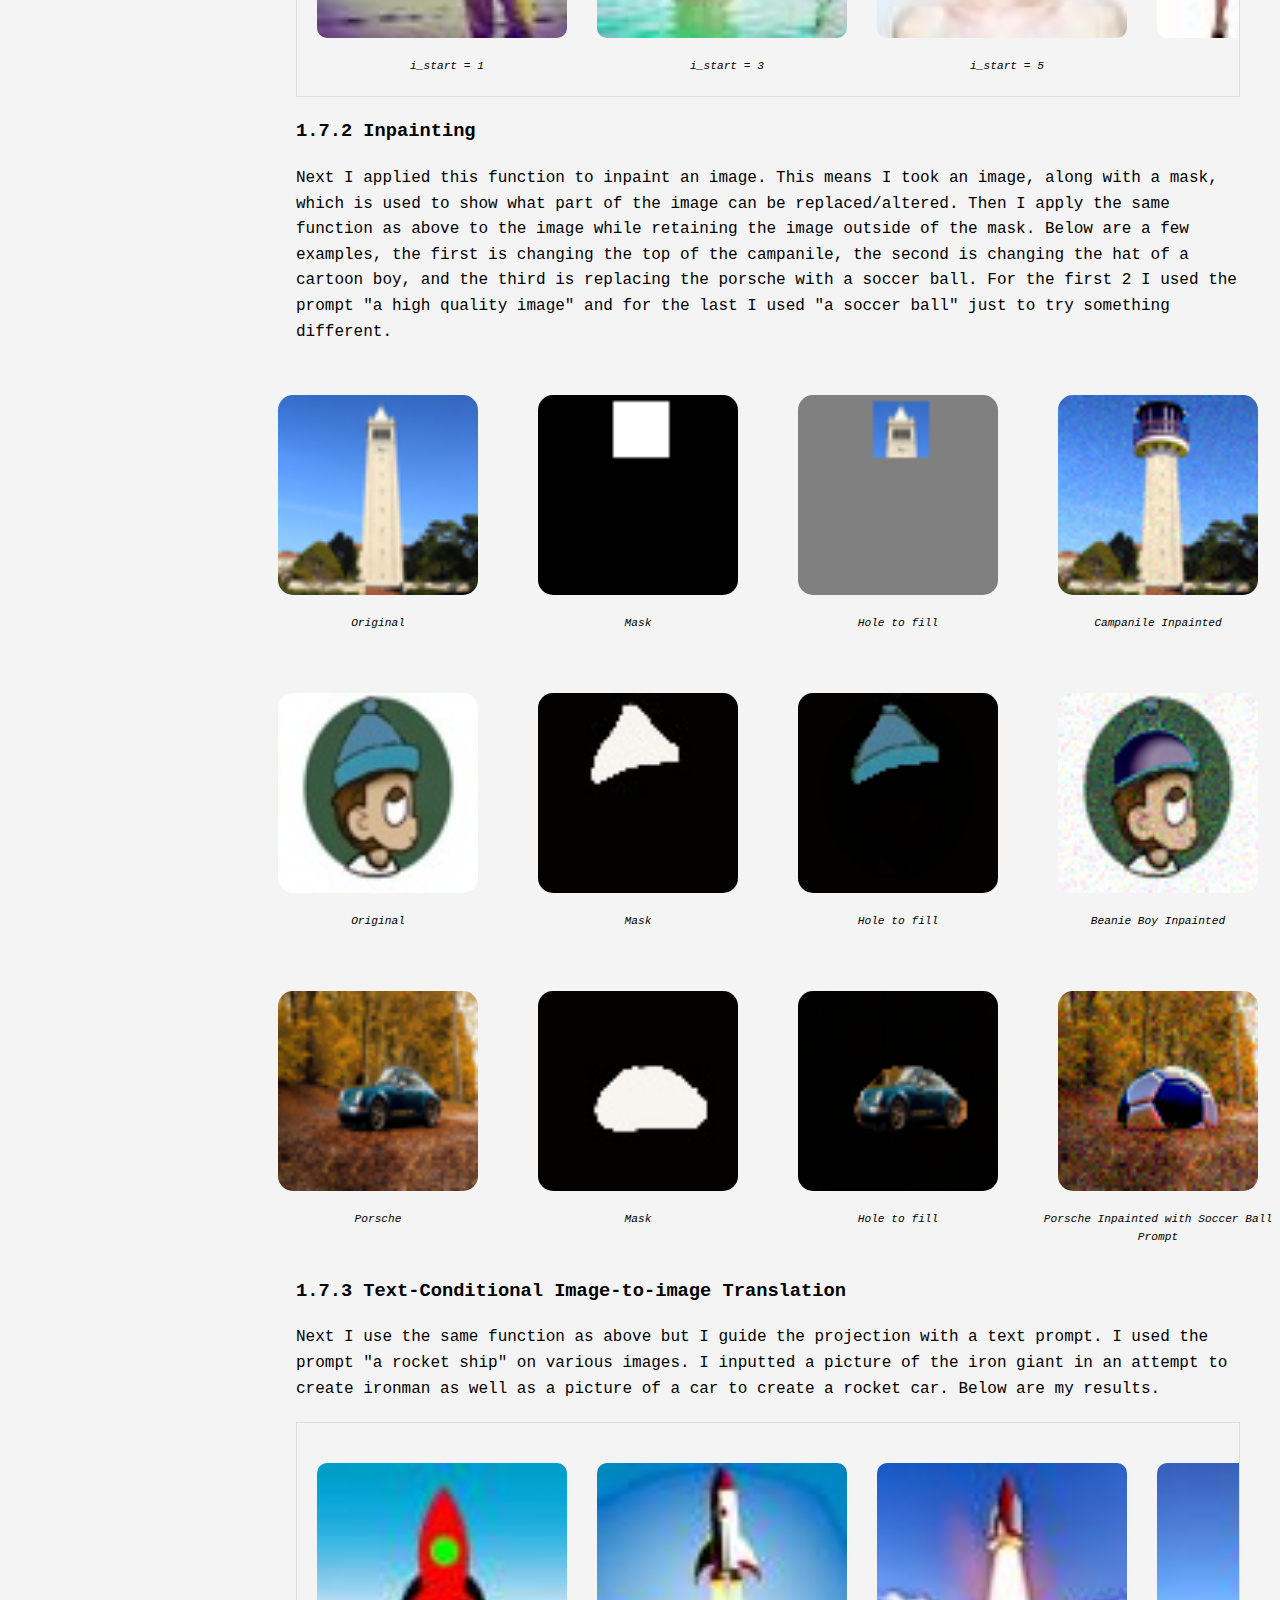
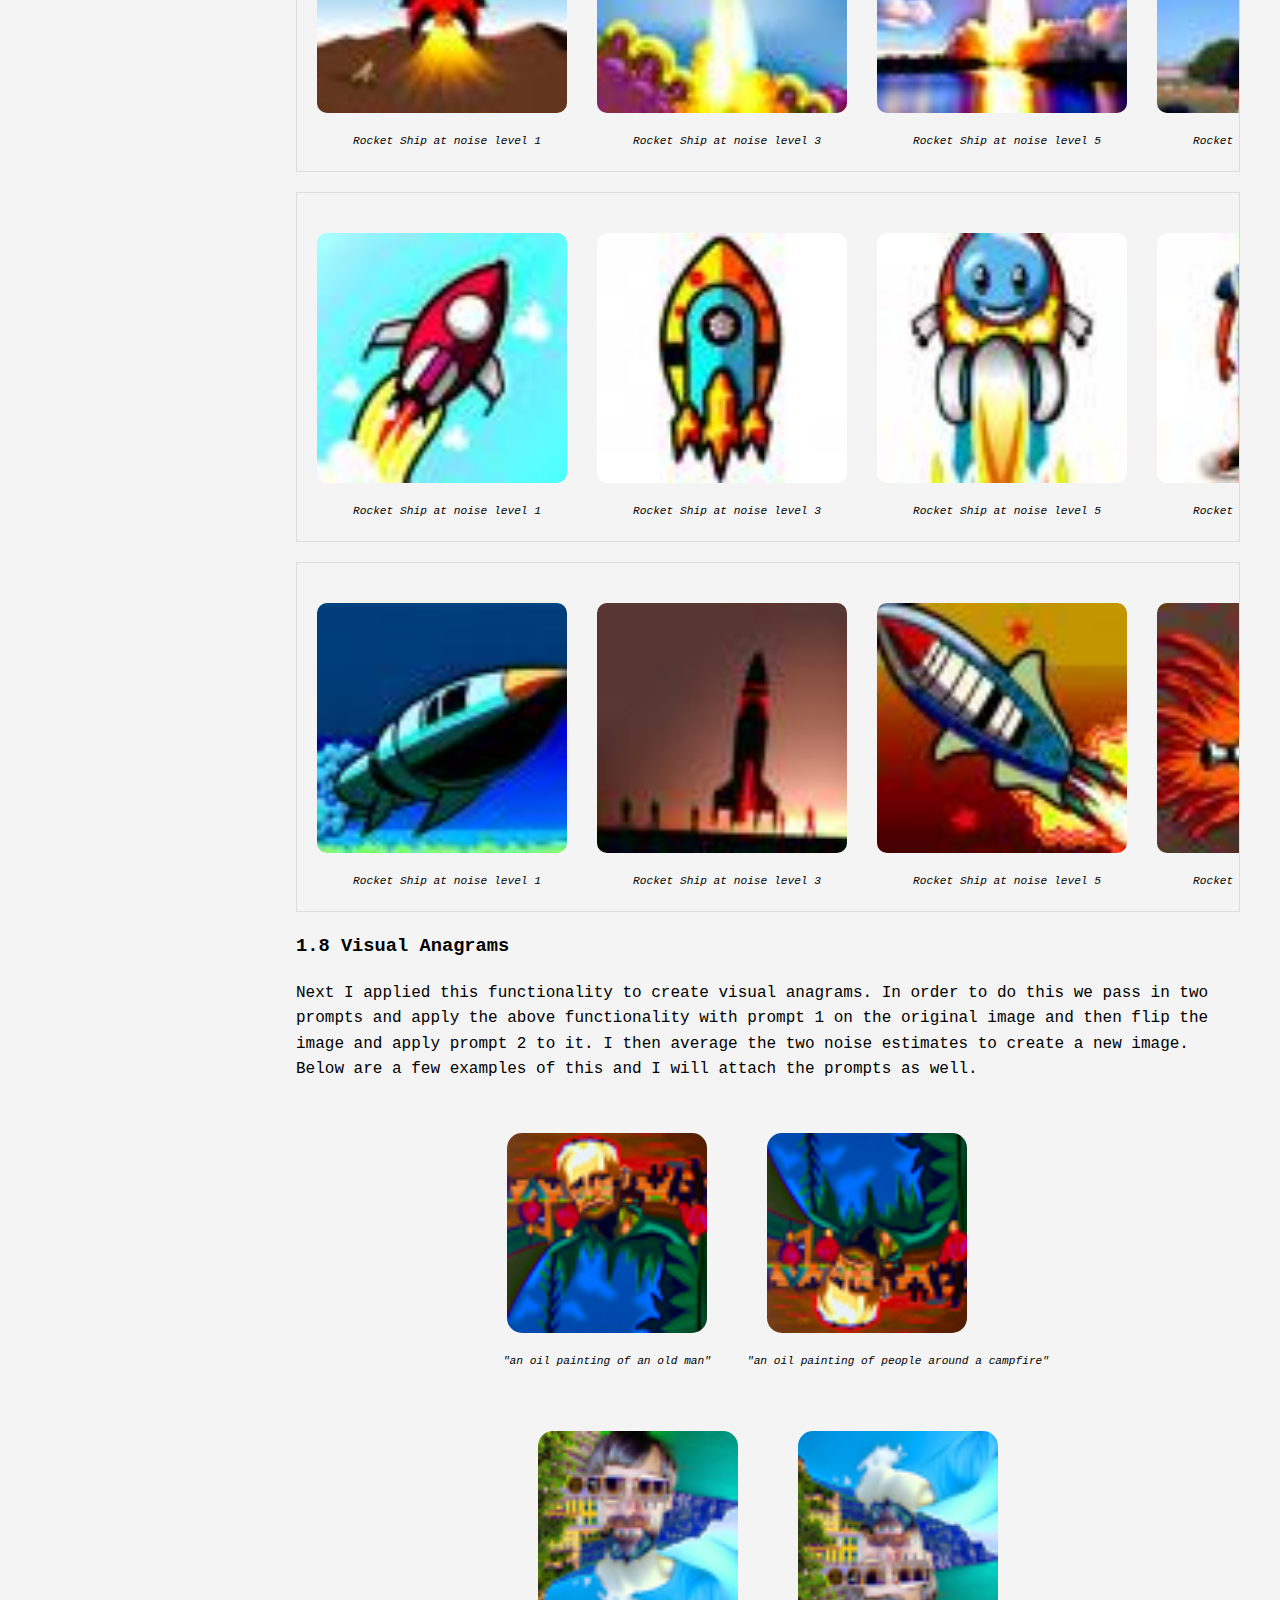
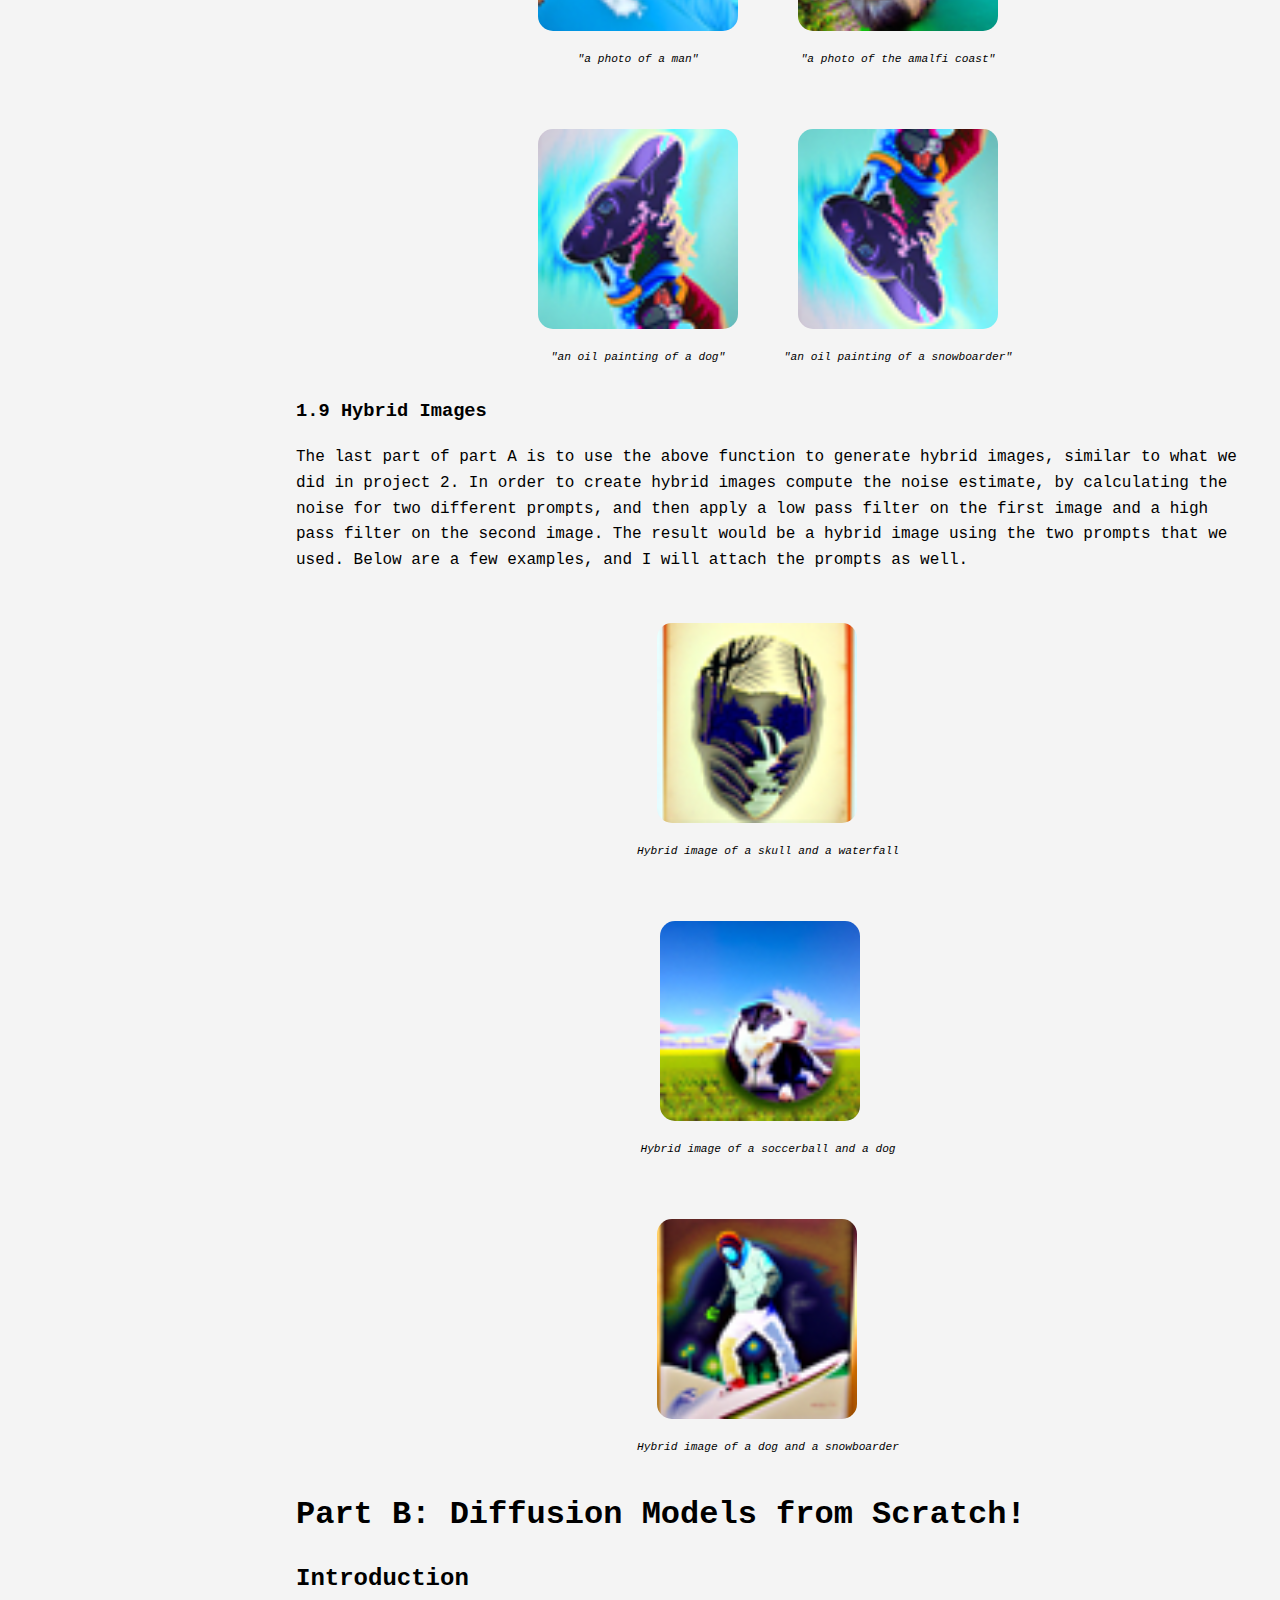
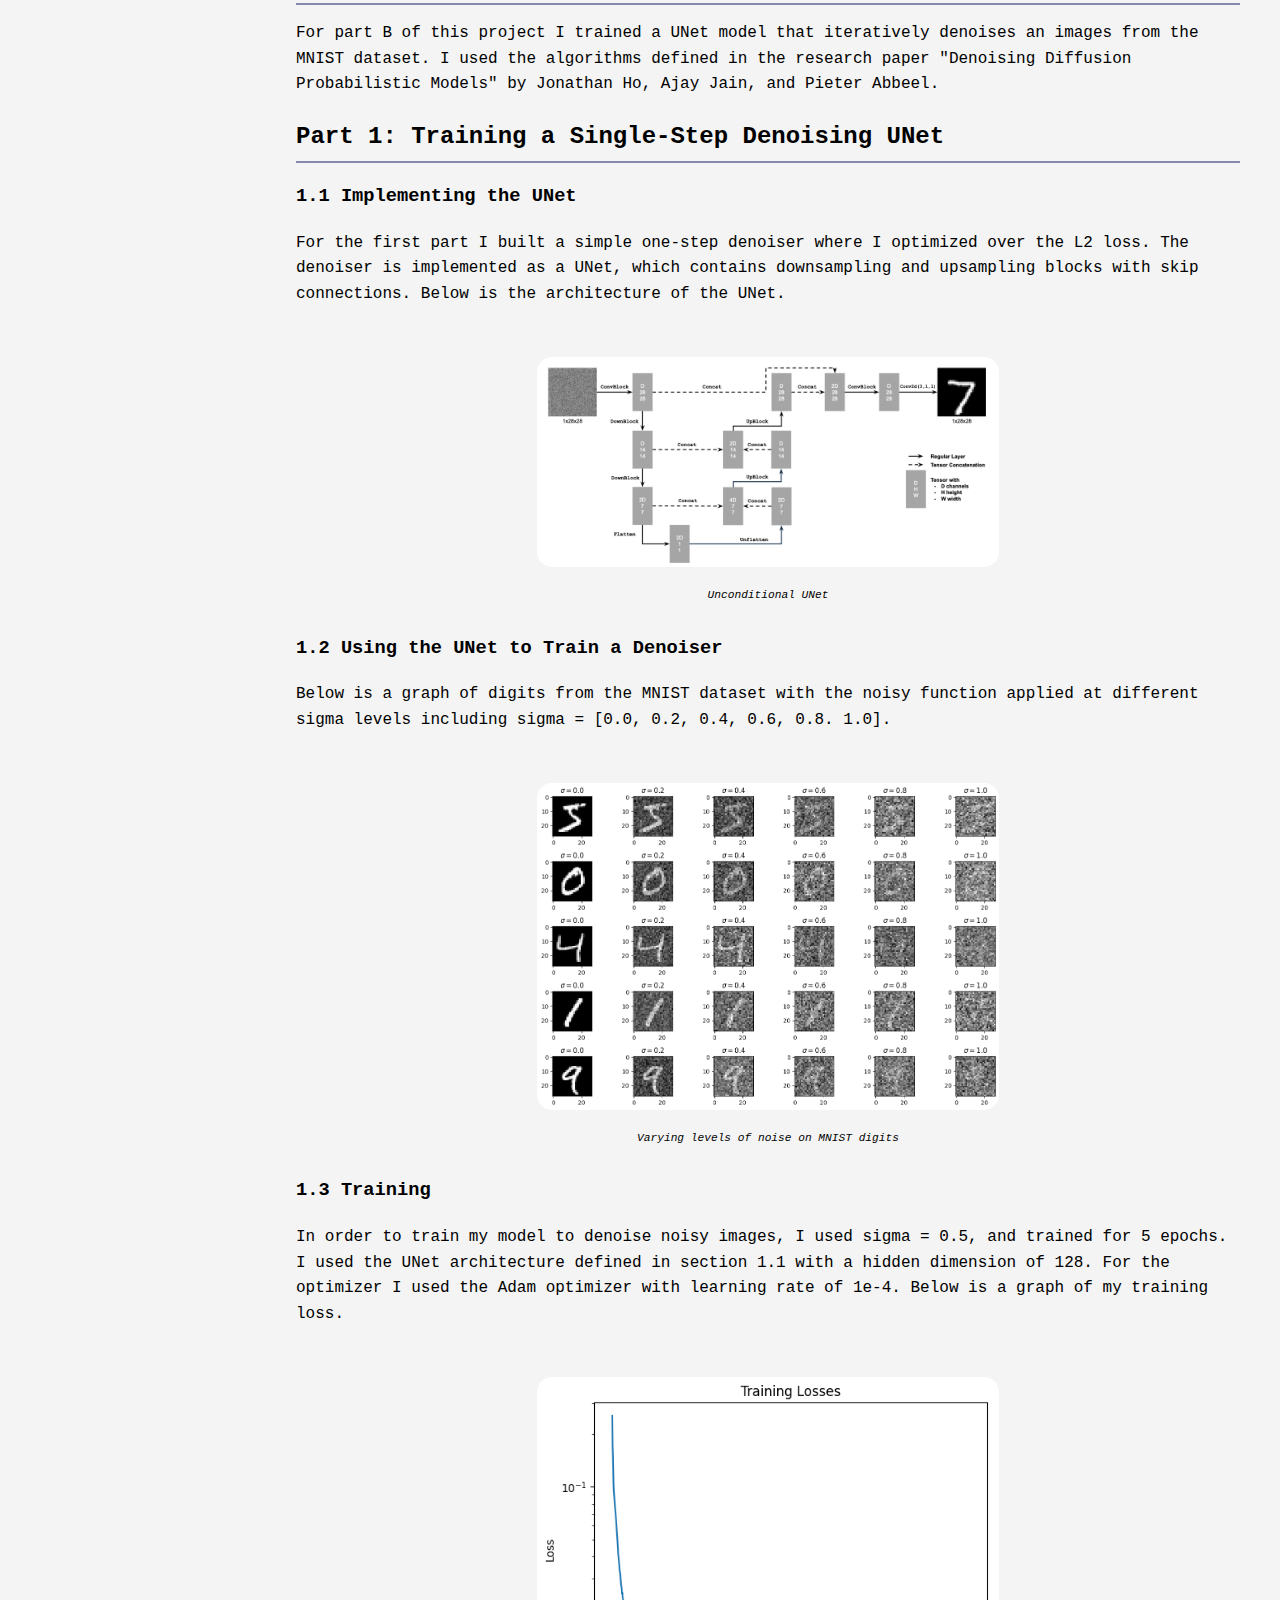
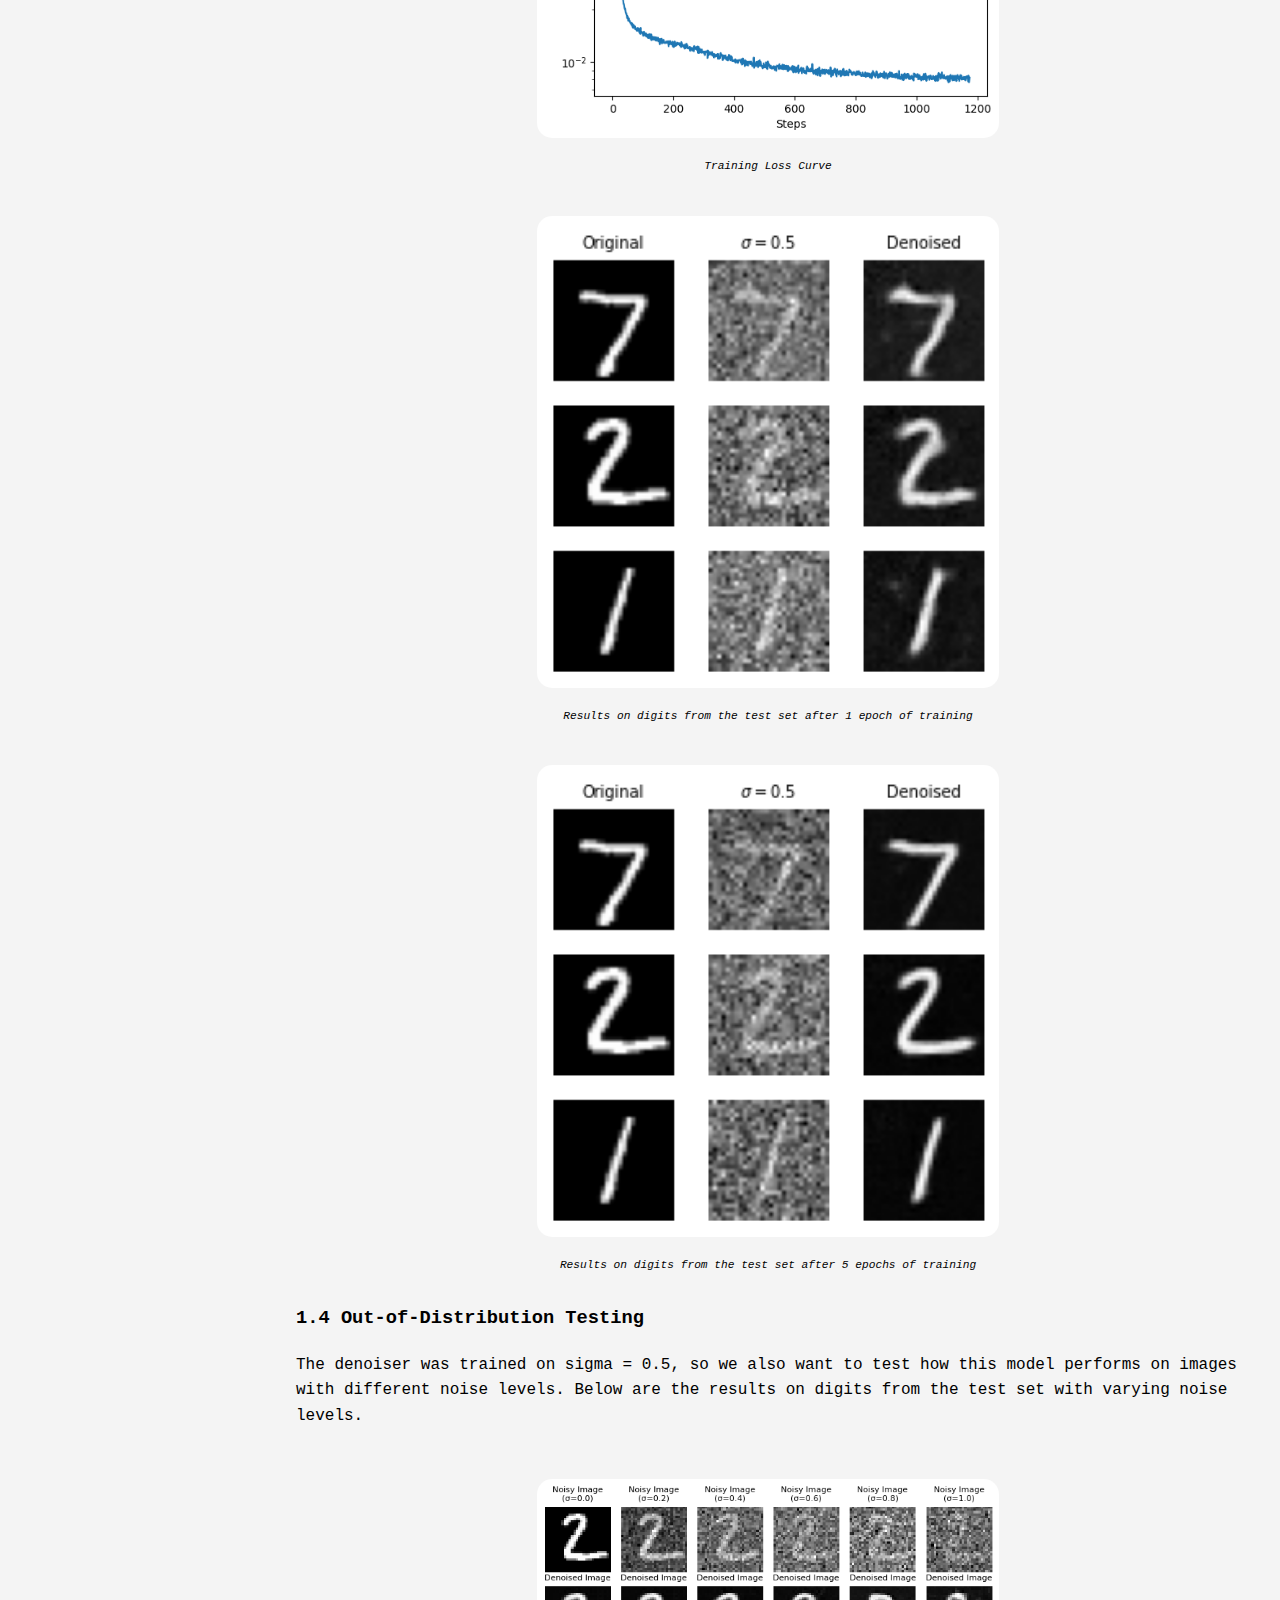
<file: proj5/index.html>
<!DOCTYPE html>
<html lang="en">
  <head>
    <meta charset="UTF-8" />
    <meta name="viewport" content="width=device-width, initial-scale=1.0" />
    <title>CS 180 Project 5 - Fun With Diffusion Models!</title>
    <link rel="stylesheet" href="style.css" />
  </head>
  <body>
    <div class="header">
      <h1>CS 180 Project 5: Fun With Diffusion Models!</h1>
      <h3>By Ediz Ertekin Jr.</h3>
    </div>

    <div class="main-container">
      <div class="sidebar">
        <ul>
          <li><strong>Part A</strong></li>
          <li><a href="#introduction">Introduction</a></li>
          <li><strong>Part 1: Sampling Loops</strong></li>
          <li>
            <a href="#forward-process">Implementing the Forward Process</a>
          </li>
          <li>
            <a href="#Classical-Denoising">Classical Denoising</a>
          </li>
          <li><a href="#One-Step-Denoising">One-Step Denoising</a></li>
          <li><a href="#Iterative-Denoising">Iterative Denoising</a></li>
          <li>
            <a href="#Diffusion-Model-Sampling">Diffusion Model Sampling</a>
          </li>
          <li>
            <a href="#CFG">Classifier-Free Guidance (CFG)</a>
          </li>
          <li>
            <a href="#Image-to-image-Translation">Image-to-image Translation</a>
          </li>
          <li>
            <a href="#Hand-Drawn">Editing Hand-Drawn and Web Images</a>
          </li>
          <li>
            <a href="#Inpainting">Inpainting</a>
          </li>
          <li>
            <a href="#Text-Conditional-Image-to-image-Translation"
              >Text-Conditional Image-to-image Translation</a
            >
          </li>
          <li>
            <a href="#Visual-Anagrams">Visual Anagrams</a>
          </li>
          <li>
            <a href="#Hybrid-Images">Hybrid Images</a>
          </li>
          <li><strong>Part B</strong></li>
          <li><a href="#part-b-introduction">Introduction</a></li>
          <li>
            <strong>Part 1: Training a Single-Step Denoising UNet</strong>
          </li>
          <li>
            <a href="#Implementing-the-UNet">Implementing the UNet</a>
          </li>
          <li>
            <a href="#Train-a-Denoiser">Using the UNet to Train a Denoiser</a>
          </li>
          <li>
            <a href="#Training">Training</a>
          </li>
          <li><a href="#Testing">Out-of-Distribution Testing</a></li>

          <strong>Part 2: Training a Diffusion Model</strong>

          <li><a href="#Adding-time">Adding Time Conditioning to UNet</a></li>
          <li><a href="#Traing_2">Training the UNet</a></li>
          <li><a href="#Sampling_2">Sampling from the UNet</a></li>
          <li><a href="#Training_3">Adding Class-Conditioning to UNet</a></li>
          <li>
            <a href="#Sampling_3">Sampling from the Class-Conditioned UNet</a>
          </li>
        </ul>
      </div>

      <div class="content">
        <h1>Part A: The Power of Diffusion Models!</h1>
        <h2 id="introduction">Introduction</h2>
        <p>
          For project 5a, I opportunity to explore applying noise to images as
          well as various methods of denoising. I then got then worked with
          diffusion models to generate samples from a given image as well as a
          blank noisy canvas. Next I looked into Image-to-image translation for
          web images as well as hand drawn images. After that I applied
          inpainting to images given a mask. Finally, I explored visual anagrams
          and hybrid images.
        </p>

        <h2>Part 0. Setup</h2>
        <p>
          In part 0, I downloaded a DeepFloyd as well as text embeddings.
          DeepFloyd is a two stage model trained by Stability AI. Below are a
          few results with differing numbers of iteratives steps which as a
          result alter the sample output.
        </p>

        <div class="image-container">
          <figure>
            <img src="photos/Before_image_20_7_0.jpg" alt="vill" />
            <figcaption>
              "An oil painting of a snowy village" <br />
              20 iterations
            </figcaption>
          </figure>
          <figure>
            <img src="photos/Before_image_20_7_1.jpg" alt="Guy" />
            <figcaption>
              "A man wearing a hat" <br />
              20 iterations
            </figcaption>
          </figure>
          <figure>
            <img src="photos/Before_image_20_7_2.jpg" alt="rocket" />
            <figcaption>
              "A rocket ship" <br />
              20 iterations
            </figcaption>
          </figure>
        </div>

        <div class="image-container">
          <figure>
            <img src="photos/After_image_40_7_0.jpg" alt="vill" />
            <figcaption>
              "An oil painting of a snowy village" <br />
              40 iterations
            </figcaption>
          </figure>
          <figure>
            <img src="photos/After_image_40_7_1.jpg" alt="Guy" />
            <figcaption>
              "A man wearing a hat" <br />
              40 iterations
            </figcaption>
          </figure>
          <figure>
            <img src="photos/After_image_40_7_2.jpg" alt="rocket" />
            <figcaption>
              "A rocket ship" <br />
              40 iterations
            </figcaption>
          </figure>
        </div>

        <div class="image-container">
          <figure>
            <img src="photos/image_200_7_0.jpg" alt="vill" />
            <figcaption>
              "An oil painting of a snowy village" <br />
              200 iterations
            </figcaption>
          </figure>
          <figure>
            <img src="photos/image_200_7_1.jpg" alt="Guy" />
            <figcaption>
              "A man wearing a hat" <br />
              200 iterations
            </figcaption>
          </figure>
          <figure>
            <img src="photos/image_200_7_2.jpg" alt="rocket" />
            <figcaption>
              "A rocket ship" <br />
              200 iterations
            </figcaption>
          </figure>
        </div>

        <h2>Part 1. Sampling Loops</h2>
        <p>
          In this part I wrote my own "sampling loops" that use the pretrained
          DeepFloyd denoisers. First I implemented the forward process which
          applied noise to the image. I then implemented various methods of
          denoising such as classical denoising, one-step denoising, and
          iterative.
        </p>

        <h3 id="forward-process">1.1 Implementing the Forward Process</h3>
        <p>
          Below I generate a noisy image at timestep t (250,500,750) by sampling
          from a Gaussian.
        </p>
        <div class="image-container">
          <figure>
            <img src="photos/campanile.jpg" alt="original" />
            <figcaption>Original Campanile</figcaption>
          </figure>
          <figure>
            <img src="photos/noisy_image_t_250.jpg" alt="t1" />
            <figcaption>Noisy Campanile at t = 250</figcaption>
          </figure>
          <figure>
            <img src="photos/noisy_image_t_500.jpg" alt="t2" />
            <figcaption>Noisy Campanile at t = 500</figcaption>
          </figure>
          <figure>
            <img src="photos/noisy_image_t_750.jpg" alt="t3" />
            <figcaption>Noisy Campanile at t = 750</figcaption>
          </figure>
        </div>

        <h3 id="Classical-Denoising">1.2 Classical Denoising</h3>
        <p>
          Next I applied a Gaussian blur filtering to try to remove the noise
          from the image. However, the results are not great.
        </p>

        <div class="image-container">
          <figure>
            <img src="photos/noisy_image_t_250.jpg" alt="t1" />
            <figcaption>Noisy Campanile at t = 250</figcaption>
          </figure>
          <figure>
            <img src="photos/noisy_image_t_500.jpg" alt="t2" />
            <figcaption>Noisy Campanile at t = 500</figcaption>
          </figure>
          <figure>
            <img src="photos/noisy_image_t_750.jpg" alt="t3" />
            <figcaption>Noisy Campanile at t = 750</figcaption>
          </figure>
        </div>

        <div class="image-container">
          <figure>
            <img src="photos/blur_image_t_250.jpg" alt="t1" />
            <figcaption>Gaussian Blur Denoising at t = 250</figcaption>
          </figure>
          <figure>
            <img src="photos/blur_image_t_500.jpg" alt="t2" />
            <figcaption>Gaussian Blur Denoising at t = 500</figcaption>
          </figure>
          <figure>
            <img src="photos/blur_image_t_750.jpg" alt="t3" />
            <figcaption>Gaussian Blur Denoising at t = 750</figcaption>
          </figure>
        </div>

        <h3 id="One-Step-Denoising">1.3 One-Step Denoising</h3>
        <p>
          For this part I use the pretrained diffusion model to denoise the
          noisy images computed in 1.1. I estimate the noise in the new noisy
          image and then denoise it using the diffusion model to obtain an
          estimate of the original image.
        </p>

        <div class="image-container">
          <figure>
            <img src="photos/noisy_image_t_250.jpg" alt="t1" />
            <figcaption>Noisy Campanile at t = 250</figcaption>
          </figure>
          <figure>
            <img src="photos/noisy_image_t_500.jpg" alt="t2" />
            <figcaption>Noisy Campanile at t = 500</figcaption>
          </figure>
          <figure>
            <img src="photos/noisy_image_t_750.jpg" alt="t3" />
            <figcaption>Noisy Campanile at t = 750</figcaption>
          </figure>
        </div>

        <div class="image-container">
          <figure>
            <img src="photos/one_step_denoise_image_t_250.jpg" alt="t1" />
            <figcaption>One-Step Denoised Campanile at t = 250</figcaption>
          </figure>
          <figure>
            <img src="photos/one_step_denoise_image_t_500.jpg" alt="t2" />
            <figcaption>One-Step Denoised Campanile at t = 500</figcaption>
          </figure>
          <figure>
            <img src="photos/one_step_denoise_image_t_750.jpg" alt="t3" />
            <figcaption>One-Step Denoised Campanile at t = 750</figcaption>
          </figure>
        </div>

        <h3 id="Iterative-Denoising">1.4 Iterative Denoising</h3>
        <p>
          Although the one-step denoising does a decent job for denoising.
          However, diffusion models are meant to denoise iteratively, but we
          dont want it to be slow so we can skip steps to denoise faster. To
          skip steps I created a new list of timesteps called strided_timesteps.
          I then denoise the image at each timestep in strided_timesteps using
          the model. Below are the results from every fifth timesteps in
          strided_timesteps. As well as the final clean image, the original
          campanile, one-step, and the gaussian blur denoised images.
        </p>

        <div class="horizontal-scroll">
          <figure>
            <img src="photos/iterative_denoised_timestep_90.jpg" alt="t1" />
            <figcaption>Noisy Campanile at t=90</figcaption>
          </figure>
          <figure>
            <img src="photos/iterative_denoised_timestep_240.jpg" alt="t2" />
            <figcaption>Noisy Campanile at t=240</figcaption>
          </figure>
          <figure>
            <img src="photos/iterative_denoised_timestep_390.jpg" alt="t3" />
            <figcaption>Noisy Campanile at t=390</figcaption>
          </figure>
          <figure>
            <img src="photos/iterative_denoised_timestep_540.jpg" alt="t4" />
            <figcaption>Noisy Campanile at t=540</figcaption>
          </figure>
          <figure>
            <img src="photos/iterative_denoised_timestep_690.jpg" alt="t5" />
            <figcaption>Noisy Campanile at t=690</figcaption>
          </figure>
        </div>

        <div class="image-container">
          <figure>
            <img src="photos/campanile.jpg" alt="t1" />
            <figcaption>Original</figcaption>
          </figure>
          <figure>
            <img src="photos/iterative_denoised_final.jpg" alt="t2" />
            <figcaption>Iteratively Denoised Campanile</figcaption>
          </figure>
          <figure>
            <img src="photos/one_step_denoise_image_t_250.jpg" alt="t3" />
            <figcaption>One-Step Denoised Campanile</figcaption>
          </figure>
          <figure>
            <img src="photos/blur_image_t_750.jpg" alt="t4" />
            <figcaption>Gaussian Blurred Campanile</figcaption>
          </figure>
        </div>

        <h3 id="Diffusion-Model-Sampling">1.5 Diffusion Model Sampling</h3>
        <p>
          Next we use the diffusion model to create images from scratch by
          passing in a blank canvas with the prompt "a high quality photo" for
          the embeddings.
        </p>

        <div class="horizontal-scroll">
          <figure>
            <img src="photos/generated_sample_0.jpg" alt="t1" />
            <figcaption>Sample 1</figcaption>
          </figure>
          <figure>
            <img src="photos/generated_sample_1.jpg" alt="t2" />
            <figcaption>Sample 2</figcaption>
          </figure>
          <figure>
            <img src="photos/generated_sample_2.jpg" alt="t3" />
            <figcaption>Sample 3</figcaption>
          </figure>
          <figure>
            <img src="photos/generated_sample_3.jpg" alt="t4" />
            <figcaption>Sample 4</figcaption>
          </figure>
          <figure>
            <img src="photos/generated_sample_4.jpg" alt="t5" />
            <figcaption>Sample 5</figcaption>
          </figure>
        </div>

        <h3 id="CFG">1.6 Classifier-Free Guidance (CFG)</h3>
        <p>
          From section 1.5, we can see that some of the images in the prior
          section are not very good, and some are completely non-sensical. In
          order to improve these results we can use classifier-free guidance. I
          computed a conditional and an unconditional noise estimate to generate
          a new estimate using a variable that controls the strength of CFG. For
          the conditional prompt I used "a high quality photo" and for the
          unconditional prompt I used "". Below are 5 images using the prompt "a
          high quality photo" with a CFG scale of 7.
        </p>
        <div class="horizontal-scroll">
          <figure>
            <img src="photos/CFG_Sample_0.jpg" alt="t1" />
            <figcaption>Sample 1 with CFG</figcaption>
          </figure>
          <figure>
            <img src="photos/CFG_Sample_1.jpg" alt="t2" />
            <figcaption>Sample 2 with CFG</figcaption>
          </figure>
          <figure>
            <img src="photos/CFG_Sample_2.jpg" alt="t3" />
            <figcaption>Sample 3 with CFG</figcaption>
          </figure>
          <figure>
            <img src="photos/CFG_Sample_3.jpg" alt="t4" />
            <figcaption>Sample 4 with CFG</figcaption>
          </figure>
          <figure>
            <img src="photos/CFG_Sample_4.jpg" alt="t5" />
            <figcaption>Sample 5 with CFG</figcaption>
          </figure>
        </div>

        <h3 id="Image-to-image-Translation">1.7 Image-to-image Translation</h3>
        <p>
          The more noise we add, the larger the edit will be however this
          results in the model needing to hallucinate. I took the original test
          image, applied the noise function to it, and force it back onto the
          image manifold without any conditioning. Below I applied this
          translation to the image of the campanile as well as two images of my
          own.
        </p>
        <div class="horizontal-scroll">
          <figure>
            <img src="photos2/cleaned_image_noise_1.jpg" alt="t1" />
            <figcaption>i_start = 1</figcaption>
          </figure>
          <figure>
            <img src="photos2/cleaned_image_noise_3.jpg" alt="t2" />
            <figcaption>i_start = 3</figcaption>
          </figure>
          <figure>
            <img src="photos2/cleaned_image_noise_5.jpg" alt="t3" />
            <figcaption>i_start = 5</figcaption>
          </figure>
          <figure>
            <img src="photos2/cleaned_image_noise_7.jpg" alt="t4" />
            <figcaption>i_start = 7</figcaption>
          </figure>
          <figure>
            <img src="photos2/cleaned_image_noise_10.jpg" alt="t5" />
            <figcaption>i_start = 10</figcaption>
          </figure>
          <figure>
            <img src="photos2/cleaned_image_noise_20.jpg" alt="t6" />
            <figcaption>i_start = 20</figcaption>
          </figure>
          <figure>
            <img src="photos/campanile.jpg" alt="t7" />
            <figcaption>Campanile</figcaption>
          </figure>
        </div>

        <div class="horizontal-scroll">
          <figure>
            <img src="photos2/beanie_boy_1.jpg" alt="t1" />
            <figcaption>i_start = 1</figcaption>
          </figure>
          <figure>
            <img src="photos2/beanie_boy_3.jpg" alt="t2" />
            <figcaption>i_start = 3</figcaption>
          </figure>
          <figure>
            <img src="photos2/beanie_boy_5.jpg" alt="t3" />
            <figcaption>i_start = 5</figcaption>
          </figure>
          <figure>
            <img src="photos2/beanie_boy_7.jpg" alt="t4" />
            <figcaption>i_start = 7</figcaption>
          </figure>
          <figure>
            <img src="photos2/beanie_boy_10.jpg" alt="t5" />
            <figcaption>i_start = 10</figcaption>
          </figure>
          <figure>
            <img src="photos2/beanie_boy_20.jpg" alt="t6" />
            <figcaption>i_start = 20</figcaption>
          </figure>
          <figure>
            <img src="photos2/Beanie_Boy.jpg" alt="t7" />
            <figcaption>Beanie Boy</figcaption>
          </figure>
        </div>

        <div class="horizontal-scroll">
          <figure>
            <img src="photos2/bubble_guy_1.jpg" alt="t1" />
            <figcaption>i_start = 1</figcaption>
          </figure>
          <figure>
            <img src="photos2/bubble_guy_3.jpg" alt="t2" />
            <figcaption>i_start = 3</figcaption>
          </figure>
          <figure>
            <img src="photos2/bubble_guy_5.jpg" alt="t3" />
            <figcaption>i_start = 5</figcaption>
          </figure>
          <figure>
            <img src="photos2/bubble_guy_7.jpg" alt="t4" />
            <figcaption>i_start = 7</figcaption>
          </figure>
          <figure>
            <img src="photos2/bubble_guy_10.jpg" alt="t5" />
            <figcaption>i_start = 10</figcaption>
          </figure>
          <figure>
            <img src="photos2/bubble_guy_20.jpg" alt="t6" />
            <figcaption>i_start = 20</figcaption>
          </figure>
          <figure>
            <img src="photos2/Bubble_Skater.jpg" alt="t7" />
            <figcaption>Bubble Skater</figcaption>
          </figure>
        </div>

        <h3 id="Hand-Drawn">1.7.1 Editing Hand-Drawn and Web Images</h3>
        <p>
          Next I apply the above function to hand drawn images as well as a
          image from the web of a porsche. The first image is of an avocado,
          then I drew a flower and a ball guy with glasses.
        </p>

        <div class="horizontal-scroll">
          <figure>
            <img src="photos2/avo_evo_1.jpg" alt="t1" />
            <figcaption>i_start = 1</figcaption>
          </figure>
          <figure>
            <img src="photos2/avo_evo_3.jpg" alt="t2" />
            <figcaption>i_start = 3</figcaption>
          </figure>
          <figure>
            <img src="photos2/avo_evo_5.jpg" alt="t3" />
            <figcaption>i_start = 5</figcaption>
          </figure>
          <figure>
            <img src="photos2/avo_evo_7.jpg" alt="t4" />
            <figcaption>i_start = 7</figcaption>
          </figure>
          <figure>
            <img src="photos2/avo_evo_10.jpg" alt="t5" />
            <figcaption>i_start = 10</figcaption>
          </figure>
          <figure>
            <img src="photos2/avo_evo_20.jpg" alt="t6" />
            <figcaption>i_start = 20</figcaption>
          </figure>
          <figure>
            <img src="photos2/avocado.jpg" alt="t7" />
            <figcaption>Avocado</figcaption>
          </figure>
        </div>

        <div class="horizontal-scroll">
          <figure>
            <img src="photos2/flower_1.jpg" alt="t1" />
            <figcaption>i_start = 1</figcaption>
          </figure>
          <figure>
            <img src="photos2/flower_3.jpg" alt="t2" />
            <figcaption>i_start = 3</figcaption>
          </figure>
          <figure>
            <img src="photos2/flower_5.jpg" alt="t3" />
            <figcaption>i_start = 5</figcaption>
          </figure>
          <figure>
            <img src="photos2/flower_7.jpg" alt="t4" />
            <figcaption>i_start = 7</figcaption>
          </figure>
          <figure>
            <img src="photos2/flower_10.jpg" alt="t5" />
            <figcaption>i_start = 10</figcaption>
          </figure>
          <figure>
            <img src="photos2/flower_20.jpg" alt="t6" />
            <figcaption>i_start = 20</figcaption>
          </figure>
          <figure>
            <img src="photos2/flower.jpg" alt="t7" />
            <figcaption>Drawn Flower</figcaption>
          </figure>
        </div>

        <div class="horizontal-scroll">
          <figure>
            <img src="photos2/ball_guy_1.jpg" alt="t1" />
            <figcaption>i_start = 1</figcaption>
          </figure>
          <figure>
            <img src="photos2/ball_guy_3.jpg" alt="t2" />
            <figcaption>i_start = 3</figcaption>
          </figure>
          <figure>
            <img src="photos2/ball_guy_5.jpg" alt="t3" />
            <figcaption>i_start = 5</figcaption>
          </figure>
          <figure>
            <img src="photos2/ball_guy_7.jpg" alt="t4" />
            <figcaption>i_start = 7</figcaption>
          </figure>
          <figure>
            <img src="photos2/ball_guy_10.jpg" alt="t5" />
            <figcaption>i_start = 10</figcaption>
          </figure>
          <figure>
            <img src="photos2/ball_guy_20.jpg" alt="t6" />
            <figcaption>i_start = 20</figcaption>
          </figure>
          <figure>
            <img src="photos2/ball_guy.jpg" alt="t7" />
            <figcaption>Drawn Ball Guy</figcaption>
          </figure>
        </div>

        <h3 id="Inpainting">1.7.2 Inpainting</h3>
        <p>
          Next I applied this function to inpaint an image. This means I took an
          image, along with a mask, which is used to show what part of the image
          can be replaced/altered. Then I apply the same function as above to
          the image while retaining the image outside of the mask. Below are a
          few examples, the first is changing the top of the campanile, the
          second is changing the hat of a cartoon boy, and the third is
          replacing the porsche with a soccer ball. For the first 2 I used the
          prompt "a high quality image" and for the last I used "a soccer ball"
          just to try something different.
        </p>

        <div class="image-container">
          <figure>
            <img src="photos/campanile.jpg" alt="t5" />
            <figcaption>Original</figcaption>
          </figure>
          <figure>
            <img src="photos3/camp_mask.jpg" alt="t6" />
            <figcaption>Mask</figcaption>
          </figure>
          <figure>
            <img src="photos3/camp_replace.jpg" alt="t7" />
            <figcaption>Hole to fill</figcaption>
          </figure>
          <figure>
            <img src="photos3/camp_replaced.jpg" alt="t7" />
            <figcaption>Campanile Inpainted</figcaption>
          </figure>
        </div>

        <div class="image-container">
          <figure>
            <img src="photos3/beanie_boy.jpeg" alt="t5" />
            <figcaption>Original</figcaption>
          </figure>
          <figure>
            <img src="photos3/beanie_mask.jpeg" alt="t6" />
            <figcaption>Mask</figcaption>
          </figure>
          <figure>
            <img src="photos3/change_hat.jpg" alt="t6" />
            <figcaption>Hole to fill</figcaption>
          </figure>
          <figure>
            <img src="photos3/beanie_boy_2.jpg" alt="t7" />
            <figcaption>Beanie Boy Inpainted</figcaption>
          </figure>
        </div>

        <div class="image-container">
          <figure>
            <img src="photos3/porsche.jpg" alt="t5" />
            <figcaption>Porsche</figcaption>
          </figure>
          <figure>
            <img src="photos3/porsche_mask.jpg" alt="t6" />
            <figcaption>Mask</figcaption>
          </figure>
          <figure>
            <img src="photos3/change_car.jpg" alt="t6" />
            <figcaption>Hole to fill</figcaption>
          </figure>
          <figure>
            <img src="photos3/car_to_ball.jpg" alt="t7" />
            <figcaption>Porsche Inpainted with Soccer Ball Prompt</figcaption>
          </figure>
        </div>

        <h3 id="Text-Conditional-Image-to-image-Translation">
          1.7.3 Text-Conditional Image-to-image Translation
        </h3>
        <p>
          Next I use the same function as above but I guide the projection with
          a text prompt. I used the prompt "a rocket ship" on various images. I
          inputted a picture of the iron giant in an attempt to create ironman
          as well as a picture of a car to create a rocket car. Below are my
          results.
        </p>

        <div class="horizontal-scroll">
          <figure>
            <img src="photos3/rocket_1.jpg" alt="t5" />
            <figcaption>Rocket Ship at noise level 1</figcaption>
          </figure>
          <figure>
            <img src="photos3/rocket_3.jpg" alt="t6" />
            <figcaption>Rocket Ship at noise level 3</figcaption>
          </figure>
          <figure>
            <img src="photos3/rocket_5.jpg" alt="t7" />
            <figcaption>Rocket Ship at noise level 5</figcaption>
          </figure>
          <figure>
            <img src="photos3/rocket_7.jpg" alt="t7" />
            <figcaption>Rocket Ship at noise level 7</figcaption>
          </figure>
          <figure>
            <img src="photos3/rocket_10.jpg" alt="t7" />
            <figcaption>Rocket Ship at noise level 10</figcaption>
          </figure>
          <figure>
            <img src="photos3/rocket_20.jpg" alt="t7" />
            <figcaption>Rocket Ship at noise level 20</figcaption>
          </figure>
          <figure>
            <img src="photos/campanile.jpg" alt="t7" />
            <figcaption>Campanile</figcaption>
          </figure>
        </div>

        <div class="horizontal-scroll">
          <figure>
            <img src="photos3/ironman_1.jpg" alt="t5" />
            <figcaption>Rocket Ship at noise level 1</figcaption>
          </figure>
          <figure>
            <img src="photos3/ironman_3.jpg" alt="t6" />
            <figcaption>Rocket Ship at noise level 3</figcaption>
          </figure>
          <figure>
            <img src="photos3/ironman_5.jpg" alt="t7" />
            <figcaption>Rocket Ship at noise level 5</figcaption>
          </figure>
          <figure>
            <img src="photos3/ironman_7.jpg" alt="t7" />
            <figcaption>Rocket Ship at noise level 7</figcaption>
          </figure>
          <figure>
            <img src="photos3/ironman_10.jpg" alt="t7" />
            <figcaption>Rocket Ship at noise level 10</figcaption>
          </figure>
          <figure>
            <img src="photos3/ironman_20.jpg" alt="t7" />
            <figcaption>Rocket Ship at noise level 20</figcaption>
          </figure>
          <figure>
            <img src="photos3/iron_giant.jpg" alt="t7" />
            <figcaption>Iron Giant</figcaption>
          </figure>
        </div>

        <div class="horizontal-scroll">
          <figure>
            <img src="photos3/car_1.jpg" alt="t5" />
            <figcaption>Rocket Ship at noise level 1</figcaption>
          </figure>
          <figure>
            <img src="photos3/car_3.jpg" alt="t6" />
            <figcaption>Rocket Ship at noise level 3</figcaption>
          </figure>
          <figure>
            <img src="photos3/car_5.jpg" alt="t7" />
            <figcaption>Rocket Ship at noise level 5</figcaption>
          </figure>
          <figure>
            <img src="photos3/car_7.jpg" alt="t7" />
            <figcaption>Rocket Ship at noise level 7</figcaption>
          </figure>
          <figure>
            <img src="photos3/car_10.jpg" alt="t7" />
            <figcaption>Rocket Ship at noise level 10</figcaption>
          </figure>
          <figure>
            <img src="photos3/car_20.jpg" alt="t7" />
            <figcaption>Rocket Ship at noise level 20</figcaption>
          </figure>
          <figure>
            <img src="photos3/porsche.jpg" alt="t7" />
            <figcaption>Porsche</figcaption>
          </figure>
        </div>

        <h3 id="Visual-Anagrams">1.8 Visual Anagrams</h3>
        <p>
          Next I applied this functionality to create visual anagrams. In order
          to do this we pass in two prompts and apply the above functionality
          with prompt 1 on the original image and then flip the image and apply
          prompt 2 to it. I then average the two noise estimates to create a new
          image. Below are a few examples of this and I will attach the prompts
          as well.
        </p>

        <div class="image-container">
          <figure>
            <img src="photos4/old_guy.jpg" alt="t5" />
            <figcaption>"an oil painting of an old man"</figcaption>
          </figure>
          <figure>
            <img src="photos4/campfire.jpg" alt="t6" />
            <figcaption>
              "an oil painting of people around a campfire"
            </figcaption>
          </figure>
        </div>

        <div class="image-container">
          <figure>
            <img src="photos4/guy.jpg" alt="t6" />
            <figcaption>"a photo of a man"</figcaption>
          </figure>
          <figure>
            <img src="photos4/amalfi_coast.jpg" alt="t5" />
            <figcaption>"a photo of the amalfi coast"</figcaption>
          </figure>
        </div>

        <div class="image-container">
          <figure>
            <img src="photos4/dog.jpg" alt="t5" />
            <figcaption>"an oil painting of a dog"</figcaption>
          </figure>
          <figure>
            <img src="photos4/snowboarder.jpg" alt="t6" />
            <figcaption>"an oil painting of a snowboarder"</figcaption>
          </figure>
        </div>

        <h3 id="Hybrid-Images">1.9 Hybrid Images</h3>
        <p>
          The last part of part A is to use the above function to generate
          hybrid images, similar to what we did in project 2. In order to create
          hybrid images compute the noise estimate, by calculating the noise for
          two different prompts, and then apply a low pass filter on the first
          image and a high pass filter on the second image. The result would be
          a hybrid image using the two prompts that we used. Below are a few
          examples, and I will attach the prompts as well.
        </p>

        <div class="image-container">
          <figure>
            <img src="photos4/skull_hybrid.jpg" alt="t5" />
            <figcaption>Hybrid image of a skull and a waterfall</figcaption>
          </figure>
        </div>

        <div class="image-container">
          <figure>
            <img src="photos4/dog_ball.jpg" alt="t5" />
            <figcaption>Hybrid image of a soccerball and a dog</figcaption>
          </figure>
        </div>

        <div class="image-container">
          <figure>
            <img src="photos4/dog_snow.jpg" alt="t5" />
            <figcaption>Hybrid image of a dog and a snowboarder</figcaption>
          </figure>
        </div>

        <h1>Part B: Diffusion Models from Scratch!</h1>
        <h2 id="part-b-introduction">Introduction</h2>
        <p>
          For part B of this project I trained a UNet model that iteratively
          denoises an images from the MNIST dataset. I used the algorithms
          defined in the research paper "Denoising Diffusion Probabilistic
          Models" by Jonathan Ho, Ajay Jain, and Pieter Abbeel.
        </p>

        <h2>Part 1: Training a Single-Step Denoising UNet</h2>

        <h3 id="">1.1 Implementing the UNet</h3>
        <p>
          For the first part I built a simple one-step denoiser where I
          optimized over the L2 loss. The denoiser is implemented as a UNet,
          which contains downsampling and upsampling blocks with skip
          connections. Below is the architecture of the UNet.
        </p>

        <figure>
          <img src="photos5/uncond_unet.png" alt="graph" />
          <figcaption>Unconditional UNet</figcaption>
        </figure>

        <h3 id="Implementing-the-UNet">
          1.2 Using the UNet to Train a Denoiser
        </h3>
        <p>
          Below is a graph of digits from the MNIST dataset with the noisy
          function applied at different sigma levels including sigma = [0.0,
          0.2, 0.4, 0.6, 0.8. 1.0].
        </p>

        <figure>
          <img src="photos5/noise_graph.jpg" alt="noise" />
          <figcaption>Varying levels of noise on MNIST digits</figcaption>
        </figure>

        <h3 id="Training">1.3 Training</h3>
        <p>
          In order to train my model to denoise noisy images, I used sigma =
          0.5, and trained for 5 epochs. I used the UNet architecture defined in
          section 1.1 with a hidden dimension of 128. For the optimizer I used
          the Adam optimizer with learning rate of 1e-4. Below is a graph of my
          training loss.
        </p>

        <figure>
          <img src="photos5/train_loss_pt1.jpg" alt="curve" />
          <figcaption>Training Loss Curve</figcaption>
        </figure>

        <figure>
          <img src="photos5/epoch_1_noise_denoise.jpg" alt="e1" />
          <figcaption>
            Results on digits from the test set after 1 epoch of training
          </figcaption>
        </figure>

        <figure>
          <img src="photos5/epoch_5_noise_denoise.jpg" alt="e5" />
          <figcaption>
            Results on digits from the test set after 5 epochs of training
          </figcaption>
        </figure>

        <h3 id="Testing">1.4 Out-of-Distribution Testing</h3>
        <p>
          The denoiser was trained on sigma = 0.5, so we also want to test how
          this model performs on images with different noise levels. Below are
          the results on digits from the test set with varying noise levels.
        </p>

        <figure>
          <img src="photos5/out_of_sys.jpg" alt="out_of_sys" />
          <figcaption>
            Results on digits from the test set with varying noise levels
            including sigma = [0.0, 0.2, 0.4, 0.6, 0.8. 1.0].
          </figcaption>
        </figure>

        <h2>Part 2: Training a Diffusion Model</h2>

        <h3 id="Adding-time">2.1 Adding Time Conditioning to UNet</h3>
        <p>
          For the next part we transform the uncondtioned UNet into a
          conditioned UNet on timestep variable t. I injected the scalar t into
          the UNet model to condition it, and then trained the model to predict
          a denoised image. Below is the architecture of the conditioned UNet.
        </p>

        <figure>
          <img src="photos5/cond_unet.png" alt="graph" />
          <figcaption>Conditioned UNet</figcaption>
        </figure>

        <h3 id="Traing_2">2.2 Training the UNet</h3>
        <p>
          In order to train the model, I pick a random image from the training
          set, a random timestep t, and train the denoiser to predict the noise.
          I use the MNIST dataset for the training set with a batch size of 128
          and train for 20 epochs. As mentioned in the instructions I normalize
          t based on T which is the total number of timesteps(300). I used the
          Adam optimizer with a learning rate of 1e-3. I also call
          scheduler.step() after every epoch. I used the time-conditioned UNet
          architecture defined in section 2.1 with a hidden dimension of 64.
          Below is a graph of my training loss.
        </p>

        <figure>
          <img src="photos5/train_loss_pt2.jpg" alt="curve" />
          <figcaption>Training Loss Curve</figcaption>
        </figure>

        <h3 id="Sampling_2">2.3 Sampling from the UNet</h3>
        <p>
          I used a sampling process similar to the DeepFloyd model from part A,
          except rather than generating the variance I use the beta list. I also
          generate a blank noisy canvas to produce the sample. Below are samples
          generated after the 5th and 20th epochs of training. I use the same
          random seed in order to produce the same numbers, as you can see below
          the digits from epoch 20 look slightly better than those from epoch 5.
        </p>

        <figure>
          <img src="photos5/epoch_5_cond_unet.jpg" alt="e5" />
          <figcaption>Results after 5 epochs of training</figcaption>
        </figure>

        <figure>
          <img src="photos5/epoch_20_cond_unet.jpg" alt="e5" />
          <figcaption>Results after 20 epochs of training</figcaption>
        </figure>

        <h3 id="Training_3">2.4 Adding Class-Conditioning to UNet</h3>
        <p>
          For the last model, in order to make the results better and have more
          control over the generated images, I implemented class conditioning on
          the UNet for digits 0 through 9. For the conditioning I used a one-hot
          encoding vector instead of a single scalar. I used the same
          architecture as part 2.2 except with the addtional condition variable.
        </p>

        <figure>
          <img src="photos5/train_loss_pt3.jpg" alt="curve" />
          <figcaption>Training Loss Curve</figcaption>
        </figure>

        <h3 id="Sampling_3">2.5 Sampling from the Class-Conditioned UNet</h3>
        <p>
          Similar to part 2.3, I generated sampling results for the
          class-conditioned UNet for 5 and 20 epochs. However, rather than
          generating random numbers I generate 4 instances of each digit from 0
          to 9. Below are the results after 5 and 20 epochs of training. I
          believe that the samples generated for epoch 20 are better than those
          generated for epoch 5.
        </p>

        <figure>
          <img src="photos5/epoch_5_class_unet.jpg" alt="e5" />
          <figcaption>Results after 5 epochs of training</figcaption>
        </figure>

        <figure>
          <img src="photos5/epoch_20_class_unet.jpg" alt="e5" />
          <figcaption>Results after 20 epochs of training</figcaption>
        </figure>
      </div>
    </div>
  </body>
</html>
</file>
<file: proj2/style.css>
body {
  font-family: Arial, Helvetica, sans-serif;
  line-height: 1.6;
  background-color: #f4f4f4;
}

.header {
  text-align: center;
  background-color: #27b68b;
  color: white;
  padding: 20px;
}

h1 {
  margin-bottom: 10px;
}

.main-container {
  display: flex;
  padding: 20px;
}

/* Sidebar Styling */
.sidebar {
  width: 20%;
  background-color: #f8f9fa;
  padding: 20px;
  border-right: 2px solid #ddd;
}

.sidebar ul {
  list-style-type: none;
  padding: 0;
}

.sidebar ul li {
  margin-bottom: 10px;
}

.sidebar a {
  color: black;
  text-decoration: none;
}

.sidebar a:hover {
  text-decoration: underline;
}

/* Content Styling */
.content {
  width: 75%;
  padding: 20px;
}

.content h2 {
  border-bottom: 2px solid #27b68b;
  padding-bottom: 5px;
  margin-bottom: 15px;
}

.content img {
  width: 30%;
  height: auto;
  margin: 20px auto;
  display: block;
  border-radius: 15px;
}

p {
  margin-bottom: 20px;
}

figure {
  margin: 0;
  padding: 10px;
  text-align: center;
}

figcaption {
  margin-top: 5px;
  font-style: italic;
  font-size: 0.9em;
}

.image-container {
  display: flex;
  justify-content: space-between;
  margin-bottom: 20px;
}

.image-container figure {
  width: 60%;
  margin: 0;
}

.image-container img {
  width: 70%;
  height: auto;
  display: block;
  margin: 0 auto;
}

.stack-image {
  width: 80%;
  margin: 0 auto;
}

.stack-image img {
  width: 100%;
  height: auto;
}
</file>
<file: proj4/style.css>
body {
  font-family: "Courier New", Courier, monospace; /* Changed to monospace font */
  line-height: 1.6;
  background-color: #f4f4f4;
  margin: 0;
  padding: 0;
}

.header {
  text-align: center;
  background-color: #800000;
  color: white;
  padding: 20px;
  width: calc(100% - 20%);
  margin-left: 20%;
  box-sizing: border-box;
}

h1 {
  margin-bottom: 10px;
}

.main-container {
  display: flex;
  padding: 20px;
  margin-left: 20%;
  box-sizing: border-box;
  width: calc(100% - 20%);
}

/* Sidebar Styling */
.sidebar {
  width: 20%;
  background-color: #f8f9fa;
  padding: 20px;
  border-right: 2px solid #ddd;
  position: fixed;
  top: 0;
  left: 0;
  height: 100%;
  overflow-y: auto;
  box-sizing: border-box;
}

.sidebar ul {
  list-style-type: none;
  padding: 0;
}

.sidebar ul li {
  margin-bottom: 10px;
}

.sidebar a {
  color: black;
  text-decoration: none;
}

.sidebar a:hover {
  text-decoration: underline;
}

/* Content Styling */
.content {
  width: 100%;
  padding: 20px;
  box-sizing: border-box;
}

.content h2 {
  border-bottom: 2px solid #800000;
  padding-bottom: 5px;
  margin-bottom: 15px;
}

.content img {
  width: 50%;
  height: auto;
  margin: 20px auto;
  display: block;
  border-radius: 15px;
}

p {
  margin-bottom: 20px;
}

figure {
  margin: 0;
  padding: 10px;
  text-align: center;
}

figcaption {
  margin-top: 5px;
  font-style: italic;
  font-size: 0.9em;
}

.image-container {
  display: flex;
  justify-content: center;
  margin-bottom: 20px;
}

.image-container img {
  width: 400px;
  height: auto;
  margin: 0 10px;
  display: block;
}

.stack-image {
  width: 80%;
  margin: 0 auto;
}

.stack-image img {
  width: 100%;
  height: auto;
}

.horizontal-scroll {
  display: flex;
  overflow-x: auto;
  white-space: nowrap;
  padding: 10px;
  border: 1px solid #ddd;
  margin-bottom: 20px;
  width: 100%;
  box-sizing: border-box;
}

.horizontal-scroll img {
  width: 500px;
  height: auto;
  margin-right: 10px;
  border-radius: 10px;
}
</file>
<file: proj5/style.css>
body {
  font-family: "Menlo", Courier, Consolas; /* Changed to monospace font */
  line-height: 1.6;
  background-color: #f4f4f4;
  margin: 0;
  padding: 0;
}

.header {
  text-align: center;
  background-color: #8686af;
  color: white;
  padding: 20px;
  width: calc(100% - 20%);
  margin-left: 20%;
  box-sizing: border-box;
}

h1 {
  margin-bottom: 10px;
}

.main-container {
  display: flex;
  padding: 20px;
  margin-left: 20%;
  box-sizing: border-box;
  width: calc(100% - 20%);
}

/* Sidebar Styling */
.sidebar {
  width: 20%;
  background-color: #f8f9fa;
  padding: 20px;
  border-right: 2px solid #ddd;
  position: fixed;
  top: 0;
  left: 0;
  height: 100%;
  overflow-y: auto;
  box-sizing: border-box;
}

.sidebar ul {
  list-style-type: none;
  padding: 0;
}

.sidebar ul li {
  margin-bottom: 10px;
}

.sidebar a {
  color: black;
  text-decoration: none;
}

.sidebar a:hover {
  text-decoration: underline;
}

/* Content Styling */
.content {
  width: 100%;
  padding: 20px;
  box-sizing: border-box;
}

.content h2 {
  border-bottom: 2px solid #8686af;
  padding-bottom: 5px;
  margin-bottom: 15px;
}

.content img {
  width: 50%;
  height: auto;
  margin: 20px auto;
  display: block;
  border-radius: 15px;
}

p {
  margin-bottom: 20px;
}

figure {
  margin: 0;
  padding: 10px;
  text-align: center;
}

figcaption {
  margin-top: 5px;
  font-style: italic;
  font-size: 0.7em;
}

.image-container {
  display: flex;
  justify-content: center;
  margin-bottom: 20px;
}

.image-container img {
  width: 200px;
  height: auto;
  margin: 20px;
  display: block;
}

.stack-image {
  width: 80%;
  margin: 0 auto;
}

.stack-image img {
  width: 100%;
  height: auto;
}

.horizontal-scroll {
  display: flex;
  overflow-x: auto;
  white-space: nowrap;
  padding: 10px;
  border: 1px solid #ddd;
  margin-bottom: 20px;
  width: 100%;
  box-sizing: border-box;
}

.horizontal-scroll img {
  width: 250px;
  height: auto;
  margin-right: 10px;
  border-radius: 10px;
}
</file>
